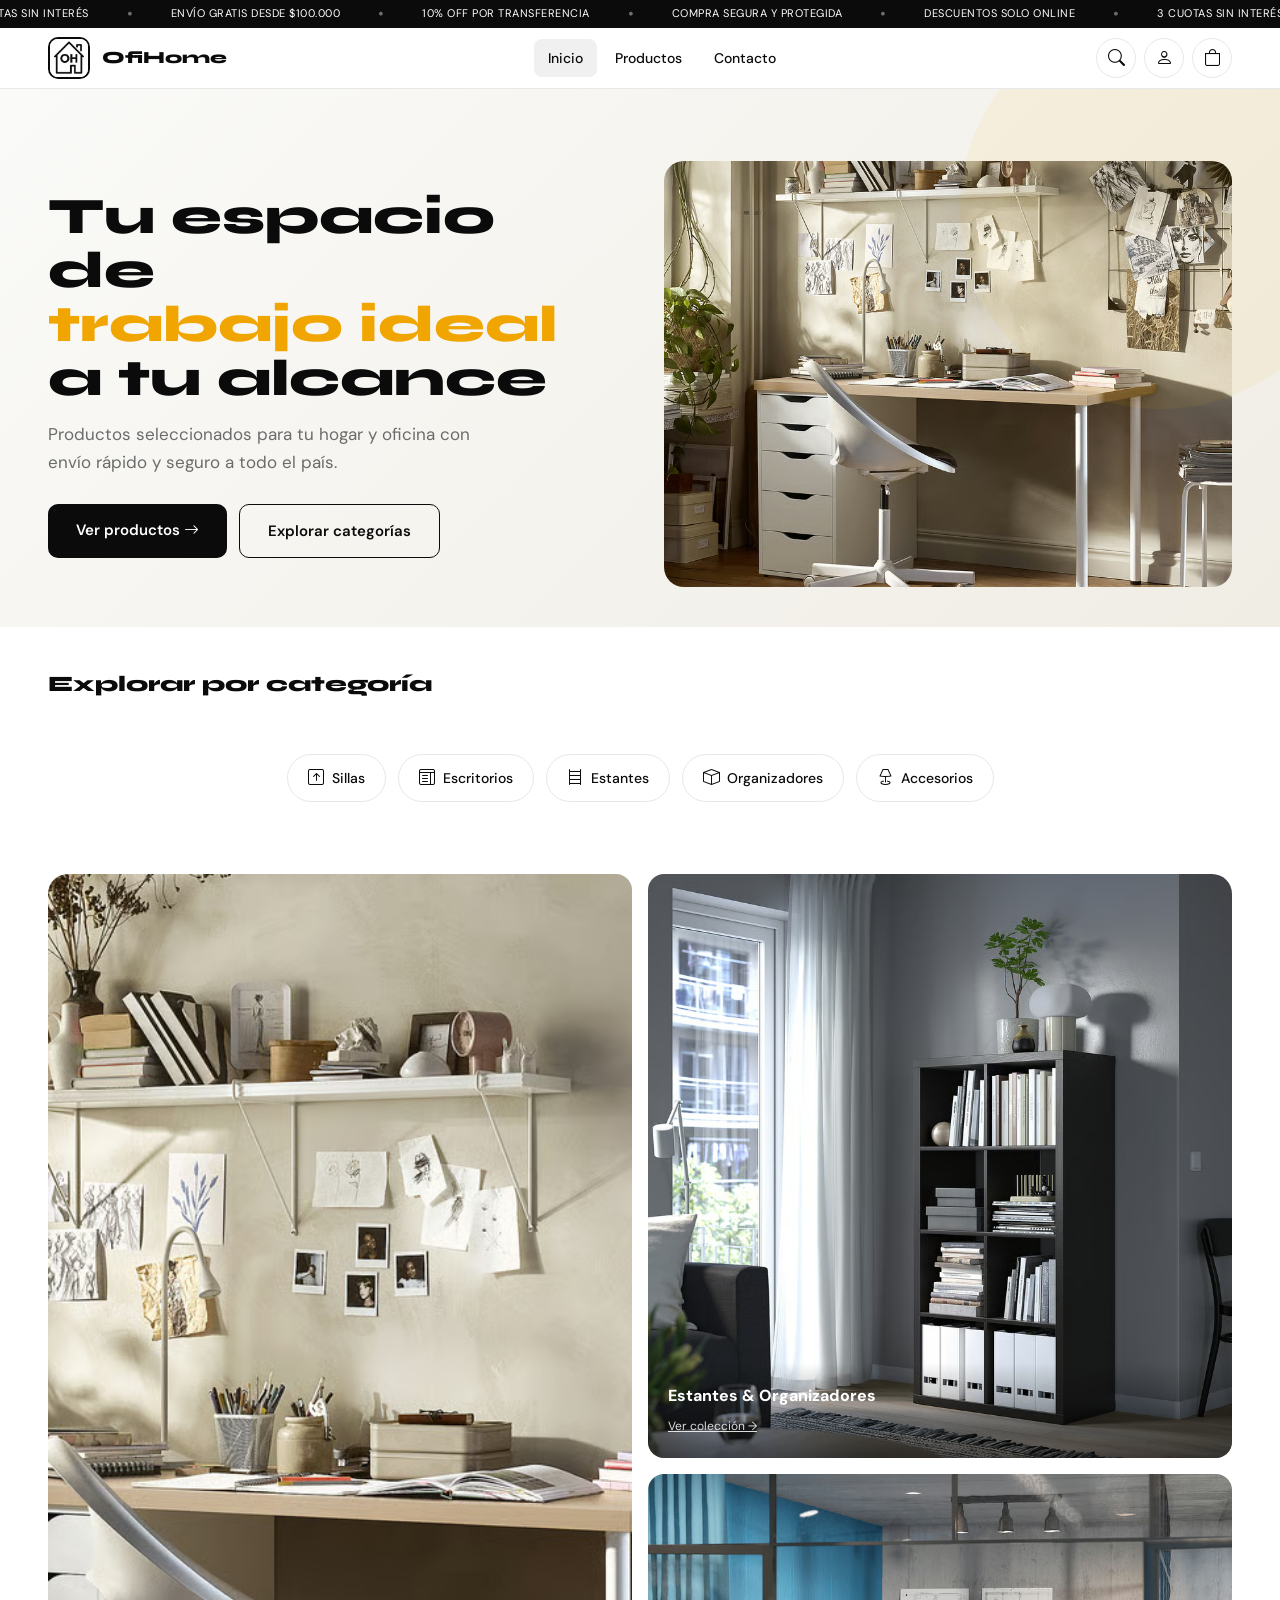
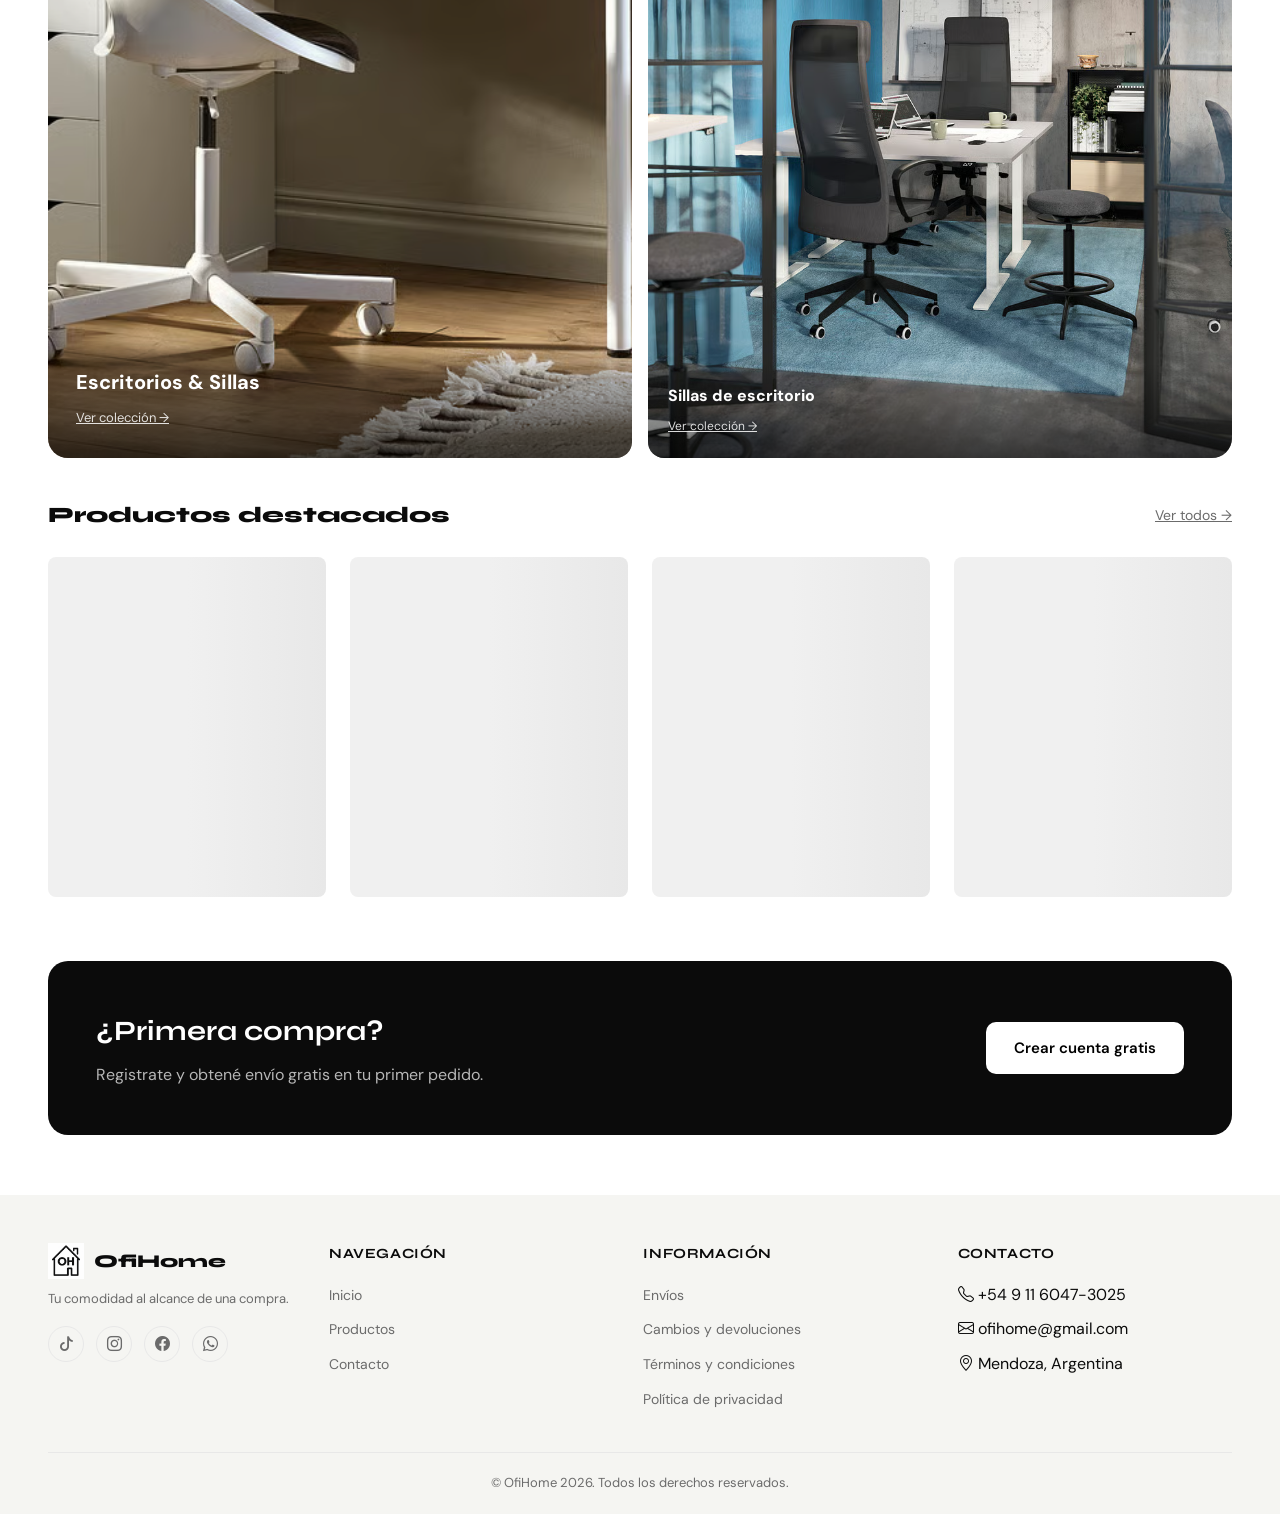
<file: index.html>
<!doctype html>
<html lang="es">
<head>
  <meta charset="utf-8" />
  <meta name="viewport" content="width=device-width, initial-scale=1" />
  <title>OfiHome — Tu comodidad al alcance de una compra</title>
  <link rel="stylesheet" href="./css/styles.css" />
  <link rel="stylesheet" href="https://cdn.jsdelivr.net/npm/bootstrap-icons@1.10.5/font/bootstrap-icons.css">
</head>
<body>

<!-- ═══ HEADER ═══════════════════════════════════════ -->
<header class="site-header">
  <div class="topbar">
    <div class="topbar-track" id="promoTrack">
      <span class="promo-item">3 CUOTAS SIN INTERÉS</span>
      <span class="promo-sep">•</span>
      <span class="promo-item">ENVÍO GRATIS DESDE $100.000</span>
      <span class="promo-sep">•</span>
      <span class="promo-item">10% OFF POR TRANSFERENCIA</span>
      <span class="promo-sep">•</span>
      <span class="promo-item">COMPRA SEGURA Y PROTEGIDA</span>
      <span class="promo-sep">•</span>
      <span class="promo-item">DESCUENTOS SOLO ONLINE</span>
      <span class="promo-sep">•</span>
    </div>
  </div>
  <div class="mainbar">
    <a class="brand" href="./index.html">
      <div class="logo-box"><img src="./imagen/logo OfiHome.png" alt="Logo"></div>
      <div class="brand-name">OfiHome</div>
    </a>
    <nav class="nav">
      <a href="./index.html" class="nav-link active">Inicio</a>
      <a href="./products.html" class="nav-link">Productos</a>
      <a href="#contacto" class="nav-link">Contacto</a>
    </nav>
    <div class="actions">
      <button class="icon-btn" id="searchBtn" title="Buscar"><i class="bi bi-search"></i></button>
      <a class="icon-btn" id="userBtn" href="./login.html" title="Mi cuenta"><i class="bi bi-person"></i></a>
      <div class="cart-wrapper">
        <a class="icon-btn" id="cartBtn" href="./cart.html" title="Carrito">
          <i class="bi bi-bag"></i>
          <span id="cartCount" class="badge" style="display:none">0</span>
        </a>
        <div class="mini-cart-panel" id="miniCartPanel">
          <div class="mini-cart-header"><i class="bi bi-bag"></i> Mi carrito</div>
          <div id="miniCart"></div>
        </div>
      </div>
    </div>
  </div>
</header>

<!-- ═══ SEARCH OVERLAY ═══════════════════════════════ -->
<div class="search-overlay" id="searchOverlay">
  <div class="search-box">
    <input type="text" id="searchInput" placeholder="Buscar productos...">
    <p class="search-hint">Presioná Enter para buscar</p>
    <button id="searchClose" style="position:absolute;top:12px;right:12px;background:none;border:none;font-size:22px;cursor:pointer;"><i class="bi bi-x"></i></button>
  </div>
</div>

<!-- ═══ HERO ══════════════════════════════════════════ -->
<section class="hero">
  <div class="hero-inner">
    <div class="hero-text">
      <h1>Tu espacio de<br><span>trabajo ideal</span><br>a tu alcance</h1>
      <p>Productos seleccionados para tu hogar y oficina con envío rápido y seguro a todo el país.</p>
      <div class="hero-actions">
        <a href="./products.html" class="btn-primary">Ver productos <i class="bi bi-arrow-right"></i></a>
        <a href="#categorias" class="btn-secondary">Explorar categorías</a>
      </div>
    </div>
    <div class="hero-img">
      <img src="./imagen/alex-escritorio-efecto.avif" alt="Escritorio OfiHome">
    </div>
  </div>
</section>

<!-- ═══ CATEGORÍAS ════════════════════════════════════ -->
<section id="categorias" style="padding:0 48px;margin-top:40px;">
  <h2 style="font-size:22px;font-weight:800;margin-bottom:20px;">Explorar por categoría</h2>
  <div class="categories-strip" id="homeCategories"></div>
</section>

<!-- ═══ BANNER ILUSTRATIVO ═══════════════════════════ -->
<section style="padding:0 48px;margin-top:40px;">
  <div style="display:grid;grid-template-columns:1fr 1fr;gap:16px;border-radius:20px;overflow:hidden;">
    <div style="position:relative;overflow:hidden;border-radius:16px;min-height:280px;background:#e8e4dc;">
      <img src="./imagen/alex-escritorio-efecto.avif" alt="Escritorios"
           style="width:100%;height:100%;object-fit:cover;display:block;">
      <div style="position:absolute;bottom:0;left:0;right:0;padding:28px;background:linear-gradient(transparent,rgba(0,0,0,.6));">
        <div style="color:#fff;font-size:20px;font-weight:800;margin-bottom:6px;">Escritorios & Sillas</div>
        <a href="./products.html?cat=2" style="font-size:13px;color:#fff;text-decoration:underline;opacity:.85;">Ver colección →</a>
      </div>
    </div>
    <div style="display:grid;grid-template-rows:1fr 1fr;gap:16px;">
      <div style="position:relative;overflow:hidden;border-radius:16px;background:#d8e8d8;">
        <img src="./imagen/kallax-estante-negro.avif" alt="Estantes"
             style="width:100%;height:100%;object-fit:cover;display:block;">
        <div style="position:absolute;bottom:0;left:0;right:0;padding:20px;background:linear-gradient(transparent,rgba(0,0,0,.6));">
          <div style="color:#fff;font-size:16px;font-weight:800;margin-bottom:4px;">Estantes & Organizadores</div>
          <a href="./products.html?cat=3" style="font-size:12px;color:#fff;text-decoration:underline;opacity:.85;">Ver colección →</a>
        </div>
      </div>
      <div style="position:relative;overflow:hidden;border-radius:16px;background:#e8dcd0;">
        <img src="./imagen/markus-silla-escritorio-vissle-gris-.avif" alt="Sillas"
             style="width:100%;height:100%;object-fit:cover;display:block;">
        <div style="position:absolute;bottom:0;left:0;right:0;padding:20px;background:linear-gradient(transparent,rgba(0,0,0,.6));">
          <div style="color:#fff;font-size:16px;font-weight:800;margin-bottom:4px;">Sillas de escritorio</div>
          <a href="./products.html?cat=1" style="font-size:12px;color:#fff;text-decoration:underline;opacity:.85;">Ver colección →</a>
        </div>
      </div>
    </div>
  </div>
</section>

<!-- ═══ PRODUCTOS DESTACADOS ════════════════════════  -->
<section style="margin-top:40px;">
  <div class="section-header">
    <h2>Productos destacados</h2>
    <a href="./products.html">Ver todos →</a>
  </div>
  <div class="products-grid" id="featuredProducts">
    <!-- Skeletons -->
    <div style="height:340px" class="skeleton"></div>
    <div style="height:340px" class="skeleton"></div>
    <div style="height:340px" class="skeleton"></div>
    <div style="height:340px" class="skeleton"></div>
  </div>
</section>

<!-- ═══ BANNER PRIMERA COMPRA ══════════════════════ -->
<section style="padding:0 48px;margin:16px 0 48px;">
  <div id="firstPurchaseBanner" style="background:#0b0b0b;color:#fff;border-radius:20px;padding:48px;display:flex;justify-content:space-between;align-items:center;gap:32px;flex-wrap:wrap;">
    <div>
      <h2 id="bannerTitle" style="font-size:28px;margin-bottom:8px;">¿Primera compra?</h2>
      <p id="bannerSubtitle" style="opacity:.7;font-size:16px;">Registrate y obtené envío gratis en tu primer pedido.</p>
    </div>
    <a id="bannerBtn" href="./login.html" class="btn-primary" style="background:#fff;color:#000;white-space:nowrap;">
      Crear cuenta gratis
    </a>
  </div>
</section>

<!-- ═══ FOOTER ════════════════════════════════════════ -->
<footer id="contacto" class="site-footer">
  <div class="footer-content">
    <div class="footer-section">
      <div style="display:flex;align-items:center;gap:10px;margin-bottom:10px;">
        <img src="./imagen/logo OfiHome.png" alt="Logo" style="width:36px;height:36px;object-fit:contain;">
        <span class="footer-brand-name">OfiHome</span>
      </div>
      <p class="brand-slogan">Tu comodidad al alcance de una compra.</p>
      <div class="social-icons">
        <a href="#"><i class="bi bi-tiktok"></i></a>
        <a href="#"><i class="bi bi-instagram"></i></a>
        <a href="#"><i class="bi bi-facebook"></i></a>
        <a href="#"><i class="bi bi-whatsapp"></i></a>
      </div>
    </div>
    <div class="footer-section">
      <h3>Navegación</h3>
      <ul>
        <li><a href="./index.html">Inicio</a></li>
        <li><a href="./products.html">Productos</a></li>
        <li><a href="#contacto">Contacto</a></li>
      </ul>
    </div>
    <div class="footer-section">
      <h3>Información</h3>
      <ul>
        <li><a href="#">Envíos</a></li>
        <li><a href="#">Cambios y devoluciones</a></li>
        <li><a href="#">Términos y condiciones</a></li>
        <li><a href="#">Política de privacidad</a></li>
      </ul>
    </div>
    <div class="footer-section">
      <h3>Contacto</h3>
      <ul>
        <li><i class="bi bi-telephone"></i> +54 9 11 6047-3025</li>
        <li><i class="bi bi-envelope"></i> ofihome@gmail.com</li>
        <li><i class="bi bi-geo-alt"></i> Mendoza, Argentina</li>
      </ul>
    </div>
  </div>
  <div class="footer-copyright">© OfiHome 2026. Todos los derechos reservados.</div>
</footer>

<script type="module">
  import { initHeader } from "./js/header.js";
  import { getProducts, getCategories, getOrders } from "./js/api.js";
  import { addToCart } from "./js/cart.js";
  import { CATEGORIES } from "./js/config.js";
  import { formatPrice, starsHtml, toast } from "./js/utils.js";
  import { getSession } from "./js/auth.js";

  initHeader();

  // Banner primera compra
  const session = getSession();
  const bannerTitle = document.getElementById("bannerTitle");
  const bannerSubtitle = document.getElementById("bannerSubtitle");
  const bannerBtn = document.getElementById("bannerBtn");
  if (session && session.role === "client") {
    try {
      const orders = await getOrders({ limit: 1000 });
      const myOrders = orders.filter(o => o.client_id === session.id_key);
      if (myOrders.length === 0) {
        // Primera compra: mostrar envío gratis
        bannerTitle.textContent = `¡Hola ${session.name}! Tu primera compra tiene envío GRATIS 🎉`;
        bannerSubtitle.textContent = "Aprovechá este beneficio exclusivo para nuevos clientes.";
        bannerBtn.textContent = "Comprar ahora";
        bannerBtn.href = "./products.html";
      } else {
        // Ya compró antes
        bannerTitle.textContent = `Bienvenido de vuelta, ${session.name}`;
        bannerSubtitle.textContent = "Seguís teniendo acceso a las mejores ofertas online.";
        bannerBtn.textContent = "Ver productos";
        bannerBtn.href = "./products.html";
      }
    } catch(e) {}
  }

  // Categorías
  const catEl = document.getElementById("homeCategories");
  catEl.innerHTML = CATEGORIES.filter(c => c.id !== null).map(c => `
    <a href="./products.html?cat=${c.id}" class="cat-chip">
      <i class="bi ${c.icon}"></i> ${c.label}
    </a>`).join("");

  // Productos destacados
  const grid = document.getElementById("featuredProducts");
  try {
    const cats = await getCategories();
    const catMap = Object.fromEntries(cats.map(c => [c.id_key, c.name]));
    const prods = await getProducts({ limit: 8 });
    if (!prods.length) {
      grid.innerHTML = `<div class="empty-state" style="grid-column:1/-1"><i class="bi bi-inbox"></i><h3>Sin productos aún</h3><p>El administrador aún no cargó productos.</p></div>`;
    } else {
      grid.innerHTML = prods.map(p => productCardHtml(p, catMap)).join("");
      grid.querySelectorAll(".btn-add-cart").forEach(btn => {
        btn.addEventListener("click", () => {
          const p = prods.find(x => x.id_key == btn.dataset.id);
          if (p) { addToCart(p); toast(`${p.name} agregado al carrito`, "success"); }
        });
      });
    }
  } catch(e) {
    grid.innerHTML = `<div class="empty-state" style="grid-column:1/-1"><i class="bi bi-exclamation-circle"></i><h3>Error al cargar productos</h3><p>Error de conexión. Intentá recargar la página.</p></div>`;
  }

  function productCardHtml(p, catMap) {
    const catName = catMap[p.category_id] || "Producto";
    const stockClass = p.stock === 0 ? "out" : p.stock < 5 ? "low" : "";
    const stockLabel = p.stock === 0 ? "Sin stock" : p.stock < 5 ? `¡Últimas ${p.stock}!` : `Stock: ${p.stock}`;
    const disabled = p.stock === 0 ? "disabled" : "";
    const imgUrl = p.image_url ? p.image_url.split(",")[0].trim() : "";
    return `
      <div class="product-card">
        <div class="product-card-img">
          <img src="${imgUrl}" alt="${p.name}" loading="lazy"
              onerror="this.src=''">
          <span class="stock-badge ${stockClass}">${stockLabel}</span>
        </div>
        <div class="product-card-body">
          <div class="product-cat">${catName}</div>
          <a href="./product-detail.html?id=${p.id_key}"><div class="product-name">${p.name}</div></a>
          <div class="product-rating">
            <span class="stars">★★★★☆</span>
            <span class="rating-count">(12)</span>
          </div>
          <div class="product-price">${formatPrice(p.price)}</div>
          <button class="btn-add-cart" data-id="${p.id_key}" ${disabled}>
            <i class="bi bi-bag-plus"></i>
            ${p.stock === 0 ? "Sin stock" : "Agregar al carrito"}
          </button>
        </div>
      </div>`;
  }
</script>
</body>
</html>
</file>
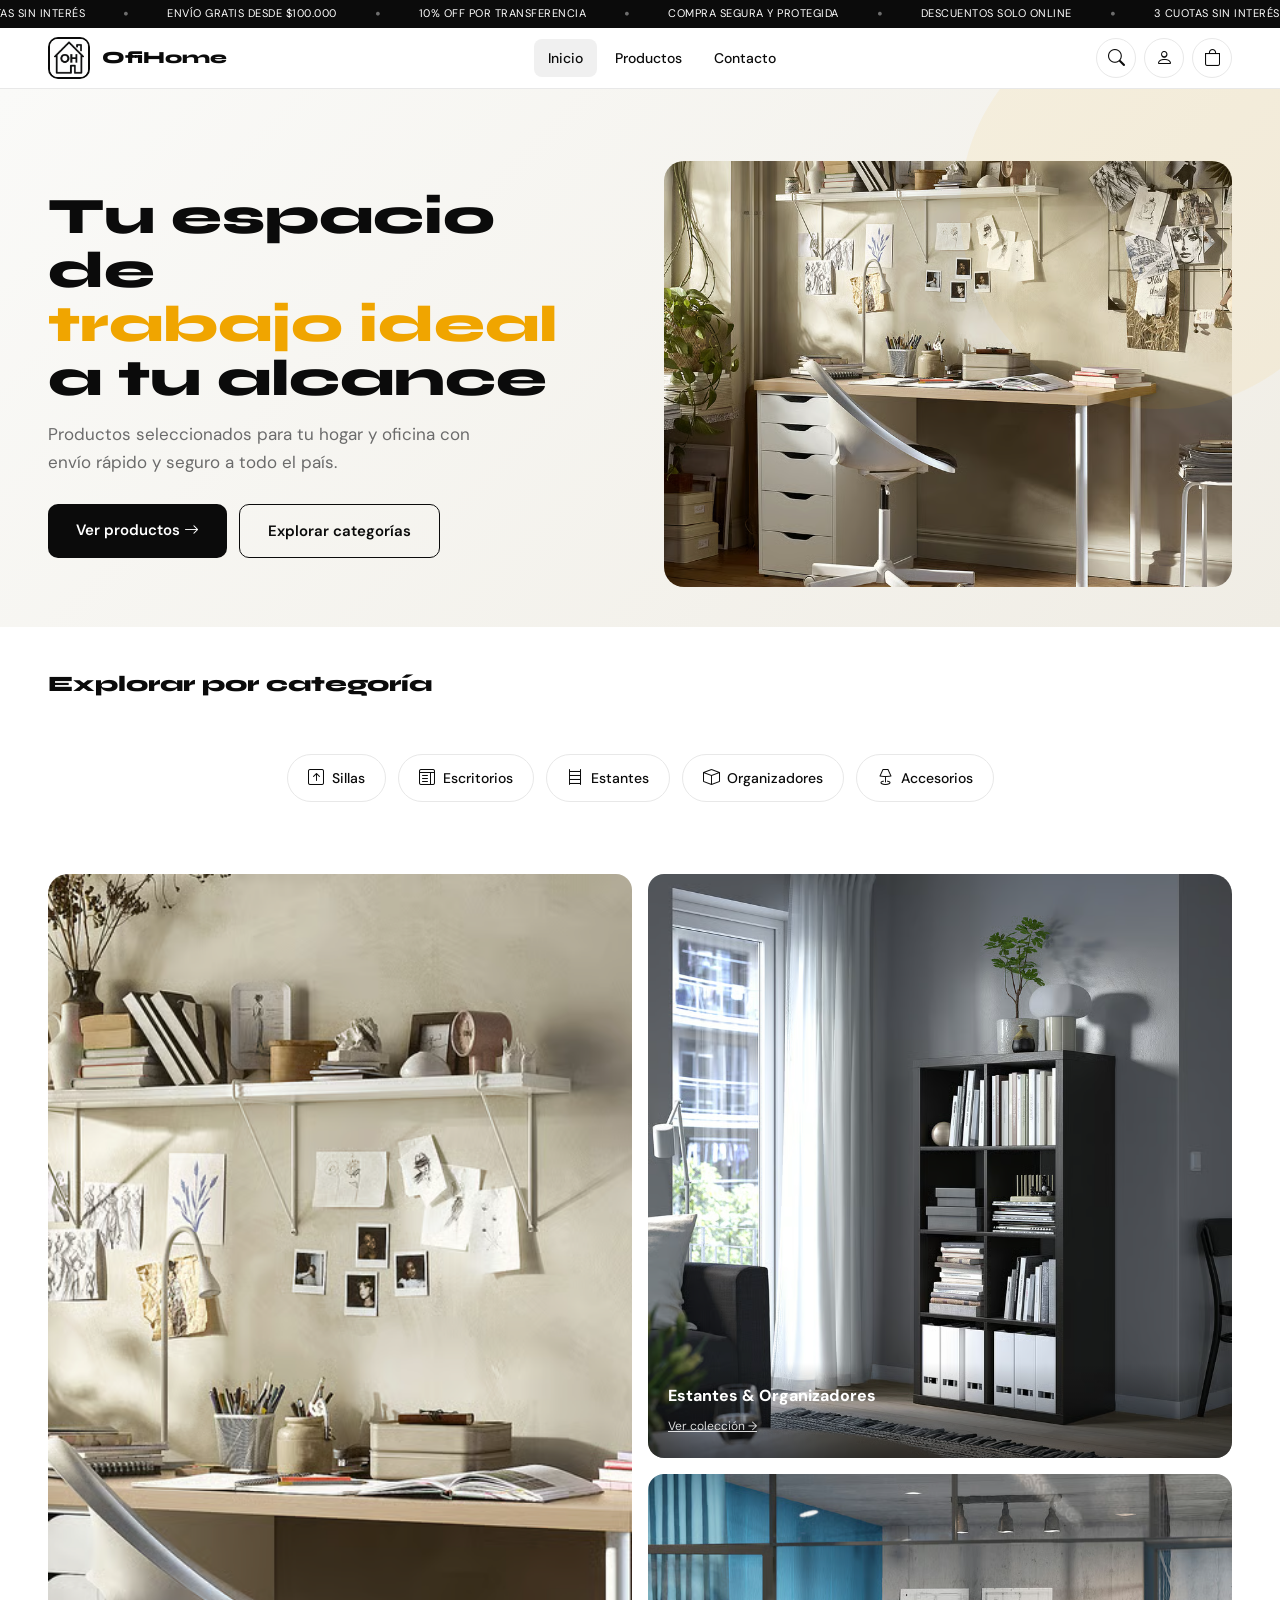
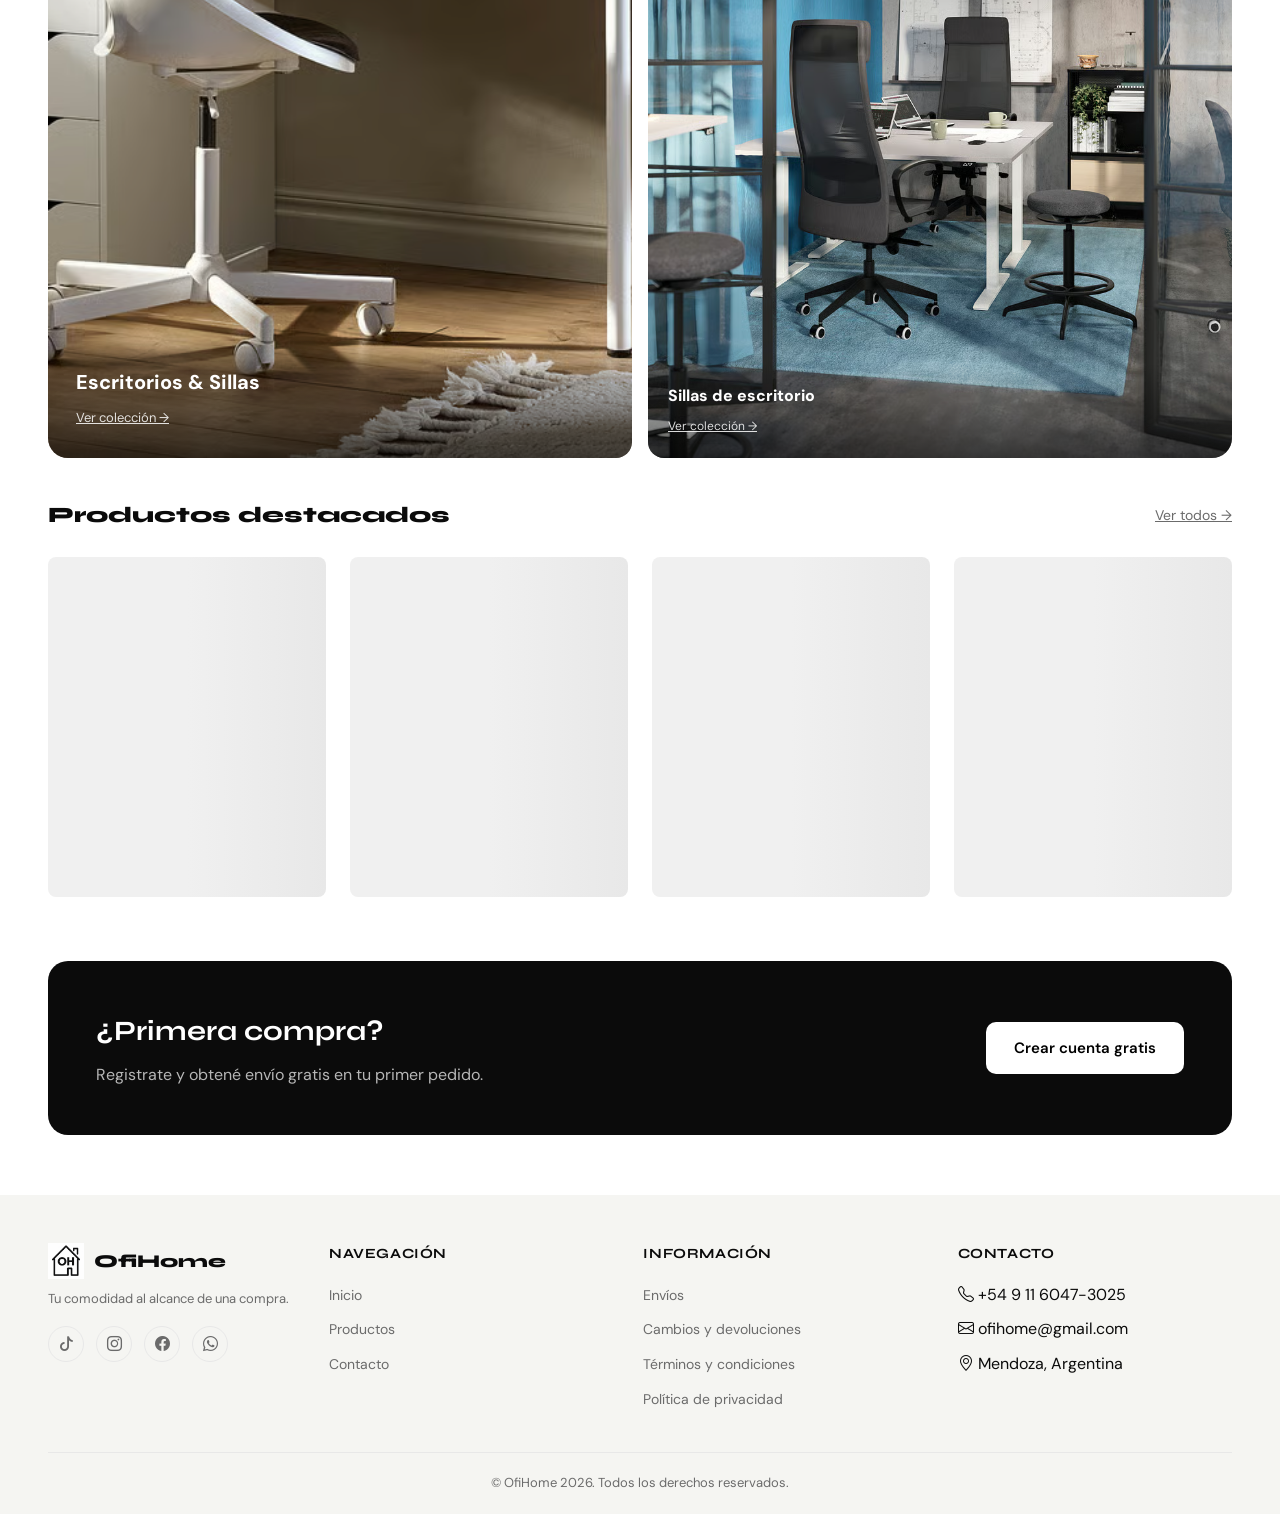
<file: admin/index.html>
<!doctype html>
<html lang="es">
<head>
  <meta charset="utf-8"/><meta name="viewport" content="width=device-width,initial-scale=1"/>
  <title>OfiHome Admin — Dashboard</title>
  <link rel="stylesheet" href="../css/styles.css"/>
  <link rel="stylesheet" href="https://cdn.jsdelivr.net/npm/bootstrap-icons@1.10.5/font/bootstrap-icons.css">
</head>
<body>
<div class="admin-layout">

  <!-- SIDEBAR -->
  <aside class="admin-sidebar">
    <div class="admin-sidebar-brand">
      <div class="logo-box" style="width:36px;height:36px;border:2px solid #fff;border-radius:8px;overflow:hidden;">
        <img src="../imagen/logo OfiHome.png" alt="Logo">
      </div>
      <span>OfiHome Admin</span>
    </div>
    <nav class="admin-nav">
      <a href="./index.html" class="active"><i class="bi bi-speedometer2"></i> Dashboard</a>
      <a href="./products.html"><i class="bi bi-box-seam"></i> Productos</a>
      <a href="./orders.html"><i class="bi bi-bag-check"></i> Pedidos</a>
      <a href="./clients.html"><i class="bi bi-people"></i> Clientes</a>
      <a href="./categories.html"><i class="bi bi-tags"></i> Categorías</a>
      <a href="../index.html" style="margin-top:auto;border-top:1px solid rgba(255,255,255,.1);padding-top:16px;">
        <i class="bi bi-arrow-left"></i> Ver tienda
      </a>
      <a href="#" id="logoutBtn"><i class="bi bi-box-arrow-right"></i> Cerrar sesión</a>
    </nav>
  </aside>

  <!-- MAIN -->
  <main class="admin-main">
    <h1>Dashboard</h1>

    <div class="stats-grid" id="statsGrid">
      <div class="stat-card"><div class="stat-card-icon blue"><i class="bi bi-box-seam"></i></div><div class="stat-label">Productos</div><div class="stat-value" id="statProducts">—</div></div>
      <div class="stat-card"><div class="stat-card-icon green"><i class="bi bi-bag-check"></i></div><div class="stat-label">Pedidos</div><div class="stat-value" id="statOrders">—</div></div>
      <div class="stat-card"><div class="stat-card-icon orange"><i class="bi bi-people"></i></div><div class="stat-label">Clientes</div><div class="stat-value" id="statClients">—</div></div>
      <div class="stat-card"><div class="stat-card-icon purple"><i class="bi bi-currency-dollar"></i></div><div class="stat-label">Ingresos totales</div><div class="stat-value" id="statRevenue">—</div></div>
    </div>

    <div style="display:grid;grid-template-columns:1fr 1fr;gap:20px;margin-bottom:24px;">
      <!-- Pedidos recientes -->
      <div class="admin-table-container">
        <div class="admin-table-header">
          <h3>Pedidos recientes</h3>
          <a href="./orders.html" style="font-size:13px;color:#666;">Ver todos →</a>
        </div>
        <table>
          <thead><tr><th>#</th><th>Cliente</th><th>Total</th><th>Estado</th></tr></thead>
          <tbody id="recentOrders"><tr><td colspan="4" style="text-align:center;padding:20px;color:#999;">Cargando...</td></tr></tbody>
        </table>
        <div style="text-align:center;padding:10px;"><button id="verMasOrders" style="display:none;background:none;border:1.5px solid #e8e8e8;border-radius:8px;padding:8px 20px;cursor:pointer;font-size:13px;color:#666;">Ver más pedidos ↓</button></div>
      </div>

      <!-- Stock bajo -->
      <div class="admin-table-container">
        <div class="admin-table-header">
          <h3>Stock bajo</h3>
          <a href="./products.html" style="font-size:13px;color:#666;">Gestionar →</a>
        </div>
        <table>
          <thead><tr><th>Producto</th><th>Stock</th><th>Precio</th></tr></thead>
          <tbody id="lowStock"><tr><td colspan="3" style="text-align:center;padding:20px;color:#999;">Cargando...</td></tr></tbody>
        </table>
        <div style="text-align:center;padding:10px;"><button id="verMasStock" style="display:none;background:none;border:1.5px solid #e8e8e8;border-radius:8px;padding:8px 20px;cursor:pointer;font-size:13px;color:#666;">Ver más productos ↓</button></div>
      </div>
    </div>

    <!-- Distribución por estado -->
    <div class="admin-table-container">
      <div class="admin-table-header"><h3>Estado de pedidos</h3></div>
      <div style="padding:20px;display:flex;gap:16px;flex-wrap:wrap;" id="orderStats"></div>
    </div>
  </main>
</div>

<script type="module">
  import { requireAdmin, clearSession } from "../js/auth.js";
  import { getProducts, getOrders, getClients } from "../js/api.js";
  import { formatPrice, formatDate } from "../js/utils.js";
  import { ORDER_STATUS } from "../js/config.js";

  requireAdmin();

  document.getElementById("logoutBtn").addEventListener("click", (e) => {
    e.preventDefault(); clearSession(); window.location.href = "../index.html";
  });

  try {
    const [products, orders, clients] = await Promise.all([
      getProducts({ limit: 1000 }), getOrders({ limit: 1000 }), getClients({ limit: 1000 })
    ]);

    const revenue = orders.reduce((s, o) => s + o.total, 0);
    document.getElementById("statProducts").textContent = products.length;
    document.getElementById("statOrders").textContent = orders.length;
    document.getElementById("statClients").textContent = clients.length;
    document.getElementById("statRevenue").textContent = formatPrice(revenue);

    // Pedidos recientes
    const tbody = document.getElementById("recentOrders");
    const allRecent = [...orders].reverse();
    let showOrders = 10;
    function renderRecentOrders() {
      const visible = allRecent.slice(0, showOrders);
      tbody.innerHTML = visible.length ? visible.map(o => {
        const client = clients.find(c => c.id_key === o.client_id);
        return `<tr>
          <td><strong>#${o.id_key}</strong></td>
          <td>${client ? `${client.name} ${client.lastname}` : `Cliente #${o.client_id}`}</td>
          <td>${formatPrice(o.total)}</td>
          <td><span class="order-status-badge status-${o.status}">${ORDER_STATUS[o.status]}</span></td>
        </tr>`;
      }).join("") : `<tr><td colspan="4" style="text-align:center;color:#999;padding:20px;">Sin pedidos</td></tr>`;
      const verMasOrders = document.getElementById("verMasOrders");
      if (verMasOrders) verMasOrders.style.display = showOrders >= allRecent.length ? "none" : "";
    }
    renderRecentOrders();
    document.getElementById("verMasOrders")?.addEventListener("click", () => { showOrders += 10; renderRecentOrders(); });

    // Stock bajo
    const low = products.filter(p => p.stock <= 5).sort((a,b) => a.stock - b.stock);
    let showStock = 10;
    function renderLowStock() {
      const visible = low.slice(0, showStock);
      document.getElementById("lowStock").innerHTML = visible.length ? visible.map(p => `
        <tr>
          <td>${p.name}</td>
          <td><span class="order-status-badge ${p.stock===0?"status-4":"status-1"}">${p.stock}</span></td>
          <td>${formatPrice(p.price)}</td>
        </tr>`).join("") : `<tr><td colspan="3" style="text-align:center;color:#2d7a3a;padding:20px;">✓ Todo bien</td></tr>`;
      const verMasStock = document.getElementById("verMasStock");
      if (verMasStock) verMasStock.style.display = showStock >= low.length ? "none" : "";
    }
    renderLowStock();
    document.getElementById("verMasStock")?.addEventListener("click", () => { showStock += 10; renderLowStock(); });

    // Stats de estado
    const statusCount = {};
    orders.forEach(o => { statusCount[o.status] = (statusCount[o.status] || 0) + 1; });
    const colors = { 1: "#fff8e1", 2: "#e3f2fd", 3: "#e8f5e9", 4: "#fce4ec" };
    const textColors = { 1: "#c57a00", 2: "#1565c0", 3: "#2d7a3a", 4: "#e53e3e" };
    document.getElementById("orderStats").innerHTML = Object.entries(ORDER_STATUS).map(([k,v]) => `
      <div style="background:${colors[k]};border-radius:12px;padding:20px 28px;text-align:center;">
        <div style="font-size:32px;font-weight:800;color:${textColors[k]};">${statusCount[k]||0}</div>
        <div style="font-size:13px;color:${textColors[k]};margin-top:4px;">${v}</div>
      </div>`).join("");
  } catch(e) {
    console.error(e);
  }
</script>
</body>
</html>
</file>
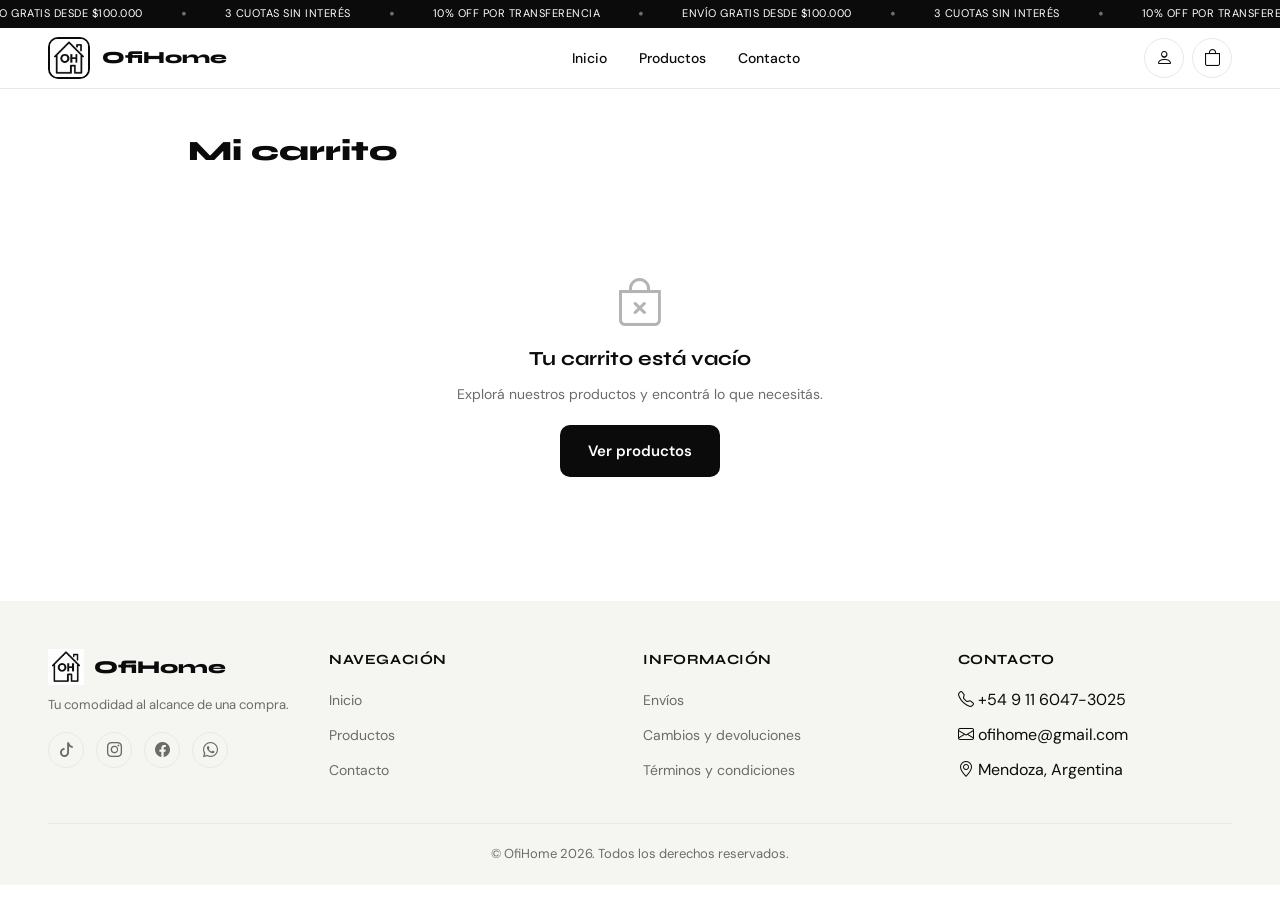
<file: cart.html>
<!doctype html>
<html lang="es">
<head>
  <meta charset="utf-8"/><meta name="viewport" content="width=device-width, initial-scale=1"/>
  <title>OfiHome — Carrito</title>
  <link rel="stylesheet" href="./css/styles.css"/>
  <link rel="stylesheet" href="https://cdn.jsdelivr.net/npm/bootstrap-icons@1.10.5/font/bootstrap-icons.css">
</head>
<body>
<header class="site-header">
  <div class="topbar"><div class="topbar-track" id="promoTrack">
    <span class="promo-item">ENVÍO GRATIS DESDE $100.000</span><span class="promo-sep">•</span>
    <span class="promo-item">3 CUOTAS SIN INTERÉS</span><span class="promo-sep">•</span>
    <span class="promo-item">10% OFF POR TRANSFERENCIA</span><span class="promo-sep">•</span>
  </div></div>
  <div class="mainbar">
    <a class="brand" href="./index.html"><div class="logo-box"><img src="./imagen/logo OfiHome.png" alt="Logo"></div><div class="brand-name">OfiHome</div></a>
    <nav class="nav">
      <a href="./index.html" class="nav-link">Inicio</a>
      <a href="./products.html" class="nav-link">Productos</a>
      <a href="./index.html#contacto" class="nav-link">Contacto</a>
    </nav>
    <div class="actions">
      <a class="icon-btn" id="userBtn" href="./login.html"><i class="bi bi-person"></i></a>
      <div class="cart-wrapper">
        <a class="icon-btn" id="cartBtn" href="./cart.html"><i class="bi bi-bag"></i><span id="cartCount" class="badge" style="display:none">0</span></a>
        <div class="mini-cart-panel" id="miniCartPanel"><div class="mini-cart-header"><i class="bi bi-bag"></i> Mi carrito</div><div id="miniCart"></div></div>
      </div>
    </div>
  </div>
</header>

<div class="cart-page">
  <h1>Mi carrito</h1>
  <div id="cartContent"></div>
</div>

<footer class="site-footer">
  <div class="footer-content">
    <div class="footer-section">
      <div style="display:flex;align-items:center;gap:10px;margin-bottom:10px;">
        <img src="./imagen/logo OfiHome.png" alt="Logo" style="width:36px;height:36px;object-fit:contain;">
        <span class="footer-brand-name">OfiHome</span>
      </div>
      <p class="brand-slogan">Tu comodidad al alcance de una compra.</p>
      <div class="social-icons">
        <a href="#"><i class="bi bi-tiktok"></i></a>
        <a href="#"><i class="bi bi-instagram"></i></a>
        <a href="#"><i class="bi bi-facebook"></i></a>
        <a href="#"><i class="bi bi-whatsapp"></i></a>
      </div>
    </div>
    <div class="footer-section">
      <h3>Navegación</h3>
      <ul>
        <li><a href="./index.html">Inicio</a></li>
        <li><a href="./products.html">Productos</a></li>
        <li><a href="./index.html#contacto">Contacto</a></li>
      </ul>
    </div>
    <div class="footer-section">
      <h3>Información</h3>
      <ul>
        <li><a href="#">Envíos</a></li>
        <li><a href="#">Cambios y devoluciones</a></li>
        <li><a href="#">Términos y condiciones</a></li>
      </ul>
    </div>
    <div class="footer-section">
      <h3>Contacto</h3>
      <ul>
        <li><i class="bi bi-telephone"></i> +54 9 11 6047-3025</li>
        <li><i class="bi bi-envelope"></i> ofihome@gmail.com</li>
        <li><i class="bi bi-geo-alt"></i> Mendoza, Argentina</li>
      </ul>
    </div>
  </div>
  <div class="footer-copyright">© OfiHome 2026. Todos los derechos reservados.</div>
</footer>

<script type="module">
  import { initHeader } from "./js/header.js";
  import { getCart, removeFromCart, updateQty, getCartTotal } from "./js/cart.js";
  import { formatPrice } from "./js/utils.js";

  initHeader();
  renderCart();

  function renderCart() {
    const cart = getCart();
    const el = document.getElementById("cartContent");

    if (!cart.length) {
      el.innerHTML = `
        <div class="empty-state">
          <i class="bi bi-bag-x"></i>
          <h3>Tu carrito está vacío</h3>
          <p>Explorá nuestros productos y encontrá lo que necesitás.</p>
          <a href="./products.html" class="btn-primary" style="display:inline-block;margin-top:20px;">Ver productos</a>
        </div>`;
      return;
    }

    const subtotal = getCartTotal();
    const shipping = subtotal >= 100000 ? 0 : 5000;
    const total = subtotal + shipping;

    el.innerHTML = `
      <div class="cart-layout">
        <div class="cart-items-list" id="cartItems">
          ${cart.map(item => {
            const img = item.image_url ? item.image_url.split(",")[0].trim() : "";
            const colorHtml = item.color ? `<div style="font-size:12px;color:#888;margin-top:2px;">Color: ${item.color}</div>` : "";
            return `
            <div class="cart-item" data-id="${item.id_key}">
              <div class="cart-item-img">
                ${img ? `<img src="${img}" alt="${item.name}" onerror="this.style.display='none'">` : `<div style="width:80px;height:80px;background:#f5f5f5;border-radius:10px;"></div>`}
              </div>
              <div style="flex:1;">
                <div class="cart-item-name">${item.name}</div>
                ${colorHtml}
                <div class="cart-item-price">${formatPrice(item.price)} c/u</div>
              </div>
              <div class="qty-control">
                <button class="qty-btn" data-action="minus" data-id="${item.id_key}">−</button>
                <input type="number" class="qty-input" value="${item.qty}" min="1" max="${item.stock}" data-id="${item.id_key}"
                  style="width:48px;text-align:center;border:none;outline:none;font-size:15px;font-weight:600;">
                <button class="qty-btn" data-action="plus" data-id="${item.id_key}" ${item.qty >= item.stock ? "disabled" : ""}>+</button>
              </div>
              <div style="display:flex;align-items:center;gap:16px;">
                <div class="cart-item-subtotal">${formatPrice(item.price * item.qty)}</div>
                <button class="cart-item-remove" data-id="${item.id_key}" title="Eliminar">
                  <i class="bi bi-trash3"></i>
                </button>
              </div>
            </div>`;
          }).join("")}
        </div>

        <div class="order-summary">
          <h3>Resumen del pedido</h3>
          <div class="summary-row"><span>Subtotal</span><span>${formatPrice(subtotal)}</span></div>

          <!-- Código postal para calcular envío -->
          <div style="margin:12px 0;">
            <label style="font-size:13px;font-weight:600;color:#6b6b6b;display:block;margin-bottom:6px;">
              Calcular envío
            </label>
            <div style="display:flex;gap:8px;">
              <input type="text" id="postalCode" placeholder="Código postal" maxlength="8"
                style="flex:1;padding:9px 12px;border:1.5px solid #e8e8e8;border-radius:8px;font-size:13px;outline:none;">
              <button id="calcShipping"
                style="padding:9px 14px;background:#000;color:#fff;border:none;border-radius:8px;font-size:13px;cursor:pointer;font-weight:600;">
                Calcular
              </button>
            </div>
            <div id="shippingResult" style="font-size:12px;color:#666;margin-top:6px;"></div>
          </div>

          <div class="summary-row">
            <span>Envío</span>
            <span id="shippingDisplay">${shipping === 0 ? '<strong style="color:green">GRATIS</strong>' : formatPrice(shipping)}</span>
          </div>
          ${subtotal < 100000 ? `<div style="font-size:12px;color:#999;margin-bottom:8px;">Agregá ${formatPrice(100000 - subtotal)} más para envío gratis</div>` : ""}
          <div class="summary-row total"><span>Total</span><span>${formatPrice(total)}</span></div>

          <div style="display:flex;flex-direction:column;gap:12px;margin-top:20px;">
            <a href="./checkout.html" class="btn-checkout" style="text-align:center;">Continuar con la compra</a>
            <a href="./products.html" class="btn-secondary" style="display:block;text-align:center;padding:12px;border-radius:10px;font-size:14px;">Seguir comprando</a>
          </div>
        </div>
      </div>`;

    // Calcular envío por código postal
    document.getElementById("calcShipping").addEventListener("click", () => {
      const cp = document.getElementById("postalCode").value.trim();
      const result = document.getElementById("shippingResult");
      if (!cp || cp.length < 4) {
        result.textContent = "Ingresá un código postal válido.";
        result.style.color = "#e53e3e";
        return;
      }
      // Simulación: CP que empiece con 5 = Mendoza = gratis si subtotal >= 50000
      const cpNum = parseInt(cp);
      let shippingMsg = "";
      if (subtotal >= 100000) {
        shippingMsg = "✓ Envío GRATIS para tu zona";
        result.style.color = "green";
      } else if (cpNum >= 5000 && cpNum <= 5999) {
        shippingMsg = "✓ Envío a Mendoza: $3.000";
        result.style.color = "green";
      } else if (cpNum >= 1000 && cpNum <= 1999) {
        shippingMsg = "Envío a CABA: $5.000";
        result.style.color = "#666";
      } else {
        shippingMsg = "Envío al interior: $7.000";
        result.style.color = "#666";
      }
      result.textContent = shippingMsg;
    });

    // Eventos qty y remove
    el.querySelectorAll(".cart-item-remove").forEach(btn => {
      btn.addEventListener("click", () => { removeFromCart(parseInt(btn.dataset.id)); renderCart(); });
    });
    el.querySelectorAll(".qty-btn").forEach(btn => {
      btn.addEventListener("click", () => {
        const id = parseInt(btn.dataset.id);
        const item = cart.find(i => i.id_key === id);
        if (!item) return;
        const newQty = btn.dataset.action === "plus" ? item.qty + 1 : item.qty - 1;
        updateQty(id, newQty);
        renderCart();
      });
    });
    el.querySelectorAll(".qty-input").forEach(inp => {
      inp.addEventListener("change", () => {
        updateQty(parseInt(inp.dataset.id), parseInt(inp.value) || 1);
        renderCart();
      });
    });
  }
</script>
</body>
</html>
</file>
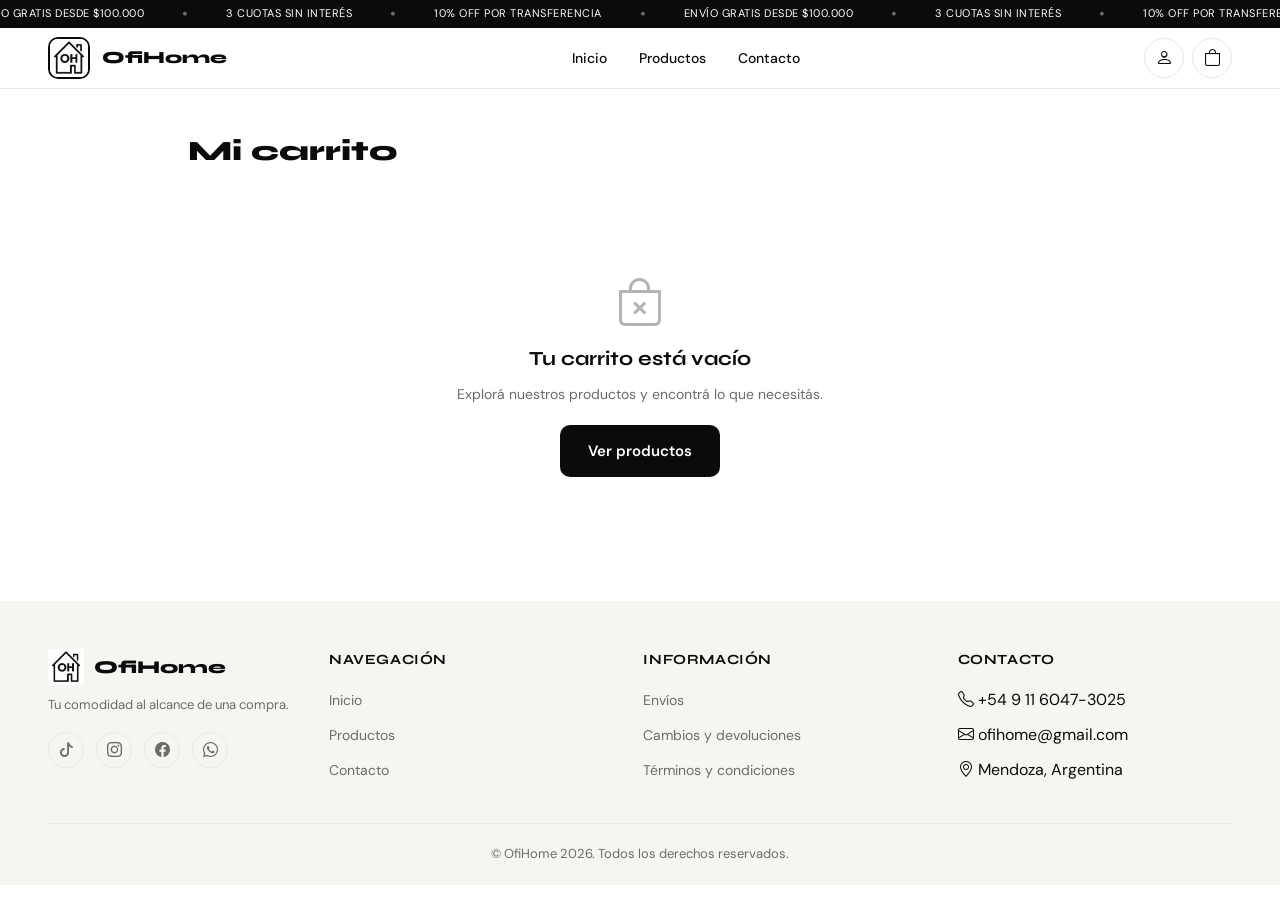
<file: checkout.html>
<!doctype html>
<html lang="es">
<head>
  <meta charset="utf-8"/><meta name="viewport" content="width=device-width,initial-scale=1"/>
  <title>OfiHome — Checkout</title>
  <link rel="stylesheet" href="./css/styles.css"/>
  <link rel="stylesheet" href="https://cdn.jsdelivr.net/npm/bootstrap-icons@1.10.5/font/bootstrap-icons.css">
</head>
<body>
<header class="site-header">
  <div class="mainbar" style="grid-template-columns:auto 1fr auto;">
    <a class="brand" href="./index.html"><div class="logo-box"><img src="./imagen/logo OfiHome.png" alt="Logo"></div><div class="brand-name">OfiHome</div></a>
    <div style="text-align:center;font-size:13px;color:#999;">Compra segura <i class="bi bi-shield-lock-fill" style="color:#2d7a3a;"></i></div>
    <a href="./cart.html" style="font-size:13px;color:#666;text-decoration:none;"><i class="bi bi-arrow-left"></i> Volver al carrito</a>
  </div>
</header>

<div class="checkout-page">
  <h1>Finalizar compra</h1>
  <div id="checkoutContent"></div>
</div>

<footer class="site-footer" style="margin-top:60px;">
  <div class="footer-content">
    <div class="footer-section">
      <div style="display:flex;align-items:center;gap:10px;margin-bottom:10px;">
        <img src="./imagen/logo OfiHome.png" alt="Logo" style="width:36px;height:36px;object-fit:contain;">
        <span class="footer-brand-name">OfiHome</span>
      </div>
      <p class="brand-slogan">Tu comodidad al alcance de una compra.</p>
    </div>
    <div class="footer-section">
      <h3>Navegación</h3>
      <ul>
        <li><a href="./index.html">Inicio</a></li>
        <li><a href="./products.html">Productos</a></li>
      </ul>
    </div>
    <div class="footer-section">
      <h3>Contacto</h3>
      <ul>
        <li><i class="bi bi-envelope"></i> ofihome@gmail.com</li>
        <li><i class="bi bi-geo-alt"></i> Mendoza, Argentina</li>
      </ul>
    </div>
  </div>
  <div class="footer-copyright">© OfiHome 2026. Todos los derechos reservados.</div>
</footer>

<script type="module">
  import { getCart, getCartTotal, clearCart } from "./js/cart.js";
  import { getSession, requireLogin } from "./js/auth.js";
  import { createBill, createOrder, createOrderDetail, createAddress } from "./js/api.js";
  import { formatPrice, toast } from "./js/utils.js";
  import { initHeader } from "./js/header.js";

  requireLogin("./login.html");
  initHeader();

  const cart = getCart();
  if (!cart.length) { window.location.href = "./cart.html"; }

  const session = getSession();
  const subtotal = getCartTotal();
  const shipping = subtotal >= 100000 ? 0 : 5000;
  const total = subtotal + shipping;

  document.getElementById("checkoutContent").innerHTML = `
    <div class="checkout-layout">
      <div>
        <div class="checkout-step">
          <div class="step-title">1. Datos personales</div>
          <div class="form-grid">
            <div class="form-group"><label>Nombre</label><input type="text" id="chkName" value="${session.name}" required></div>
            <div class="form-group"><label>Apellido</label><input type="text" id="chkLastname" value="${session.lastname || ""}" required></div>
            <div class="form-group span2"><label>Email</label><input type="email" id="chkEmail" value="${session.email}" required></div>
          </div>
        </div>

        <div class="checkout-step">
          <div class="step-title">2. Dirección de entrega</div>
          <div class="form-grid">
            <div class="form-group"><label>Calle</label><input type="text" id="chkStreet" placeholder="Av. Rivadavia" required></div>
            <div class="form-group"><label>Número</label><input type="text" id="chkNumber" placeholder="1234" required></div>
            <div class="form-group span2"><label>Ciudad</label><input type="text" id="chkCity" placeholder="Mendoza" required></div>
          </div>
        </div>

        <div class="checkout-step">
          <div class="step-title">3. Método de entrega</div>
          <div style="display:flex;flex-direction:column;gap:12px;">
            <label style="display:flex;align-items:center;gap:12px;padding:14px;border:2px solid #e8e8e8;border-radius:10px;cursor:pointer;">
              <input type="radio" name="delivery" value="1"> <i class="bi bi-car-front" style="font-size:20px;"></i>
              <div><strong>Drive-thru</strong><br><span style="font-size:13px;color:#999;">Retirás con tu auto</span></div>
            </label>
            <label style="display:flex;align-items:center;gap:12px;padding:14px;border:2px solid #e8e8e8;border-radius:10px;cursor:pointer;">
              <input type="radio" name="delivery" value="2"> <i class="bi bi-shop" style="font-size:20px;"></i>
              <div><strong>Retiro en tienda</strong><br><span style="font-size:13px;color:#999;">Retirás vos mismo</span></div>
            </label>
            <label style="display:flex;align-items:center;gap:12px;padding:14px;border:2px solid #e8e8e8;border-radius:10px;cursor:pointer;">
              <input type="radio" name="delivery" value="3" checked> <i class="bi bi-truck" style="font-size:20px;"></i>
              <div><strong>Envío a domicilio</strong><br><span style="font-size:13px;color:#999;">${shipping===0?"<span style='color:green;font-weight:600;'>GRATIS</span>":formatPrice(shipping)}</span></div>
            </label>
          </div>
        </div>

        <div class="checkout-step">
          <div class="step-title">4. Método de pago</div>
          <div class="payment-options">
            <div class="pay-option selected" id="payCard" data-pay="card">
              <i class="bi bi-credit-card"></i> Tarjeta
            </div>
            <div class="pay-option" id="payCash" data-pay="cash">
              <i class="bi bi-cash-coin"></i> Efectivo
            </div>
          </div>

          <!-- Formulario tarjeta -->
          <div id="cardForm" style="margin-top:20px;display:flex;flex-direction:column;gap:14px;">
            <div class="form-group">
              <label style="font-size:13px;font-weight:600;color:#6b6b6b;">Número de tarjeta</label>
              <input type="text" id="cardNumber" placeholder="1234 5678 9012 3456" maxlength="19"
                style="letter-spacing:2px;">
            </div>
            <div class="form-group">
              <label style="font-size:13px;font-weight:600;color:#6b6b6b;">Nombre en la tarjeta</label>
              <input type="text" id="cardName" placeholder="Como figura en la tarjeta">
            </div>
            <div class="form-grid" style="gap:14px;">
              <div class="form-group">
                <label style="font-size:13px;font-weight:600;color:#6b6b6b;">Vencimiento</label>
                <input type="text" id="cardExp" placeholder="MM/AA" maxlength="5">
              </div>
              <div class="form-group">
                <label style="font-size:13px;font-weight:600;color:#6b6b6b;">CVV</label>
                <input type="text" id="cardCvv" placeholder="123" maxlength="4">
              </div>
            </div>
            <div style="display:flex;align-items:center;gap:8px;font-size:12px;color:#999;margin-top:-4px;">
              <i class="bi bi-shield-lock-fill" style="color:#2d7a3a;"></i>
              Tus datos están protegidos con encriptación SSL
            </div>
          </div>
        </div>
      </div>

      <div>
        <div class="order-summary" style="background:#f7f7f5;">
          <h3>Tu pedido</h3>
          ${cart.map(i => `
            <div class="summary-row">
              <span style="max-width:180px;overflow:hidden;text-overflow:ellipsis;white-space:nowrap;">${i.name} x${i.qty}</span>
              <span>${formatPrice(i.price * i.qty)}</span>
            </div>`).join("")}
          <div class="summary-row" style="border-top:1px solid #e8e8e8;padding-top:12px;margin-top:8px;">
            <span>Subtotal</span><span>${formatPrice(subtotal)}</span>
          </div>
          <div class="summary-row">
            <span>Envío</span><span>${shipping===0?"<strong style='color:green'>GRATIS</strong>":formatPrice(shipping)}</span>
          </div>
          <div class="summary-row total"><span>TOTAL</span><span>${formatPrice(total)}</span></div>
          <button class="btn-place-order" id="placeOrderBtn">
            <i class="bi bi-bag-check"></i> Confirmar pedido
          </button>
          <div style="text-align:center;margin-top:12px;font-size:12px;color:#999;">
            <i class="bi bi-shield-lock-fill" style="color:#2d7a3a;"></i> Compra segura y protegida
          </div>
        </div>
      </div>
    </div>`;

  // Formatear número de tarjeta
  document.getElementById("cardNumber").addEventListener("input", (e) => {
    let v = e.target.value.replace(/\D/g, "").substring(0, 16);
    e.target.value = v.replace(/(.{4})/g, "$1 ").trim();
  });
  document.getElementById("cardExp").addEventListener("input", (e) => {
    let v = e.target.value.replace(/\D/g, "").substring(0, 4);
    if (v.length >= 2) v = v.substring(0,2) + "/" + v.substring(2);
    e.target.value = v;
  });

  // Toggle pago
  let selectedPayment = "card";
  const cardForm = document.getElementById("cardForm");

  document.getElementById("payCard").addEventListener("click", () => {
    selectedPayment = "card";
    document.getElementById("payCard").classList.add("selected");
    document.getElementById("payCash").classList.remove("selected");
    cardForm.style.display = "flex";
  });
  document.getElementById("payCash").addEventListener("click", () => {
    selectedPayment = "cash";
    document.getElementById("payCash").classList.add("selected");
    document.getElementById("payCard").classList.remove("selected");
    cardForm.style.display = "none";
  });

  // Confirmar pedido
  document.getElementById("placeOrderBtn").addEventListener("click", async () => {
    const btn = document.getElementById("placeOrderBtn");
    btn.disabled = true; btn.innerHTML = '<i class="bi bi-hourglass-split"></i> Procesando... (puede tardar hasta 60 seg)';

    const deliveryMethod = parseInt(document.querySelector("input[name=delivery]:checked")?.value || "3");
    const street = document.getElementById("chkStreet").value.trim();
    const city = document.getElementById("chkCity").value.trim();
    const number = document.getElementById("chkNumber").value.trim();

    if (!street || !city) {
      toast("Completá la dirección de entrega", "error");
      btn.disabled = false; btn.innerHTML = '<i class="bi bi-bag-check"></i> Confirmar pedido';
      return;
    }

    // Validar tarjeta si eligió tarjeta
    if (selectedPayment === "card") {
      const cardNum = document.getElementById("cardNumber").value.replace(/\s/g, "");
      const cardName = document.getElementById("cardName").value.trim();
      const cardExp = document.getElementById("cardExp").value.trim();
      const cardCvv = document.getElementById("cardCvv").value.trim();
      if (cardNum.length < 16 || !cardName || cardExp.length < 5 || cardCvv.length < 3) {
        toast("Completá los datos de la tarjeta correctamente", "error");
        btn.disabled = false; btn.innerHTML = '<i class="bi bi-bag-check"></i> Confirmar pedido';
        return;
      }
    }

    try {
      const today = new Date().toISOString().split("T")[0];
      const billNum = `BILL-${Date.now()}`;

      // 1. Crear factura
      // 1. Verificar stock ANTES de crear nada
      const { getProduct } = await import("./js/api.js");
      for (const item of cart) {
        const currentProduct = await getProduct(item.id_key);
        if (currentProduct.stock < item.qty) {
          toast(`Sin stock suficiente para "${item.name}". Disponible: ${currentProduct.stock}`, "error");
          btn.disabled = false;
          btn.innerHTML = '<i class="bi bi-bag-check"></i> Confirmar pedido';
          return;
        }
      }

      // 2. Crear factura
      const bill = await createBill({
        bill_number: billNum,
        discount: null,
        date: today,
        total: total,
        payment_type: selectedPayment === "card" ? 2 : 1,
        client_id: session.id_key,
      });

      // 3. Crear pedido
      const order = await createOrder({
        total,
        delivery_method: deliveryMethod,
        status: 1,
        client_id: session.id_key,
        bill_id: bill.id_key
      });

      // 4. Crear dirección
      if (deliveryMethod === 3) {
        await createAddress({ street, number, city, client_id: session.id_key }).catch(() => {});
      }

      // 5. Crear detalles
      for (const item of cart) {
        await createOrderDetail({
          quantity: item.qty,
          price: item.price,
          order_id: order.id_key,
          product_id: item.id_key
        });
      }

      clearCart();

      document.querySelector(".checkout-page").innerHTML = `
        <div style="text-align:center;padding:64px 20px;">
          <div style="width:80px;height:80px;background:#e8f5e9;border-radius:50%;display:grid;place-items:center;margin:0 auto 24px;">
            <i class="bi bi-check-lg" style="font-size:36px;color:#2d7a3a;"></i>
          </div>
          <h1 style="font-size:28px;font-weight:800;margin-bottom:12px;">¡Pedido confirmado!</h1>
          <p style="color:#666;margin-bottom:8px;">Número de pedido: <strong>#${order.id_key}</strong></p>
          <p style="color:#666;margin-bottom:8px;">Factura: <strong>${billNum}</strong></p>
          <p style="color:#666;font-size:14px;margin-bottom:32px;">Te contactaremos para coordinar la entrega.</p>
          <div style="display:flex;gap:12px;justify-content:center;">
            <a href="./profile.html" class="btn-primary">Ver mis pedidos</a>
            <a href="./products.html" class="btn-secondary">Seguir comprando</a>
          </div>
        </div>`;
    } catch(e) {
      console.error("Error al procesar pedido:", e);
      const msg = e.message || "Error desconocido";
      toast("Error al procesar el pedido: " + msg, "error");
      btn.disabled = false;
      btn.innerHTML = '<i class="bi bi-bag-check"></i> Confirmar pedido';
    }
  });
</script>
</body>
</html>
</file>
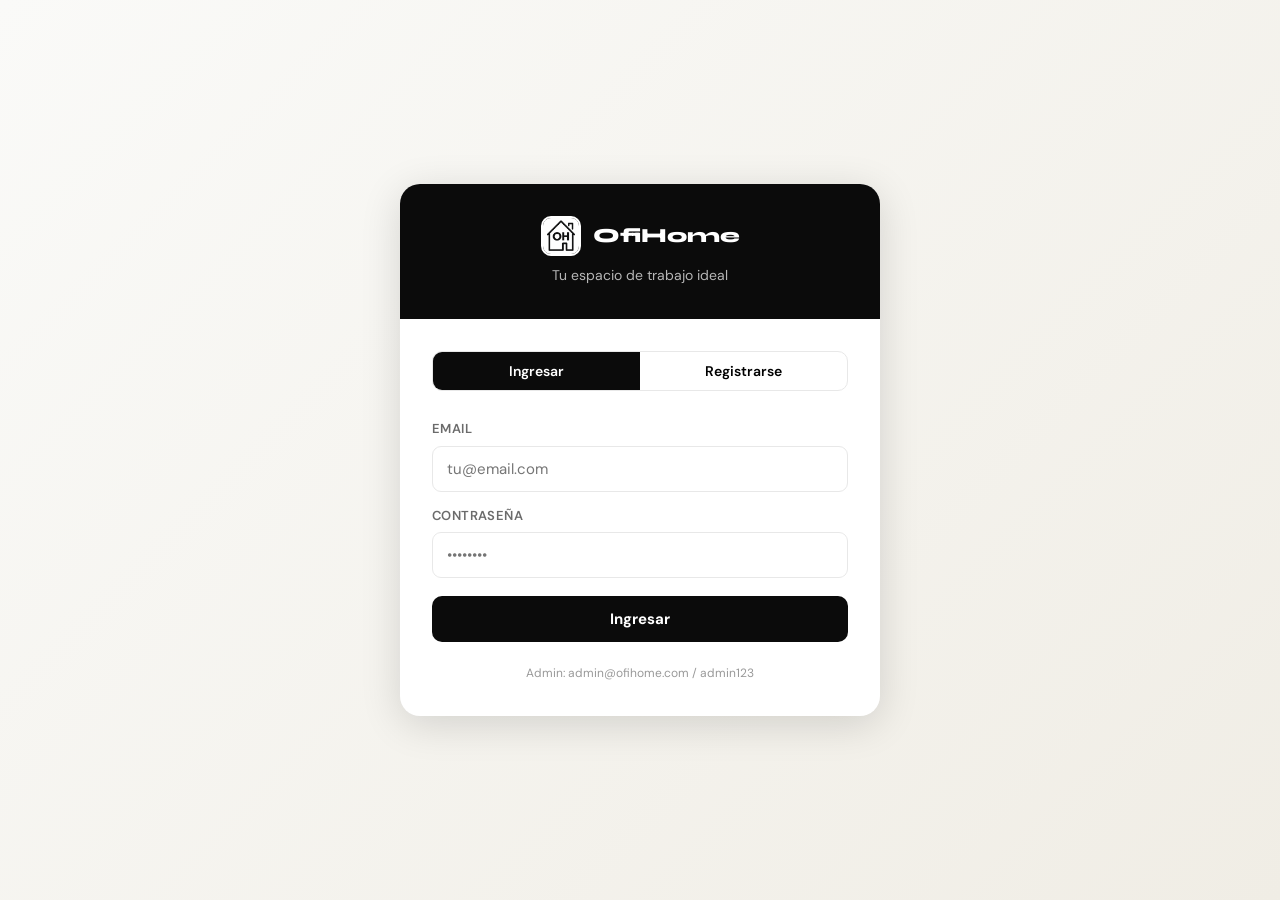
<file: login.html>
<!doctype html>
<html lang="es">
<head>
  <meta charset="utf-8" />
  <meta name="viewport" content="width=device-width, initial-scale=1" />
  <title>OfiHome — Ingresar</title>
  <link rel="stylesheet" href="./css/styles.css" />
  <link rel="stylesheet" href="https://cdn.jsdelivr.net/npm/bootstrap-icons@1.10.5/font/bootstrap-icons.css">
</head>
<body>

<div class="auth-page">
  <div class="auth-card">
    <div class="auth-header">
      <div class="auth-logo">
        <div class="logo-box" style="width:40px;height:40px;border:2px solid #fff;border-radius:10px;overflow:hidden;">
          <img src="./imagen/logo OfiHome.png" alt="Logo">
        </div>
        <span>OfiHome</span>
      </div>
      <p>Tu espacio de trabajo ideal</p>
    </div>

    <div class="auth-body">
      <div class="auth-tabs">
        <button class="auth-tab active" id="tabLogin">Ingresar</button>
        <button class="auth-tab" id="tabRegister">Registrarse</button>
      </div>

      <!-- LOGIN -->
      <form class="auth-form" id="formLogin">
        <div class="auth-error" id="loginError"></div>
        <div class="form-group">
          <label>Email</label>
          <input type="email" id="loginEmail" placeholder="tu@email.com" required>
        </div>
        <div class="form-group">
          <label>Contraseña</label>
          <input type="password" id="loginPassword" placeholder="••••••••" required>
        </div>
        <button type="submit" class="auth-submit">Ingresar</button>
        <p style="font-size:12px;color:#999;text-align:center;margin-top:8px;">
          Admin: admin@ofihome.com / admin123
        </p>
      </form>

      <!-- REGISTRO -->
      <form class="auth-form" id="formRegister" style="display:none;">
        <div class="auth-error" id="registerError"></div>
        <div class="form-group">
          <label>Nombre</label>
          <input type="text" id="regName" placeholder="Juan" required minlength="1" maxlength="100">
        </div>
        <div class="form-group">
          <label>Apellido</label>
          <input type="text" id="regLastname" placeholder="Pérez" required minlength="1" maxlength="100">
        </div>
        <div class="form-group">
          <label>Email</label>
          <input type="email" id="regEmail" placeholder="juan@email.com" required>
        </div>
        <div class="form-group">
          <label>Teléfono (formato internacional)</label>
          <input type="tel" id="regTel" placeholder="+5492614123456" required pattern="^\+?[1-9]\d{6,19}$">
          <small style="color:#999;font-size:11px;">Ej: +5492614123456</small>
        </div>
        <div class="form-group">
          <label>Contraseña</label>
          <input type="password" id="regPassword" placeholder="Mínimo 6 caracteres" required minlength="6">
        </div>
        <div class="form-group">
          <label>Confirmar contraseña</label>
          <input type="password" id="regPassword2" placeholder="Repetí tu contraseña" required>
        </div>
        <button type="submit" class="auth-submit">Crear cuenta</button>
      </form>
    </div>
  </div>
</div>

<script type="module">
  import { login, register, isLoggedIn } from "./js/auth.js";

  // Si ya está logueado, redirigir
  if (isLoggedIn()) window.location.href = "./index.html";

  // Tabs
  const tabLogin = document.getElementById("tabLogin");
  const tabRegister = document.getElementById("tabRegister");
  const formLogin = document.getElementById("formLogin");
  const formRegister = document.getElementById("formRegister");

  tabLogin.addEventListener("click", () => {
    tabLogin.classList.add("active"); tabRegister.classList.remove("active");
    formLogin.style.display = "flex"; formRegister.style.display = "none";
  });
  tabRegister.addEventListener("click", () => {
    tabRegister.classList.add("active"); tabLogin.classList.remove("active");
    formRegister.style.display = "flex"; formLogin.style.display = "none";
  });

  // LOGIN
  formLogin.addEventListener("submit", async (e) => {
    e.preventDefault();
    const errEl = document.getElementById("loginError");
    errEl.classList.remove("show");
    const btn = formLogin.querySelector("button[type=submit]");
    btn.textContent = "Ingresando..."; btn.disabled = true;
    try {
      const user = await login(
        document.getElementById("loginEmail").value.trim(),
        document.getElementById("loginPassword").value
      );
      window.location.href = user.role === "admin" ? "./admin/index.html" : "./index.html";
    } catch(err) {
      errEl.textContent = err.message; errEl.classList.add("show");
      btn.textContent = "Ingresar"; btn.disabled = false;
    }
  });

  // REGISTRO
  formRegister.addEventListener("submit", async (e) => {
    e.preventDefault();
    const errEl = document.getElementById("registerError");
    errEl.classList.remove("show");

    const pass1 = document.getElementById("regPassword").value;
    const pass2 = document.getElementById("regPassword2").value;
    if (pass1 !== pass2) {
      errEl.textContent = "Las contraseñas no coinciden."; errEl.classList.add("show"); return;
    }

    const btn = formRegister.querySelector("button[type=submit]");
    btn.textContent = "Creando cuenta..."; btn.disabled = true;
    try {
      await register({
        name: document.getElementById("regName").value.trim(),
        lastname: document.getElementById("regLastname").value.trim(),
        email: document.getElementById("regEmail").value.trim(),
        telephone: document.getElementById("regTel").value.trim(),
        password: pass1,
      });
      window.location.href = "./index.html";
    } catch(err) {
      errEl.textContent = err.message; errEl.classList.add("show");
      btn.textContent = "Crear cuenta"; btn.disabled = false;
    }
  });
</script>
</body>
</html>
</file>
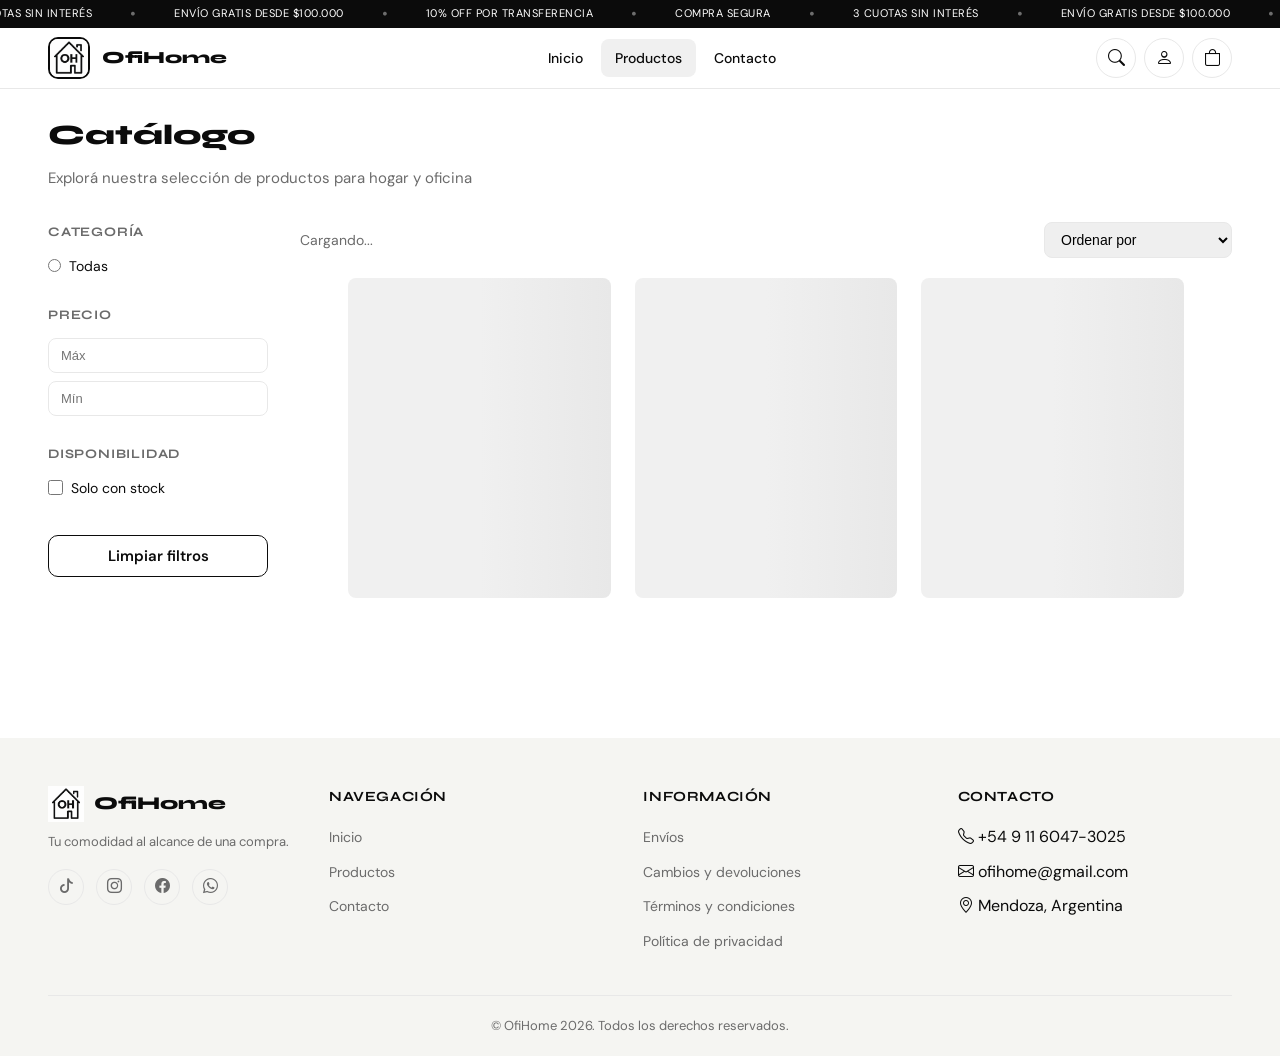
<file: product-detail.html>
<!doctype html>
<html lang="es">
<head>
  <meta charset="utf-8" /><meta name="viewport" content="width=device-width, initial-scale=1" />
  <title>OfiHome — Producto</title>
  <link rel="stylesheet" href="./css/styles.css" />
  <link rel="stylesheet" href="https://cdn.jsdelivr.net/npm/bootstrap-icons@1.10.5/font/bootstrap-icons.css">
</head>
<body>
<header class="site-header">
  <div class="topbar"><div class="topbar-track" id="promoTrack"><span class="promo-item">ENVÍO GRATIS DESDE $100.000</span><span class="promo-sep">•</span><span class="promo-item">3 CUOTAS SIN INTERÉS</span><span class="promo-sep">•</span></div></div>
  <div class="mainbar">
    <a class="brand" href="./index.html"><div class="logo-box"><img src="./imagen/logo OfiHome.png" alt="Logo"></div><div class="brand-name">OfiHome</div></a>
    <nav class="nav"><a href="./index.html" class="nav-link">Inicio</a><a href="./products.html" class="nav-link active">Productos</a></nav>
    <div class="actions">
      <button class="icon-btn" id="searchBtn"><i class="bi bi-search"></i></button>
      <a class="icon-btn" id="userBtn" href="./login.html"><i class="bi bi-person"></i></a>
      <div class="cart-wrapper">
        <a class="icon-btn" id="cartBtn" href="./cart.html"><i class="bi bi-bag"></i><span id="cartCount" class="badge" style="display:none">0</span></a>
        <div class="mini-cart-panel" id="miniCartPanel"><div class="mini-cart-header"><i class="bi bi-bag"></i> Mi carrito</div><div id="miniCart"></div></div>
      </div>
    </div>
  </div>
</header>
<div class="search-overlay" id="searchOverlay"><div class="search-box"><input type="text" id="searchInput" placeholder="Buscar..."><p class="search-hint">Presioná Enter para buscar</p><button id="searchClose" style="position:absolute;top:12px;right:12px;background:none;border:none;font-size:22px;cursor:pointer;"><i class="bi bi-x"></i></button></div></div>

<div style="padding:20px 48px;font-size:13px;color:#999;">
  <a href="./index.html" style="color:#999;">Inicio</a> / 
  <a href="./products.html" style="color:#999;">Productos</a> / 
  <span id="breadcrumbName">...</span>
</div>

<div id="productContent" class="product-detail-page">
  <div class="skeleton" style="aspect-ratio:1;border-radius:16px;"></div>
  <div>
    <div class="skeleton" style="height:32px;width:60%;margin-bottom:16px;"></div>
    <div class="skeleton" style="height:48px;width:40%;margin-bottom:16px;"></div>
    <div class="skeleton" style="height:80px;margin-bottom:16px;"></div>
  </div>
</div>

<div style="max-width:1100px;margin:0 auto;padding:0 48px 60px;" id="reviewsSection" style="display:none;"></div>

<footer class="site-footer">
  <div class="footer-content">
    <div class="footer-section">
      <div style="display:flex;align-items:center;gap:10px;margin-bottom:10px;">
        <img src="./imagen/logo OfiHome.png" alt="Logo" style="width:36px;height:36px;object-fit:contain;">
        <span class="footer-brand-name">OfiHome</span>
      </div>
      <p class="brand-slogan">Tu comodidad al alcance de una compra.</p>
      <div class="social-icons">
        <a href="#"><i class="bi bi-tiktok"></i></a>
        <a href="#"><i class="bi bi-instagram"></i></a>
        <a href="#"><i class="bi bi-facebook"></i></a>
        <a href="#"><i class="bi bi-whatsapp"></i></a>
      </div>
    </div>
    <div class="footer-section">
      <h3>Navegación</h3>
      <ul>
        <li><a href="./index.html">Inicio</a></li>
        <li><a href="./products.html">Productos</a></li>
        <li><a href="./index.html#contacto">Contacto</a></li>
      </ul>
    </div>
    <div class="footer-section">
      <h3>Información</h3>
      <ul>
        <li><a href="#">Envíos</a></li>
        <li><a href="#">Cambios y devoluciones</a></li>
        <li><a href="#">Términos y condiciones</a></li>
      </ul>
    </div>
    <div class="footer-section">
      <h3>Contacto</h3>
      <ul>
        <li><i class="bi bi-telephone"></i> +54 9 11 6047-3025</li>
        <li><i class="bi bi-envelope"></i> ofihome@gmail.com</li>
        <li><i class="bi bi-geo-alt"></i> Mendoza, Argentina</li>
      </ul>
    </div>
  </div>
  <div class="footer-copyright">© OfiHome 2026. Todos los derechos reservados.</div>
</footer>

<script type="module">
  import { initHeader } from "./js/header.js";
  import { getProduct, getCategories, getReviews, createReview } from "./js/api.js";
  import { addToCart } from "./js/cart.js";
  import { formatPrice, starsHtml, toast, getQueryParam, formatDate } from "./js/utils.js";
  import { isLoggedIn } from "./js/auth.js";

  initHeader();

  const id = getQueryParam("id");
  if (!id) { window.location.href = "./products.html"; }

  const productImages = ["./imagen/alex-escritorio-efecto.avif","./imagen/kallax-estante-negro.avif","./imagen/raskog-carro-blanco.avif","./imagen/ampara-de-escritorio-menta.avif"];

  try {
    const [product, cats, allReviews] = await Promise.all([
      getProduct(id), getCategories(), getReviews()
    ]);
    const catMap = Object.fromEntries(cats.map(c => [c.id_key, c.name]));
    const catName = catMap[product.category_id] || "Producto";
    const reviews = allReviews.filter(r => r.product_id == id);
    const avgRating = reviews.length ? reviews.reduce((s,r)=>s+r.rating,0)/reviews.length : 0;
    const img = product.image_url ? product.image_url.split(",")[0].trim() : " ";

    document.title = `OfiHome — ${product.name}`;
    document.getElementById("breadcrumbName").textContent = product.name;

    const stockClass = product.stock === 0 ? "out" : product.stock < 5 ? "low" : "";
    const stockLabel = product.stock === 0 ? "Sin stock" : product.stock < 5 ? `Solo quedan ${product.stock} unidades` : `${product.stock} en stock`;

    document.getElementById("productContent").innerHTML = `
      <div class="product-detail-gallery">
        <div class="detail-img-main"><img src="${img}" alt="${product.name}" onerror="this.src='./imagen/kallax-estante-negro.avif'"></div>
      </div>
      <div>
        <div class="detail-cat">${catName}</div>
        <h1 class="detail-name">${product.name}</h1>
        <div style="display:flex;align-items:center;gap:8px;margin-bottom:12px;">
          <span style="color:#f0a500;font-size:18px;">${starsHtml(avgRating)}</span>
          <span style="font-size:13px;color:#999;">${reviews.length} reseñas</span>
        </div>
        <div class="detail-price">${formatPrice(product.price)}</div>
        <p class="detail-stock ${stockClass}">
          <i class="bi bi-${product.stock===0?'x-circle':'check-circle'}"></i>
          <span>${stockLabel}</span>
        </p>
        <div class="qty-selector">
          <label>Cantidad:</label>
          <div class="qty-control">
            <button id="qtyMinus">−</button>
            <input type="number" id="qtyInput" value="1" min="1" max="${product.stock}">
            <button id="qtyPlus">+</button>
          </div>
        </div>
        <button class="btn-detail-cart" id="addToCartBtn" ${product.stock===0?"disabled":""}>
          <i class="bi bi-bag-plus"></i>
          ${product.stock===0?"Sin stock disponible":"Agregar al carrito"}
        </button>
        <a href="./checkout.html" class="btn-secondary" style="display:block;text-align:center;padding:14px;border-radius:10px;margin-top:0;font-weight:600;" ${product.stock===0?"style='pointer-events:none;opacity:.5'":""}>
          Comprar ahora
        </a>
        <div class="detail-desc" style="margin-top:28px;padding-top:20px;border-top:1px solid #e8e8e8;">
          <h3>Descripción</h3>
          <p style="white-space:pre-line;">${product.description || "Sin descripción disponible."}</p>
        </div>
        <div style="margin-top:20px;display:flex;gap:20px;flex-wrap:wrap;">
          <div style="display:flex;align-items:center;gap:8px;font-size:13px;color:#666;">
            <i class="bi bi-truck" style="font-size:18px;color:#000;"></i>
            <span>Envío a todo el país</span>
          </div>
          <div style="display:flex;align-items:center;gap:8px;font-size:13px;color:#666;">
            <i class="bi bi-shield-check" style="font-size:18px;color:#000;"></i>
            <span>Garantía 12 meses</span>
          </div>
          <div style="display:flex;align-items:center;gap:8px;font-size:13px;color:#666;">
            <i class="bi bi-arrow-return-left" style="font-size:18px;color:#000;"></i>
            <span>30 días para devolver</span>
          </div>
        </div>
      </div>`;

    // Qty controls
    const qtyInput = document.getElementById("qtyInput");
    document.getElementById("qtyMinus").addEventListener("click", () => {
      qtyInput.value = Math.max(1, parseInt(qtyInput.value) - 1);
    });
    document.getElementById("qtyPlus").addEventListener("click", () => {
      qtyInput.value = Math.min(product.stock, parseInt(qtyInput.value) + 1);
    });
    document.getElementById("addToCartBtn")?.addEventListener("click", () => {
      const qty = parseInt(qtyInput.value) || 1;
      addToCart(product, qty);
      toast(`${product.name} (x${qty}) agregado al carrito`, "success");
    });

    // Reviews
    const revEl = document.getElementById("reviewsSection");
    revEl.style.display = "";
    revEl.innerHTML = `
      <div class="reviews-section">
        <h3>Reseñas (${reviews.length})</h3>
        ${reviews.length ? reviews.map(r => `
          <div class="review-card">
            <div class="review-header">
              <span class="review-stars">${starsHtml(r.rating)}</span>
              <span class="review-date">${formatDate(new Date())}</span>
            </div>
            <p class="review-text">${r.comment || "Sin comentario."}</p>
          </div>`).join("") : `<p style="color:#999;font-size:14px;">Todavía no hay reseñas. ¡Sé el primero!</p>`}
        
        ${isLoggedIn() ? `
        <div class="review-form" style="margin-top:28px;">
          <h4>Escribir una reseña</h4>
          <div class="star-picker" id="starPicker">
            ${[1,2,3,4,5].map(s=>`<button type="button" data-star="${s}">★</button>`).join("")}
          </div>
          <textarea id="reviewComment" rows="3" style="width:100%;padding:10px;border:1.5px solid #e8e8e8;border-radius:9px;font-family:inherit;font-size:14px;resize:vertical;outline:none;" placeholder="Contá tu experiencia con este producto..."></textarea>
          <button id="submitReview" class="btn-primary" style="margin-top:12px;">Publicar reseña</button>
        </div>` : `<p style="margin-top:20px;font-size:14px;color:#999;"><a href="./login.html" style="color:#000;font-weight:600;">Iniciá sesión</a> para dejar una reseña.</p>`}
      </div>`;

    // Star picker
    let selectedRating = 5;
    document.querySelectorAll("#starPicker button").forEach(btn => {
      btn.addEventListener("click", () => {
        selectedRating = parseInt(btn.dataset.star);
        document.querySelectorAll("#starPicker button").forEach((b,i) => {
          b.classList.toggle("active", i < selectedRating);
        });
      });
      if (parseInt(btn.dataset.star) <= 5) btn.classList.add("active");
    });

    document.getElementById("submitReview")?.addEventListener("click", async () => {
      const comment = document.getElementById("reviewComment").value.trim();
      try {
        const session = (await import("./js/auth.js")).getSession();
        await createReview({ rating: selectedRating, comment, product_id: product.id_key });
        toast("¡Reseña publicada!", "success");
        setTimeout(() => location.reload(), 1000);
      } catch(e) {
        toast("Error al publicar: " + e.message, "error");
      }
    });

  } catch(e) {
    document.getElementById("productContent").innerHTML = `
      <div class="empty-state" style="grid-column:1/-1">
        <i class="bi bi-exclamation-circle"></i><h3>Producto no encontrado</h3>
        <a href="./products.html" class="btn-primary" style="margin-top:16px;display:inline-block;">Volver al catálogo</a>
      </div>`;
  }
</script>
</body>
</html>
</file>
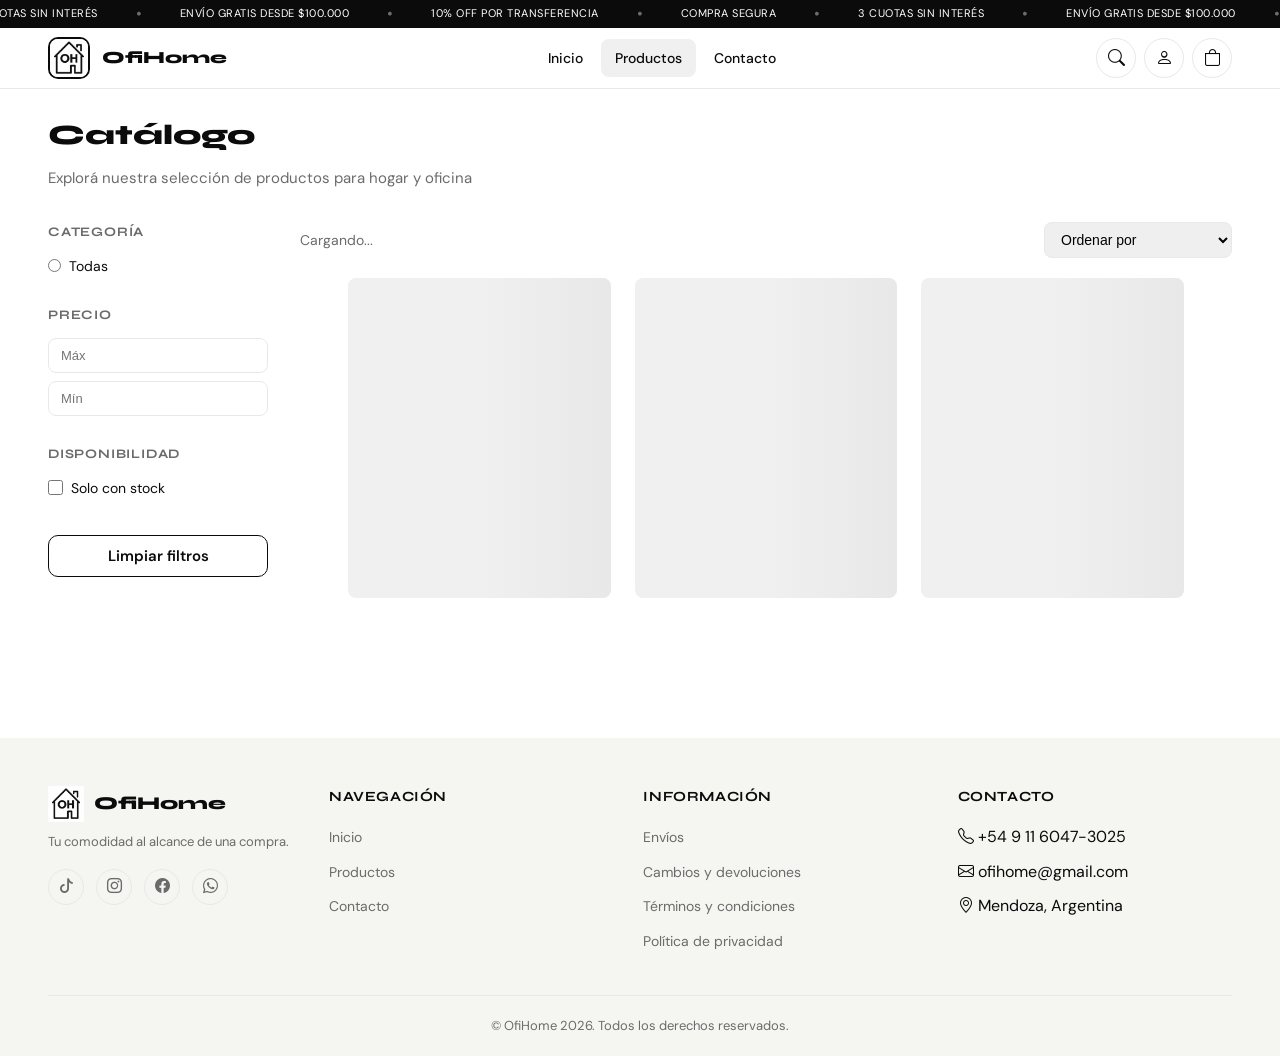
<file: products.html>
<!doctype html>
<html lang="es">
<head>
  <meta charset="utf-8"/>
  <meta name="viewport" content="width=device-width, initial-scale=1"/>
  <title>OfiHome — Productos</title>
  <link rel="stylesheet" href="./css/styles.css"/>
  <link rel="stylesheet" href="https://cdn.jsdelivr.net/npm/bootstrap-icons@1.10.5/font/bootstrap-icons.css">
  <style>
    .product-card-img { position:relative; aspect-ratio:1; overflow:hidden; background:#f9f9f9; }
    .product-card-img img { width:100%; height:100%; object-fit:cover; transition:transform .3s; }
    .product-card:hover .product-card-img img { transform:scale(1.04); }
    .stock-badge { position:absolute; top:10px; right:10px; }
    .product-card-body { padding:14px 16px 16px; display:flex; flex-direction:column; }
    .product-price { font-size:18px; font-weight:800; margin:6px 0 10px; color:#0b0b0b; }
    #loadMoreBtn:hover { background:#000; color:#fff; }
  </style>
</head>
<body>

<header class="site-header">
  <div class="topbar">
    <div class="topbar-track" id="promoTrack">
      <span class="promo-item">3 CUOTAS SIN INTERÉS</span><span class="promo-sep">•</span>
      <span class="promo-item">ENVÍO GRATIS DESDE $100.000</span><span class="promo-sep">•</span>
      <span class="promo-item">10% OFF POR TRANSFERENCIA</span><span class="promo-sep">•</span>
      <span class="promo-item">COMPRA SEGURA</span><span class="promo-sep">•</span>
    </div>
  </div>
  <div class="mainbar">
    <a class="brand" href="./index.html">
      <div class="logo-box"><img src="./imagen/logo OfiHome.png" alt="Logo"></div>
      <div class="brand-name">OfiHome</div>
    </a>
    <nav class="nav">
      <a href="./index.html" class="nav-link">Inicio</a>
      <a href="./products.html" class="nav-link active">Productos</a>
      <a href="./index.html#contacto" class="nav-link">Contacto</a>
    </nav>
    <div class="actions">
      <button class="icon-btn" id="searchBtn"><i class="bi bi-search"></i></button>
      <a class="icon-btn" id="userBtn" href="./login.html"><i class="bi bi-person"></i></a>
      <div class="cart-wrapper">
        <a class="icon-btn" id="cartBtn" href="./cart.html">
          <i class="bi bi-bag"></i>
          <span id="cartCount" class="badge" style="display:none">0</span>
        </a>
        <div class="mini-cart-panel" id="miniCartPanel">
          <div class="mini-cart-header"><i class="bi bi-bag"></i> Mi carrito</div>
          <div id="miniCart"></div>
        </div>
      </div>
    </div>
  </div>
</header>

<div class="search-overlay" id="searchOverlay">
  <div class="search-box">
    <input type="text" id="searchInput" placeholder="Buscar productos...">
    <p class="search-hint">Presioná Enter para buscar</p>
    <button id="searchClose" style="position:absolute;top:12px;right:12px;background:none;border:none;font-size:22px;cursor:pointer;"><i class="bi bi-x"></i></button>
  </div>
</div>

<div style="padding:24px 48px 0;max-width:1400px;margin:0 auto;">
  <h1 style="font-size:28px;font-weight:800;margin-bottom:8px;">Catálogo</h1>
  <p style="color:#6b6b6b;font-size:15px;">Explorá nuestra selección de productos para hogar y oficina</p>
</div>

<div class="products-page">
  <aside class="filters-sidebar">
    <div class="filter-group">
      <h4>Categoría</h4>
      <div id="catFilters"><label><input type="radio" name="cat" value=""> Todas</label></div>
    </div>
    <div class="filter-group">
      <h4>Precio</h4>
      <div style="display:flex;flex-direction:column;gap:8px;">
        <input type="number" id="priceMax" placeholder="Máx" min="0"
          style="padding:9px 12px;border:1.5px solid #e8e8e8;border-radius:8px;font-size:13px;outline:none;width:100%;box-sizing:border-box;">
        <input type="number" id="priceMin" placeholder="Mín" min="0"
          style="padding:9px 12px;border:1.5px solid #e8e8e8;border-radius:8px;font-size:13px;outline:none;width:100%;box-sizing:border-box;">
      </div>
    </div>
    <div class="filter-group">
      <h4>Disponibilidad</h4>
      <label><input type="checkbox" id="inStock"> Solo con stock</label>
    </div>
    <button id="clearFilters" class="btn-secondary" style="width:100%;margin-top:8px;padding:10px;">Limpiar filtros</button>
  </aside>

  <div>
    <div class="products-main-header">
      <span class="products-count" id="productsCount">Cargando...</span>
      <select class="sort-select" id="sortSelect">
        <option value="">Ordenar por</option>
        <option value="price-asc">Precio: menor a mayor</option>
        <option value="price-desc">Precio: mayor a menor</option>
        <option value="name">Nombre A-Z</option>
        <option value="stock">Mayor stock</option>
      </select>
    </div>
    <div class="products-grid" id="productsGrid">
      <div style="height:320px" class="skeleton"></div>
      <div style="height:320px" class="skeleton"></div>
      <div style="height:320px" class="skeleton"></div>
    </div>
    <div id="loadMoreContainer" style="text-align:center;margin-top:32px;padding-bottom:16px;display:none;">
      <button id="loadMoreBtn" style="padding:14px 40px;border:2px solid #000;border-radius:12px;background:#fff;font-size:15px;font-weight:700;cursor:pointer;transition:all .2s;">
        Ver más productos
      </button>
    </div>
  </div>
</div>

<footer class="site-footer" style="margin-top:60px;">
  <div class="footer-content">
    <div class="footer-section">
      <div style="display:flex;align-items:center;gap:10px;margin-bottom:10px;">
        <img src="./imagen/logo OfiHome.png" alt="Logo" style="width:36px;height:36px;object-fit:contain;">
        <span class="footer-brand-name">OfiHome</span>
      </div>
      <p class="brand-slogan">Tu comodidad al alcance de una compra.</p>
      <div class="social-icons">
        <a href="#"><i class="bi bi-tiktok"></i></a>
        <a href="#"><i class="bi bi-instagram"></i></a>
        <a href="#"><i class="bi bi-facebook"></i></a>
        <a href="#"><i class="bi bi-whatsapp"></i></a>
      </div>
    </div>
    <div class="footer-section">
      <h3>Navegación</h3>
      <ul>
        <li><a href="./index.html">Inicio</a></li>
        <li><a href="./products.html">Productos</a></li>
        <li><a href="./index.html#contacto">Contacto</a></li>
      </ul>
    </div>
    <div class="footer-section">
      <h3>Información</h3>
      <ul>
        <li><a href="#">Envíos</a></li>
        <li><a href="#">Cambios y devoluciones</a></li>
        <li><a href="#">Términos y condiciones</a></li>
        <li><a href="#">Política de privacidad</a></li>
      </ul>
    </div>
    <div class="footer-section">
      <h3>Contacto</h3>
      <ul>
        <li><i class="bi bi-telephone"></i> +54 9 11 6047-3025</li>
        <li><i class="bi bi-envelope"></i> ofihome@gmail.com</li>
        <li><i class="bi bi-geo-alt"></i> Mendoza, Argentina</li>
      </ul>
    </div>
  </div>
  <div class="footer-copyright">© OfiHome 2026. Todos los derechos reservados.</div>
</footer>

<script type="module">
  import { initHeader } from "./js/header.js";
  import { getProducts, getCategories } from "./js/api.js";
  import { addToCart } from "./js/cart.js";
  import { formatPrice, toast, getQueryParam } from "./js/utils.js";

  initHeader();

  const PAGE_SIZE = 9;
  let allProducts = [], filteredList = [], visibleCount = PAGE_SIZE, categories = [];
  let selectedCat = getQueryParam("cat") ? parseInt(getQueryParam("cat")) : null;
  const searchQ = getQueryParam("search") || "";

  try {
    categories = await getCategories();
    const catEl = document.getElementById("catFilters");
    catEl.innerHTML = `<label><input type="radio" name="cat" value="" ${selectedCat === null ? "checked" : ""}> Todas</label>` +
      categories.map(c => `<label><input type="radio" name="cat" value="${c.id_key}" ${selectedCat === c.id_key ? "checked" : ""}> ${c.name}</label>`).join("");
    catEl.querySelectorAll("input[name=cat]").forEach(r => {
      r.addEventListener("change", () => { selectedCat = r.value ? parseInt(r.value) : null; visibleCount = PAGE_SIZE; renderFiltered(); });
    });
  } catch(e) {}

  try {
    allProducts = await getProducts({ limit: 10000 });
  } catch(e) {
    document.getElementById("productsGrid").innerHTML = `<div class="empty-state" style="grid-column:1/-1"><i class="bi bi-exclamation-circle"></i><h3>Error de conexión</h3><p>Error de conexión. Intentá recargar la página.</p></div>`;
  }

  if (searchQ) document.getElementById("searchInput").value = searchQ;
  renderFiltered();

  document.getElementById("sortSelect").addEventListener("change", () => { visibleCount = PAGE_SIZE; renderFiltered(); });
  document.getElementById("inStock").addEventListener("change", () => { visibleCount = PAGE_SIZE; renderFiltered(); });
  document.getElementById("priceMin").addEventListener("input", () => { visibleCount = PAGE_SIZE; renderFiltered(); });
  document.getElementById("priceMax").addEventListener("input", () => { visibleCount = PAGE_SIZE; renderFiltered(); });
  document.getElementById("clearFilters").addEventListener("click", () => {
    selectedCat = null; visibleCount = PAGE_SIZE;
    document.querySelectorAll("input[name=cat]")[0].checked = true;
    document.getElementById("inStock").checked = false;
    document.getElementById("priceMin").value = "";
    document.getElementById("priceMax").value = "";
    document.getElementById("sortSelect").value = "";
    renderFiltered();
  });
  document.getElementById("loadMoreBtn").addEventListener("click", () => {
    visibleCount += PAGE_SIZE;
    renderFiltered();
  });

  function renderFiltered() {
    let list = [...allProducts];
    if (searchQ) list = list.filter(p => p.name.toLowerCase().includes(searchQ.toLowerCase()));
    if (selectedCat) list = list.filter(p => p.category_id === selectedCat);
    if (document.getElementById("inStock").checked) list = list.filter(p => p.stock > 0);
    const min = parseFloat(document.getElementById("priceMin").value);
    const max = parseFloat(document.getElementById("priceMax").value);
    if (!isNaN(min)) list = list.filter(p => p.price >= min);
    if (!isNaN(max)) list = list.filter(p => p.price <= max);
    const sort = document.getElementById("sortSelect").value;
    if (sort === "price-asc") list.sort((a,b) => a.price - b.price);
    else if (sort === "price-desc") list.sort((a,b) => b.price - a.price);
    else if (sort === "name") list.sort((a,b) => a.name.localeCompare(b.name));
    else if (sort === "stock") list.sort((a,b) => b.stock - a.stock);

    filteredList = list;
    document.getElementById("productsCount").textContent = `${list.length} producto${list.length !== 1 ? "s" : ""}`;

    const grid = document.getElementById("productsGrid");
    const catMap = Object.fromEntries(categories.map(c => [c.id_key, c.name]));

    if (!list.length) {
      grid.innerHTML = `<div class="empty-state" style="grid-column:1/-1"><i class="bi bi-search"></i><h3>Sin resultados</h3><p>Probá con otros filtros.</p></div>`;
      document.getElementById("loadMoreContainer").style.display = "none";
      return;
    }

    const toShow = list.slice(0, visibleCount);
    grid.innerHTML = toShow.map(p => {
      const catName = catMap[p.category_id] || "Producto";
      const stockClass = p.stock === 0 ? "out" : p.stock < 5 ? "low" : "";
      const stockLabel = p.stock === 0 ? "Sin stock" : p.stock < 5 ? `¡Últimas ${p.stock}!` : `Stock: ${p.stock}`;
      const img = p.image_url ? p.image_url.split(",")[0].trim() : "";
      const descHtml = p.description ? `<div style="font-size:12px;color:#888;margin:2px 0 6px;overflow:hidden;display:-webkit-box;-webkit-line-clamp:2;-webkit-box-orient:vertical;">${p.description}</div>` : "";
      return `
        <div class="product-card">
          <div class="product-card-img">
            ${img ? `<img src="${img}" alt="${p.name}" loading="lazy" onerror="this.style.display='none'">` : `<div style="width:100%;height:100%;background:#f5f5f5;"></div>`}
            <span class="stock-badge ${stockClass}">${stockLabel}</span>
          </div>
          <div class="product-card-body">
            <div class="product-cat">${catName}</div>
            <a href="./product-detail.html?id=${p.id_key}" style="text-decoration:none;color:inherit;">
              <div class="product-name">${p.name}</div>
            </a>
            ${descHtml}
            <div class="product-price">${formatPrice(p.price)}</div>
            <button class="btn-add-cart" data-id="${p.id_key}" ${p.stock===0 ? "disabled" : ""}>
              <i class="bi bi-bag-plus"></i> ${p.stock===0 ? "Sin stock" : "Agregar al carrito"}
            </button>
          </div>
        </div>`;
    }).join("");

    const loadMoreContainer = document.getElementById("loadMoreContainer");
    if (list.length > visibleCount) {
      loadMoreContainer.style.display = "block";
      document.getElementById("loadMoreBtn").textContent = `Ver más productos (${list.length - visibleCount} restantes)`;
    } else {
      loadMoreContainer.style.display = "none";
    }

    grid.querySelectorAll(".btn-add-cart:not([disabled])").forEach(btn => {
      btn.addEventListener("click", () => {
        const p = filteredList.find(x => x.id_key == btn.dataset.id);
        if (p) { addToCart(p); toast(`${p.name} agregado al carrito`, "success"); }
      });
    });
  }
</script>
</body>
</html>
</file>
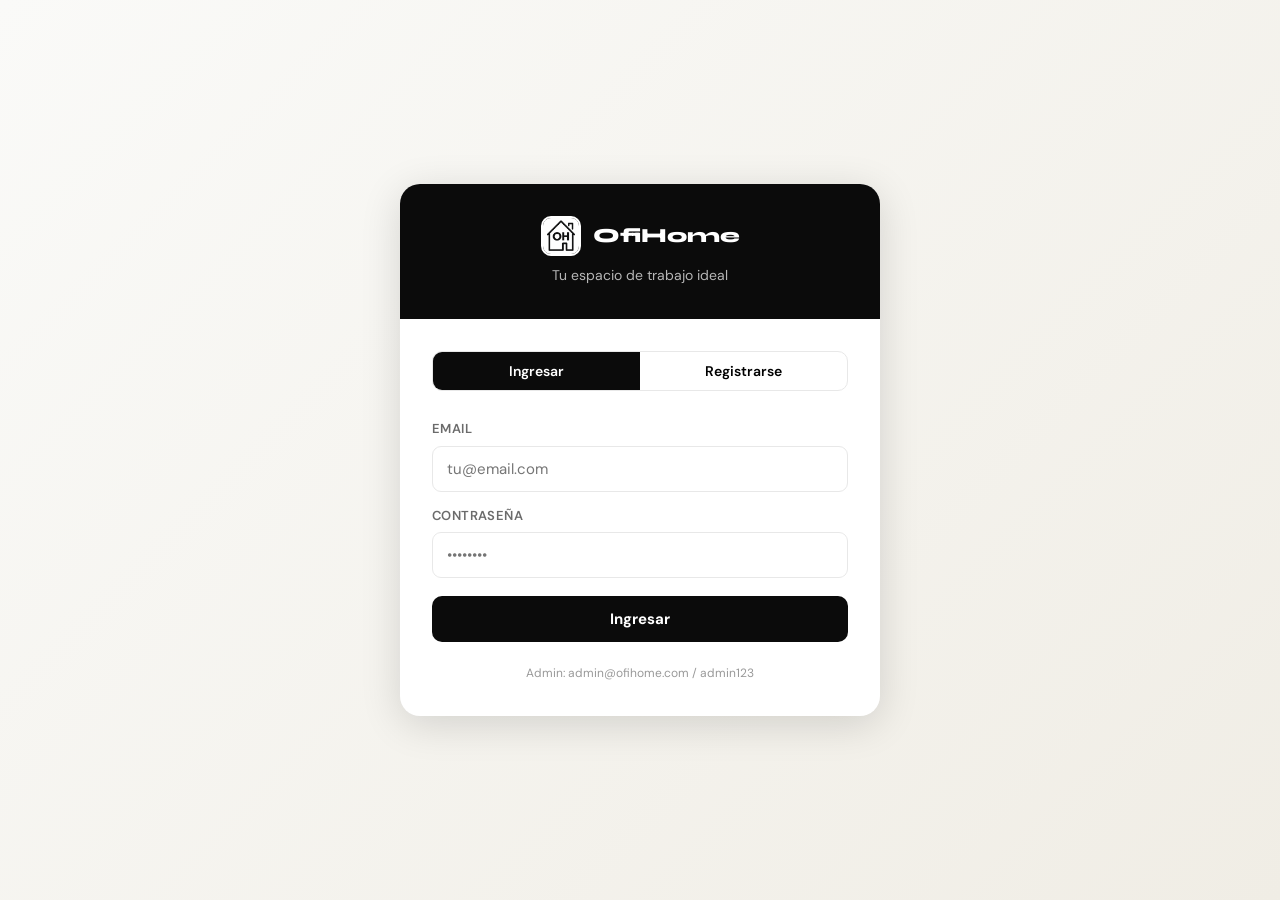
<file: profile.html>
<!doctype html>
<html lang="es">
<head>
  <meta charset="utf-8"/><meta name="viewport" content="width=device-width,initial-scale=1"/>
  <title>OfiHome — Mi perfil</title>
  <link rel="stylesheet" href="./css/styles.css"/>
  <link rel="stylesheet" href="https://cdn.jsdelivr.net/npm/bootstrap-icons@1.10.5/font/bootstrap-icons.css">
</head>
<body>
<header class="site-header">
  <div class="topbar"><div class="topbar-track" id="promoTrack"><span class="promo-item">ENVÍO GRATIS DESDE $100.000</span><span class="promo-sep">•</span><span class="promo-item">3 CUOTAS SIN INTERÉS</span><span class="promo-sep">•</span></div></div>
  <div class="mainbar">
    <a class="brand" href="./index.html"><div class="logo-box"><img src="./imagen/logo OfiHome.png" alt="Logo"></div><div class="brand-name">OfiHome</div></a>
    <nav class="nav"><a href="./index.html" class="nav-link">Inicio</a><a href="./products.html" class="nav-link">Productos</a></nav>
    <div class="actions">
      <a class="icon-btn" id="userBtn" href="./profile.html"><i class="bi bi-person"></i></a>
      <div class="cart-wrapper">
        <a class="icon-btn" id="cartBtn" href="./cart.html"><i class="bi bi-bag"></i><span id="cartCount" class="badge" style="display:none">0</span></a>
        <div class="mini-cart-panel" id="miniCartPanel"><div class="mini-cart-header"><i class="bi bi-bag"></i> Mi carrito</div><div id="miniCart"></div></div>
      </div>
    </div>
  </div>
</header>

<div class="profile-page">
  <div class="profile-header">
    <div class="profile-avatar" id="profileAvatar">?</div>
    <div class="profile-info">
      <h2 id="profileName">Cargando...</h2>
      <p id="profileEmail"></p>
    </div>
    <a href="#" id="logoutBtn" class="btn-secondary" style="margin-left:auto;padding:10px 20px;font-size:14px;">
      <i class="bi bi-box-arrow-right"></i> Cerrar sesión
    </a>
  </div>

  <div class="profile-tabs">
    <button class="profile-tab active" data-tab="orders">Mis pedidos</button>
    <button class="profile-tab" data-tab="data">Mis datos</button>
  </div>

  <div class="tab-panel active" id="tab-orders">
    <div id="ordersList"><div class="loading-spinner"></div></div>
  </div>

  <div class="tab-panel" id="tab-data">
    <div style="max-width:480px;">
      <div class="form-grid" style="gap:16px;">
        <div class="form-group"><label>Nombre</label><input type="text" id="editName"></div>
        <div class="form-group"><label>Apellido</label><input type="text" id="editLastname"></div>
        <div class="form-group span2"><label>Email</label><input type="email" id="editEmail" disabled style="background:#f5f5f5;"></div>
        <div class="form-group span2"><label>Teléfono</label><input type="tel" id="editTel"></div>
      </div>
      <button class="btn-primary" id="saveProfileBtn" style="margin-top:16px;">Guardar cambios</button>
    </div>
  </div>
</div>

<footer class="site-footer"><div class="footer-copyright">© OfiHome 2026. Todos los derechos reservados.</div></footer>

<script type="module">
  import { initHeader } from "./js/header.js";
  import { getSession, requireLogin, clearSession, saveSession } from "./js/auth.js";
  import { getOrders, getClient, updateClient } from "./js/api.js";
  import { formatPrice, formatDate, toast } from "./js/utils.js";
  import { ORDER_STATUS, DELIVERY_METHODS } from "./js/config.js";

  requireLogin();
  initHeader();

  const session = getSession();

  document.getElementById("profileName").textContent = `${session.name} ${session.lastname || ""}`;
  document.getElementById("profileEmail").textContent = session.email;
  document.getElementById("profileAvatar").textContent = session.name[0].toUpperCase();
  document.getElementById("editName").value = session.name;
  document.getElementById("editLastname").value = session.lastname || "";
  document.getElementById("editEmail").value = session.email;
  document.getElementById("editTel").value = session.telephone || "";

  // Tabs
  document.querySelectorAll(".profile-tab").forEach(tab => {
    tab.addEventListener("click", () => {
      document.querySelectorAll(".profile-tab").forEach(t => t.classList.remove("active"));
      document.querySelectorAll(".tab-panel").forEach(p => p.classList.remove("active"));
      tab.classList.add("active");
      document.getElementById(`tab-${tab.dataset.tab}`).classList.add("active");
    });
  });

  // Cargar pedidos
  try {
    const orders = await getOrders({ limit: 1000 });
    const myOrders = orders.filter(o => o.client_id === session.id_key);
    const el = document.getElementById("ordersList");
    if (!myOrders.length) {
      el.innerHTML = `
        <div class="empty-state">
          <i class="bi bi-bag-x"></i><h3>Sin pedidos aún</h3>
          <p>Cuando hagas tu primera compra aparecerá acá.</p>
          <a href="./products.html" class="btn-primary" style="display:inline-block;margin-top:16px;">Explorar productos</a>
        </div>`;
    } else {
      el.innerHTML = `<div class="orders-list">` + myOrders.reverse().map(o => `
        <div class="order-card">
          <div class="order-meta">
            <h4>Pedido #${o.id_key}</h4>
            <p>${DELIVERY_METHODS[o.delivery_method] || "Entrega"} · ${formatDate(o.date)}</p>
            <p style="font-weight:700;margin-top:4px;">${formatPrice(o.total)}</p>
          </div>
          <span class="order-status-badge status-${o.status}">${ORDER_STATUS[o.status]}</span>
        </div>`).join("") + `</div>`;
    }
  } catch(e) {
    document.getElementById("ordersList").innerHTML = `<p style="color:#999;font-size:14px;">No se pudieron cargar los pedidos.</p>`;
  }

  // Guardar perfil
  document.getElementById("saveProfileBtn").addEventListener("click", async () => {
    const btn = document.getElementById("saveProfileBtn");
    btn.textContent = "Guardando..."; btn.disabled = true;
    try {
      const updated = await updateClient(session.id_key, {
        name: document.getElementById("editName").value.trim(),
        lastname: document.getElementById("editLastname").value.trim(),
        telephone: document.getElementById("editTel").value.trim(),
      });
      saveSession({ ...session, ...updated });
      document.getElementById("profileName").textContent = `${updated.name} ${updated.lastname || ""}`;
      document.getElementById("profileAvatar").textContent = updated.name[0].toUpperCase();
      toast("Datos actualizados correctamente", "success");
    } catch(e) {
      toast("Error: " + e.message, "error");
    }
    btn.textContent = "Guardar cambios"; btn.disabled = false;
  });
</script>
</body>
</html>
</file>
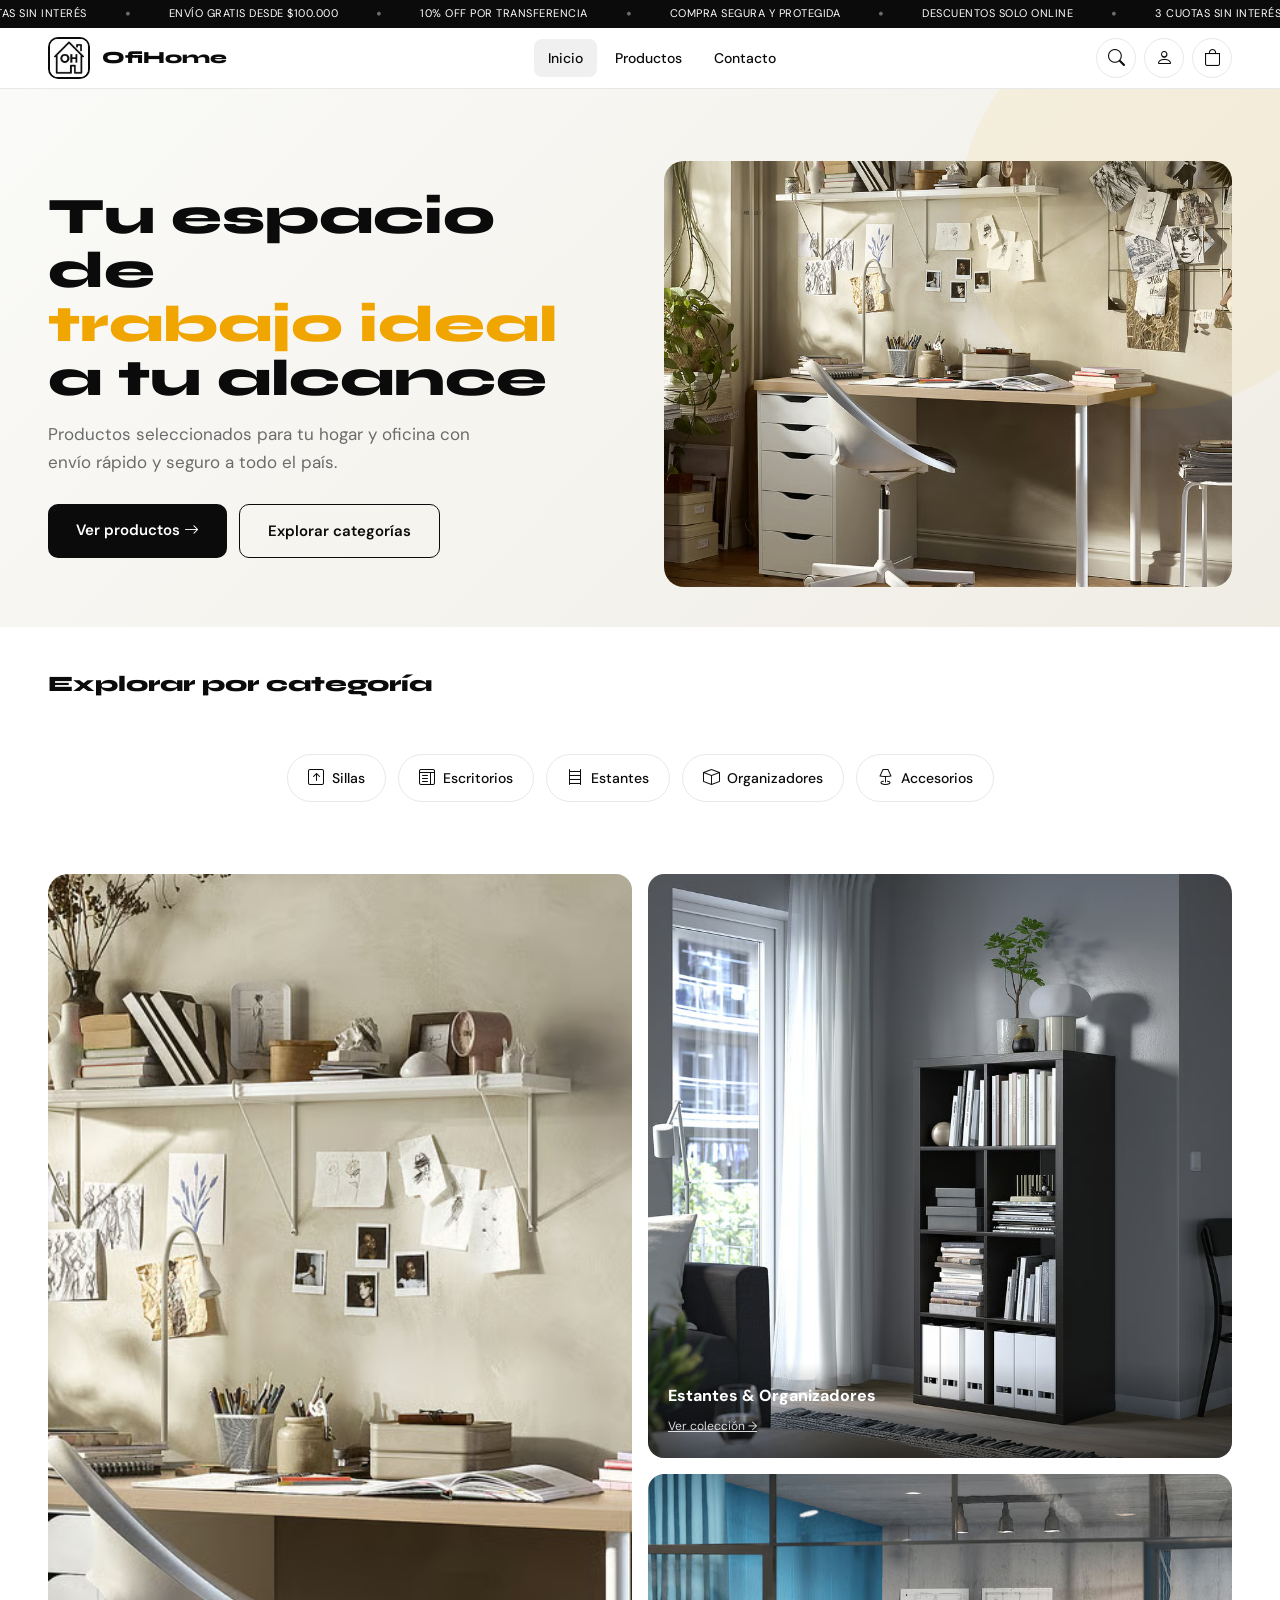
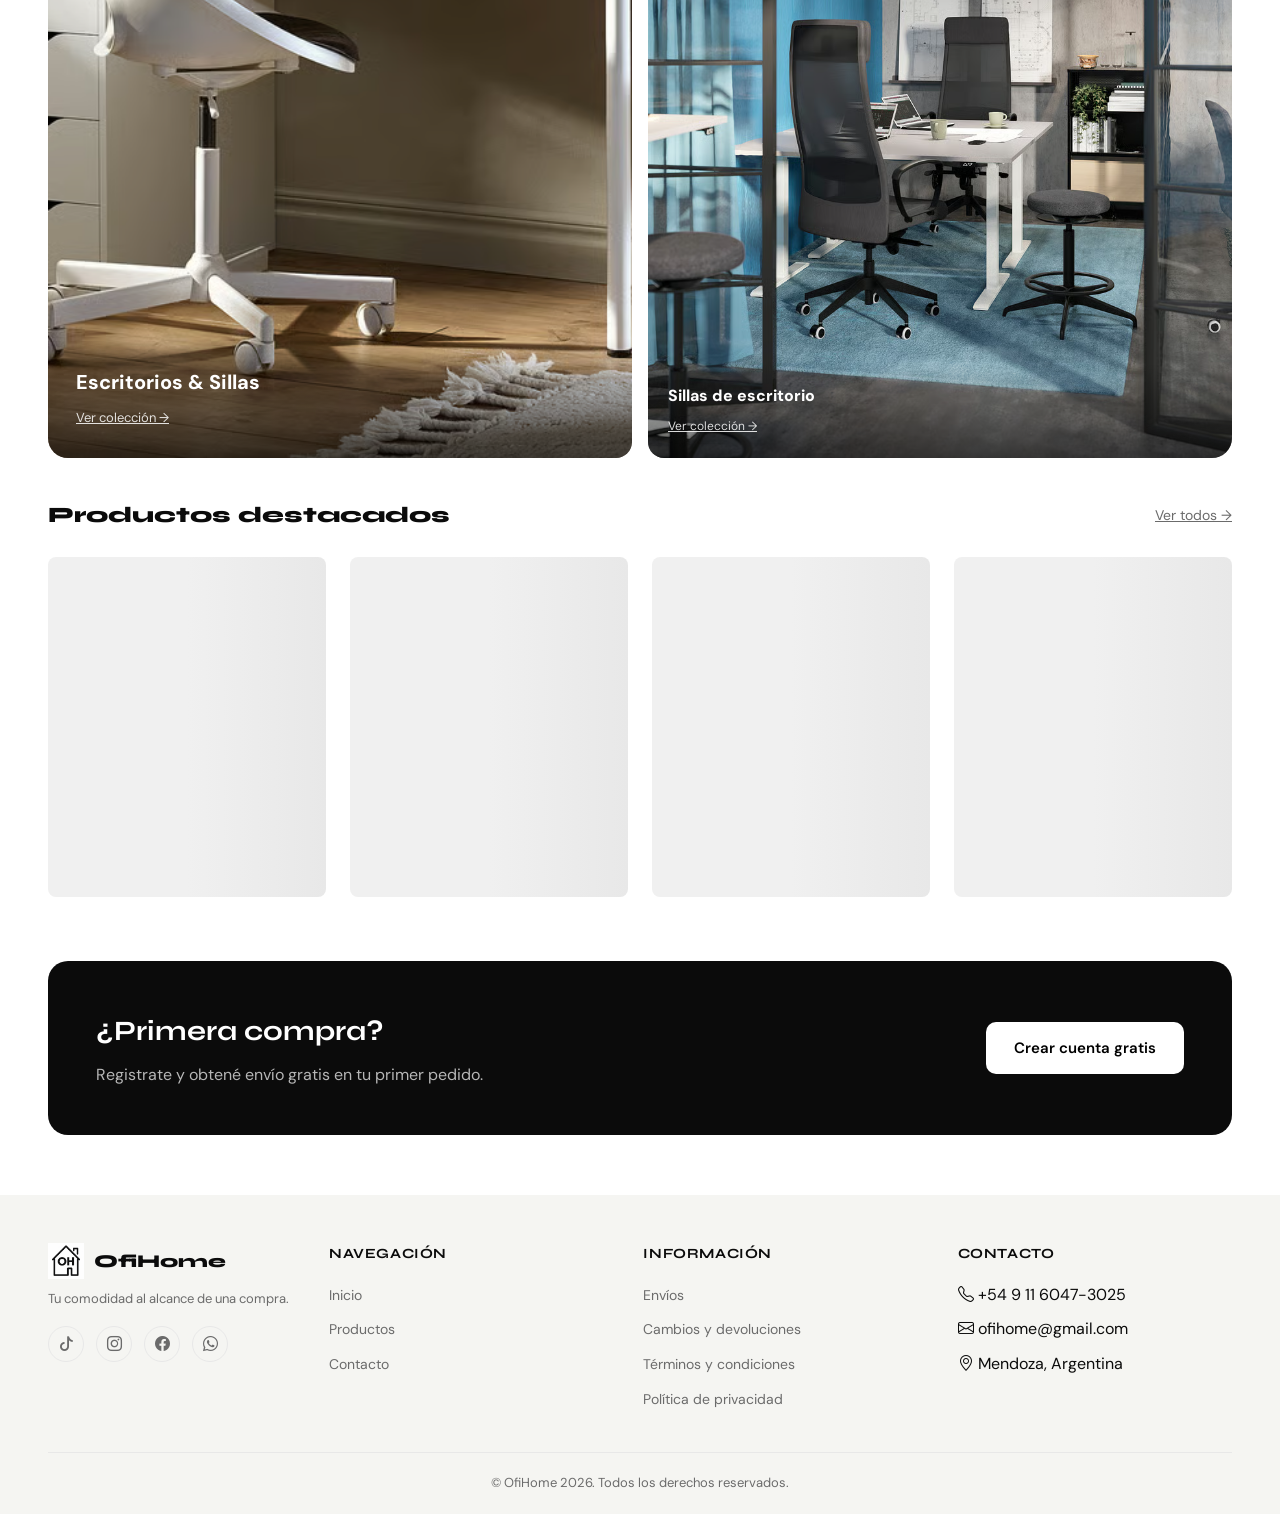
<file: admin/categories.html>
<!doctype html>
<html lang="es">
<head>
  <meta charset="utf-8"/><meta name="viewport" content="width=device-width,initial-scale=1"/>
  <title>OfiHome Admin — Categorías</title>
  <link rel="stylesheet" href="../css/styles.css"/>
  <link rel="stylesheet" href="https://cdn.jsdelivr.net/npm/bootstrap-icons@1.10.5/font/bootstrap-icons.css">
</head>
<body>
<div class="admin-layout">
  <aside class="admin-sidebar">
    <div class="admin-sidebar-brand">
      <div class="logo-box" style="width:36px;height:36px;border:2px solid #fff;border-radius:8px;overflow:hidden;"><img src="../imagen/logo OfiHome.png" alt="Logo"></div>
      <span>OfiHome Admin</span>
    </div>
    <nav class="admin-nav">
      <a href="./index.html"><i class="bi bi-speedometer2"></i> Dashboard</a>
      <a href="./products.html"><i class="bi bi-box-seam"></i> Productos</a>
      <a href="./orders.html"><i class="bi bi-bag-check"></i> Pedidos</a>
      <a href="./clients.html"><i class="bi bi-people"></i> Clientes</a>
      <a href="./categories.html" class="active"><i class="bi bi-tags"></i> Categorías</a>
      <a href="../index.html"><i class="bi bi-arrow-left"></i> Ver tienda</a>
      <a href="#" id="logoutBtn"><i class="bi bi-box-arrow-right"></i> Cerrar sesión</a>
    </nav>
  </aside>

  <main class="admin-main">
    <h1>Categorías</h1>
    <div class="admin-table-container" style="max-width:600px;">
      <div class="admin-table-header">
        <h3>Categorías</h3>
        <button class="btn-admin-add" id="addCatBtn"><i class="bi bi-plus"></i> Nueva categoría</button>
      </div>
      <!-- Formulario rápido -->
      <div id="addCatForm" style="display:none;padding:16px 20px;background:#f9f9f7;border-bottom:1px solid #e8e8e8;">
        <div style="display:flex;gap:10px;align-items:center;">
          <input type="text" id="newCatName" placeholder="Nombre de la categoría" style="flex:1;padding:10px 14px;border:1.5px solid #e8e8e8;border-radius:8px;font-size:14px;outline:none;">
          <button class="btn-admin-add" id="saveCatBtn">Guardar</button>
          <button style="padding:10px;border:1.5px solid #e8e8e8;border-radius:8px;background:#fff;" id="cancelCatBtn">Cancelar</button>
        </div>
        <div id="catError" class="auth-error" style="margin-top:8px;"></div>
      </div>
      <table>
        <thead><tr><th>ID</th><th>Nombre</th><th>Acciones</th></tr></thead>
        <tbody id="catsTable"><tr><td colspan="3" style="text-align:center;padding:24px;color:#999;">Cargando...</td></tr></tbody>
      </table>
    </div>
  </main>
</div>

<script type="module">
  import { requireAdmin, clearSession } from "../js/auth.js";
  import { getCategories, createCategory, deleteCategory } from "../js/api.js";
  import { toast } from "../js/utils.js";

  requireAdmin();
  document.getElementById("logoutBtn").addEventListener("click", (e) => { e.preventDefault(); clearSession(); window.location.href = "../index.html"; });

  let cats = await getCategories();
  renderTable();

  function renderTable() {
    const tbody = document.getElementById("catsTable");
    if (!cats.length) { tbody.innerHTML = `<tr><td colspan="3" style="text-align:center;color:#999;padding:20px;">Sin categorías</td></tr>`; return; }
    tbody.innerHTML = cats.map(c => `
      <tr>
        <td><strong>#${c.id_key}</strong></td>
        <td>${c.name}</td>
        <td><button class="btn-table-del" data-id="${c.id_key}"><i class="bi bi-trash3"></i> Eliminar</button></td>
      </tr>`).join("");
    tbody.querySelectorAll(".btn-table-del").forEach(btn => {
      btn.addEventListener("click", async () => {
        if (!confirm("¿Eliminar esta categoría? Solo se puede si no tiene productos asociados.")) return;
        try { await deleteCategory(btn.dataset.id); toast("Categoría eliminada","success"); cats = await getCategories(); renderTable(); }
        catch(e) { toast("No se puede eliminar: "+e.message,"error"); }
      });
    });
  }

  document.getElementById("addCatBtn").addEventListener("click", () => {
    document.getElementById("addCatForm").style.display = "";
    document.getElementById("newCatName").focus();
  });
  document.getElementById("cancelCatBtn").addEventListener("click", () => {
    document.getElementById("addCatForm").style.display = "none";
    document.getElementById("newCatName").value = "";
  });
  document.getElementById("saveCatBtn").addEventListener("click", async () => {
    const name = document.getElementById("newCatName").value.trim();
    const errEl = document.getElementById("catError");
    if (!name) { errEl.textContent = "Ingresá un nombre"; errEl.classList.add("show"); return; }
    try {
      await createCategory({ name });
      toast("Categoría creada","success");
      document.getElementById("addCatForm").style.display = "none";
      document.getElementById("newCatName").value = "";
      errEl.classList.remove("show");
      cats = await getCategories(); renderTable();
    } catch(e) { errEl.textContent = e.message; errEl.classList.add("show"); }
  });
</script>
</body>
</html>
</file>
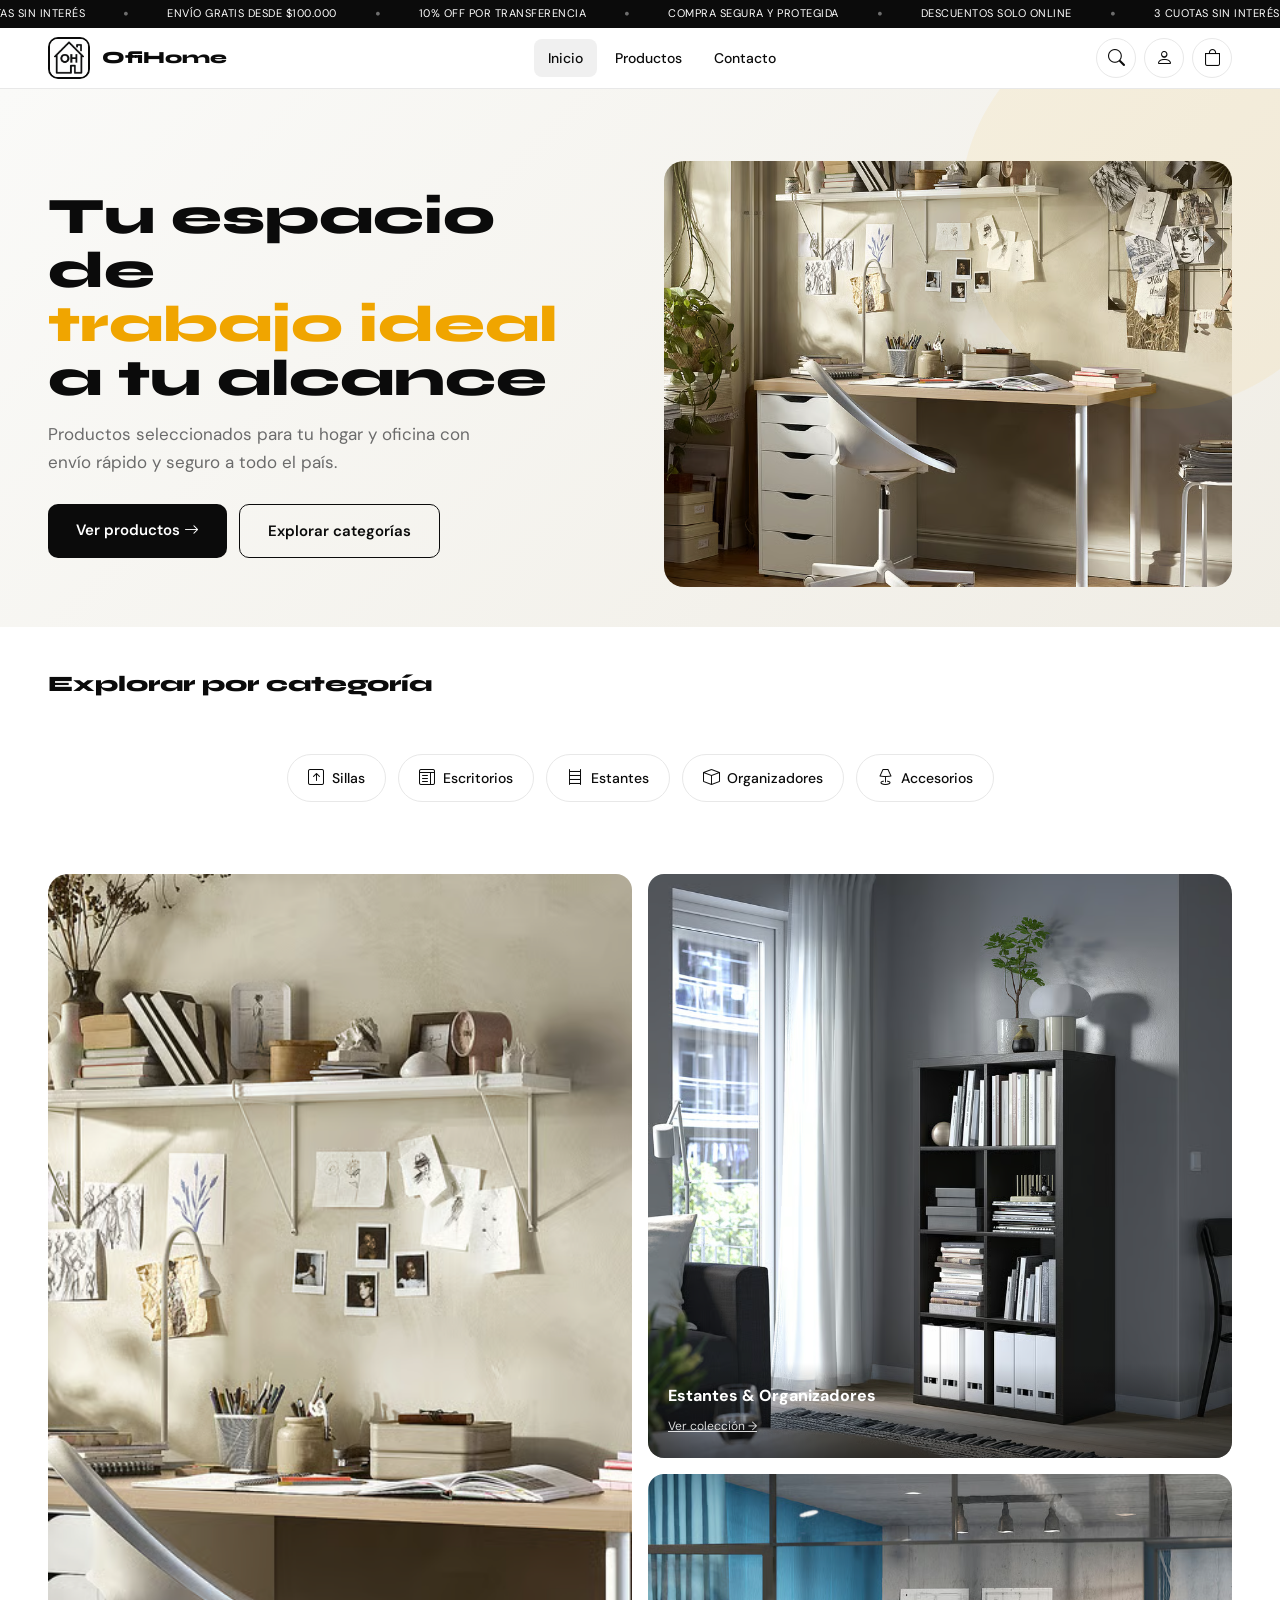
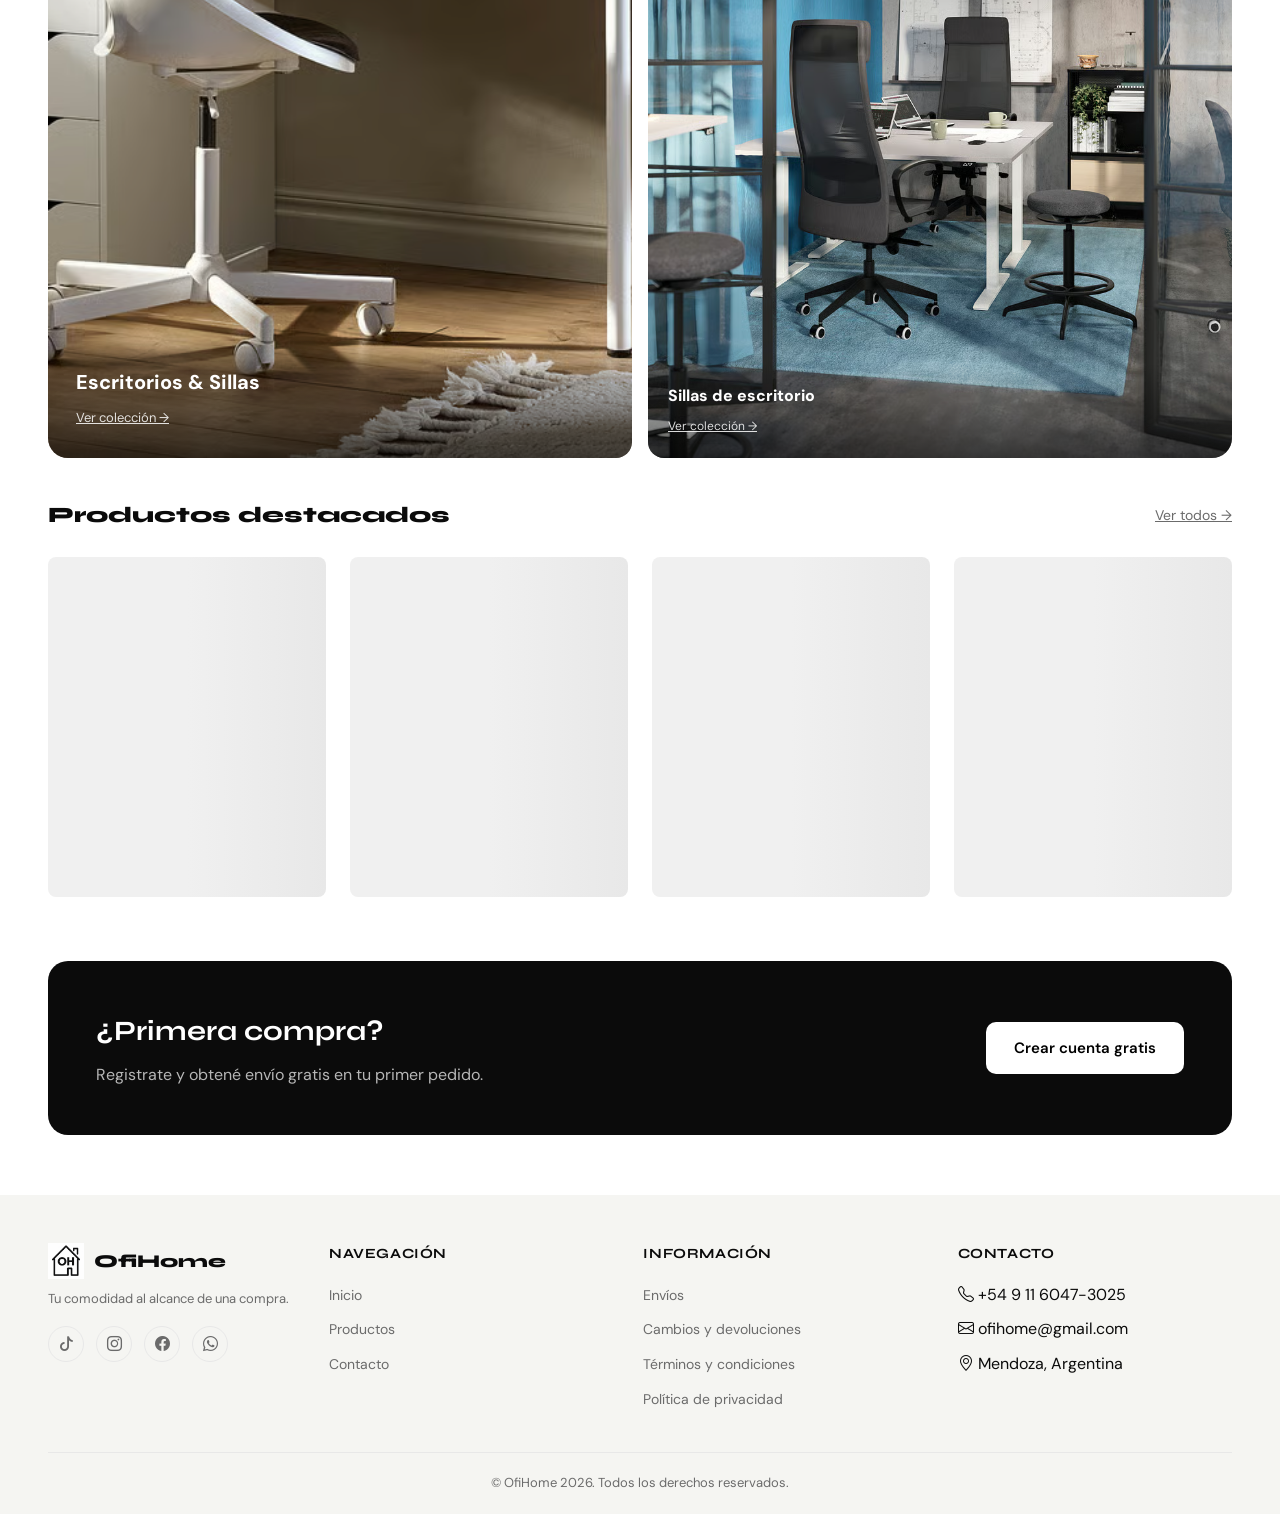
<file: admin/clients.html>
<!doctype html>
<html lang="es">
<head>
  <meta charset="utf-8"/><meta name="viewport" content="width=device-width,initial-scale=1"/>
  <title>OfiHome Admin — Clientes</title>
  <link rel="stylesheet" href="../css/styles.css"/>
  <link rel="stylesheet" href="https://cdn.jsdelivr.net/npm/bootstrap-icons@1.10.5/font/bootstrap-icons.css">
</head>
<body>
<div class="admin-layout">
  <aside class="admin-sidebar">
    <div class="admin-sidebar-brand">
      <div class="logo-box" style="width:36px;height:36px;border:2px solid #fff;border-radius:8px;overflow:hidden;"><img src="../imagen/logo OfiHome.png" alt="Logo"></div>
      <span>OfiHome Admin</span>
    </div>
    <nav class="admin-nav">
      <a href="./index.html"><i class="bi bi-speedometer2"></i> Dashboard</a>
      <a href="./products.html"><i class="bi bi-box-seam"></i> Productos</a>
      <a href="./orders.html"><i class="bi bi-bag-check"></i> Pedidos</a>
      <a href="./clients.html" class="active"><i class="bi bi-people"></i> Clientes</a>
      <a href="./categories.html"><i class="bi bi-tags"></i> Categorías</a>
      <a href="../index.html"><i class="bi bi-arrow-left"></i> Ver tienda</a>
      <a href="#" id="logoutBtn"><i class="bi bi-box-arrow-right"></i> Cerrar sesión</a>
    </nav>
  </aside>

  <main class="admin-main">
    <h1>Clientes</h1>
    <div class="admin-table-container">
      <div class="admin-table-header">
        <h3 id="clientsCount">Clientes</h3>
        <input type="text" id="searchClient" placeholder="Buscar cliente..." style="padding:8px 12px;border:1.5px solid #e8e8e8;border-radius:8px;font-size:14px;outline:none;width:220px;">
      </div>
      <table>
        <thead><tr><th>ID</th><th>Nombre</th><th>Email</th><th>Teléfono</th><th>Acciones</th></tr></thead>
        <tbody id="clientsTable"><tr><td colspan="5" style="text-align:center;padding:24px;color:#999;">Cargando...</td></tr></tbody>
      </table>
    </div>
  </main>
</div>

<script type="module">
  import { requireAdmin, clearSession } from "../js/auth.js";
  import { getClients, deleteClient } from "../js/api.js";
  import { toast } from "../js/utils.js";

  requireAdmin();
  document.getElementById("logoutBtn").addEventListener("click", (e) => { e.preventDefault(); clearSession(); window.location.href = "../index.html"; });

  let clients = await getClients({ limit: 1000 });
  document.getElementById("clientsCount").textContent = `Clientes (${clients.length})`;

  function renderTable(list) {
    const tbody = document.getElementById("clientsTable");
    if (!list.length) { tbody.innerHTML = `<tr><td colspan="5" style="text-align:center;padding:24px;color:#999;">Sin clientes</td></tr>`; return; }
    tbody.innerHTML = list.map(c => `
      <tr>
        <td><strong>#${c.id_key}</strong></td>
        <td>${c.name} ${c.lastname}</td>
        <td>${c.email}</td>
        <td>${c.telephone}</td>
        <td><button class="btn-table-del" data-id="${c.id_key}"><i class="bi bi-trash3"></i> Eliminar</button></td>
      </tr>`).join("");
    tbody.querySelectorAll(".btn-table-del").forEach(btn => {
      btn.addEventListener("click", async () => {
        if (!confirm("¿Eliminar este cliente?")) return;
        try { await deleteClient(btn.dataset.id); toast("Cliente eliminado","success"); clients = await getClients({limit:1000}); renderTable(clients); }
        catch(e) { toast("Error: "+e.message,"error"); }
      });
    });
  }

  renderTable(clients);
  document.getElementById("searchClient").addEventListener("input", (e) => {
    const q = e.target.value.toLowerCase();
    renderTable(clients.filter(c => `${c.name} ${c.lastname} ${c.email}`.toLowerCase().includes(q)));
  });
</script>
</body>
</html>
</file>
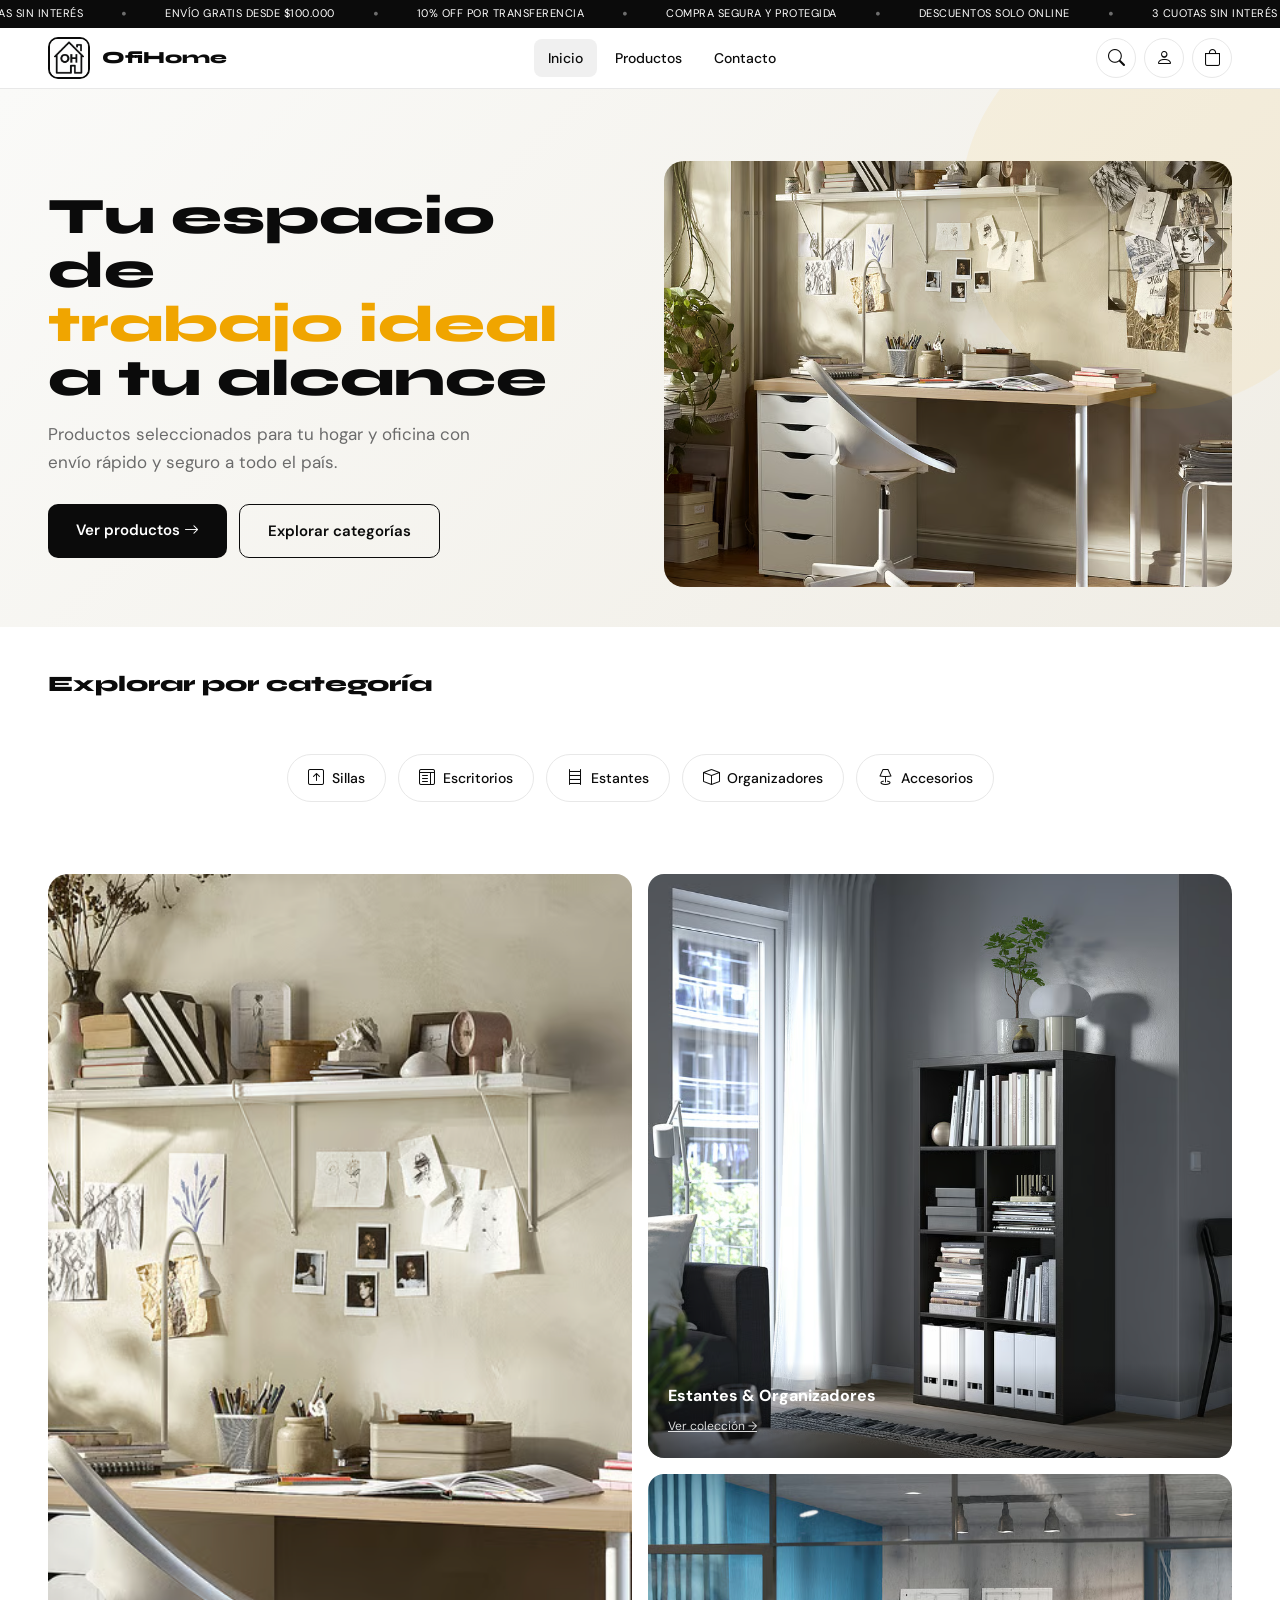
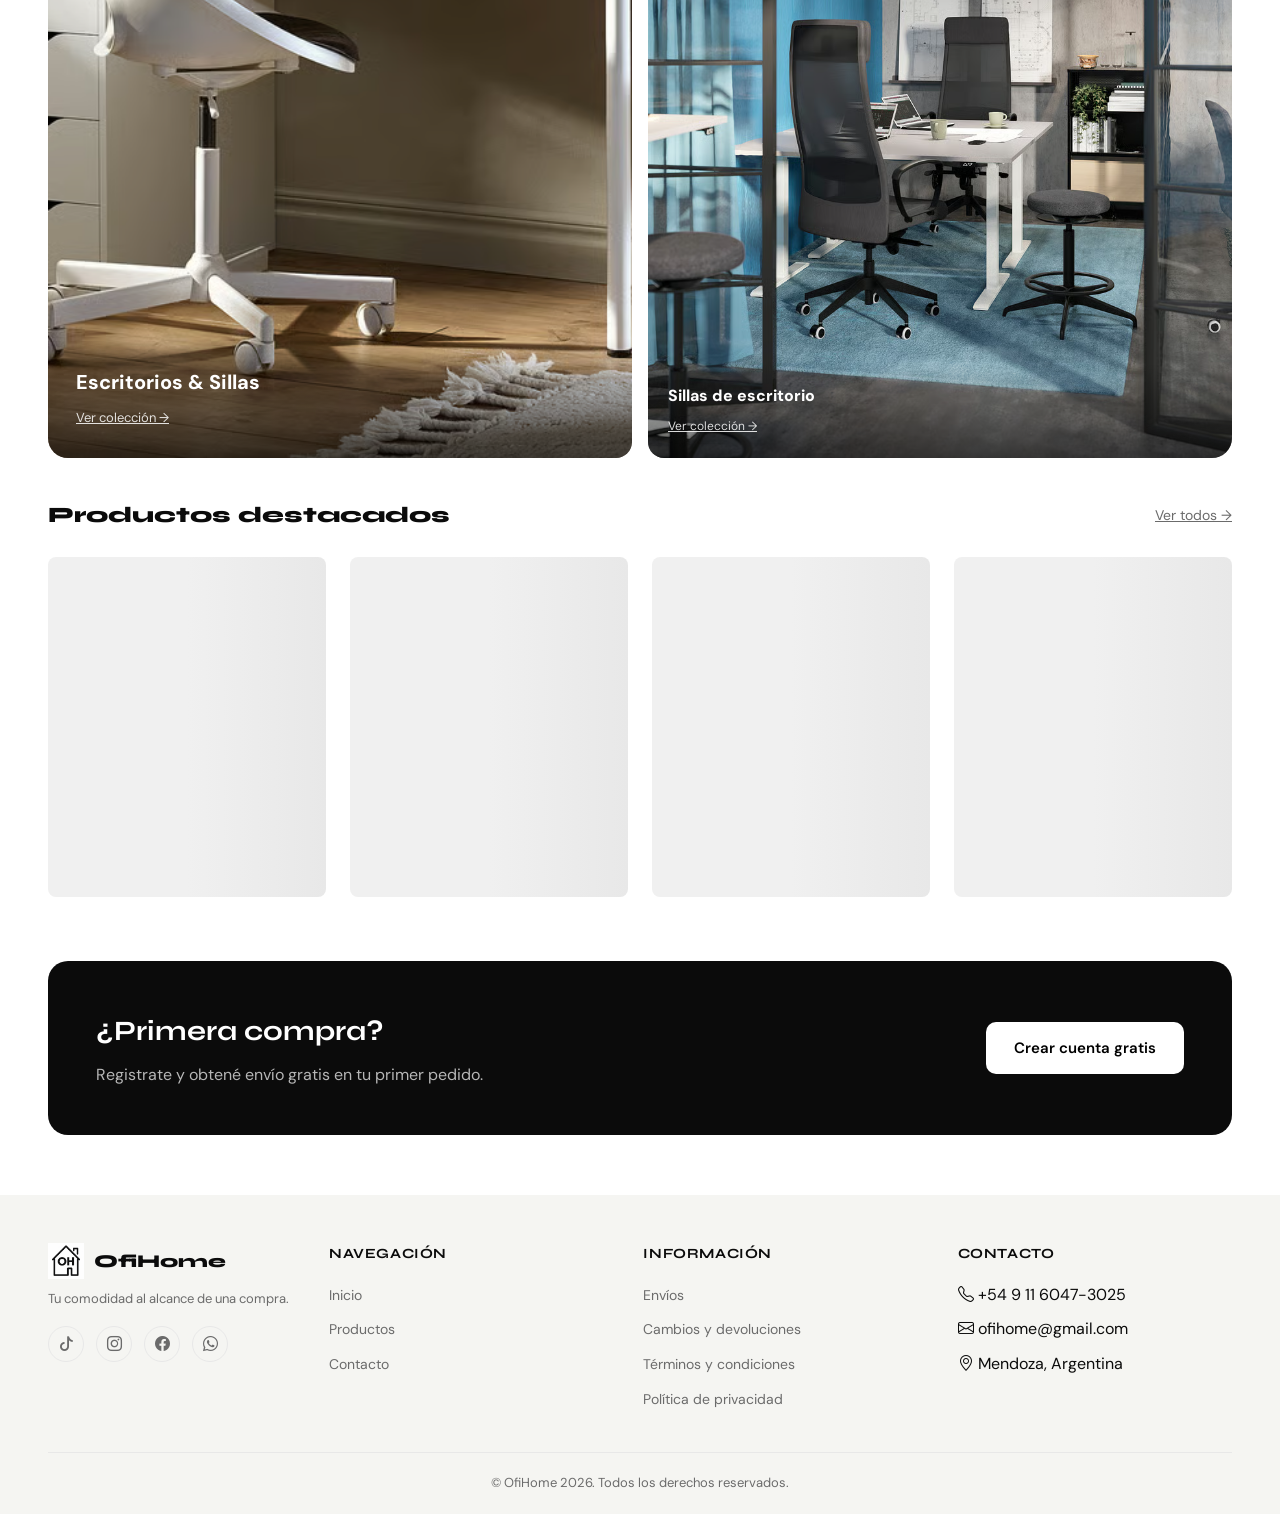
<file: admin/orders.html>
<!doctype html>
<html lang="es">
<head>
  <meta charset="utf-8"/><meta name="viewport" content="width=device-width,initial-scale=1"/>
  <title>OfiHome Admin — Pedidos</title>
  <link rel="stylesheet" href="../css/styles.css"/>
  <link rel="stylesheet" href="https://cdn.jsdelivr.net/npm/bootstrap-icons@1.10.5/font/bootstrap-icons.css">
</head>
<body>
<div class="admin-layout">
  <aside class="admin-sidebar">
    <div class="admin-sidebar-brand">
      <div class="logo-box" style="width:36px;height:36px;border:2px solid #fff;border-radius:8px;overflow:hidden;"><img src="../imagen/logo OfiHome.png" alt="Logo"></div>
      <span>OfiHome Admin</span>
    </div>
    <nav class="admin-nav">
      <a href="./index.html"><i class="bi bi-speedometer2"></i> Dashboard</a>
      <a href="./products.html"><i class="bi bi-box-seam"></i> Productos</a>
      <a href="./orders.html" class="active"><i class="bi bi-bag-check"></i> Pedidos</a>
      <a href="./clients.html"><i class="bi bi-people"></i> Clientes</a>
      <a href="./categories.html"><i class="bi bi-tags"></i> Categorías</a>
      <a href="../index.html"><i class="bi bi-arrow-left"></i> Ver tienda</a>
      <a href="#" id="logoutBtn"><i class="bi bi-box-arrow-right"></i> Cerrar sesión</a>
    </nav>
  </aside>

  <main class="admin-main">
    <h1>Pedidos</h1>

    <!-- Stats rápidas -->
    <div style="display:flex;gap:12px;margin-bottom:24px;flex-wrap:wrap;" id="orderQuickStats"></div>

    <div class="admin-table-container">
      <div class="admin-table-header">
        <h3>Todos los pedidos</h3>
        <select id="filterStatus" style="padding:8px 12px;border:1.5px solid #e8e8e8;border-radius:8px;font-size:14px;outline:none;">
          <option value="">Todos los estados</option>
          <option value="1">Pendiente</option>
          <option value="2">En progreso</option>
          <option value="3">Entregado</option>
          <option value="4">Cancelado</option>
        </select>
      </div>
      <table>
        <thead>
          <tr><th>#</th><th>Fecha</th><th>Cliente</th><th>Total</th><th>Entrega</th><th>Estado</th><th>Acciones</th></tr>
        </thead>
        <tbody id="ordersTable"><tr><td colspan="7" style="text-align:center;padding:24px;color:#999;">Cargando...</td></tr></tbody>
      </table>
    </div>
  </main>
</div>

<script type="module">
  import { requireAdmin, clearSession } from "../js/auth.js";
  import { getOrders, getClients, updateOrder } from "../js/api.js";
  import { formatPrice, formatDate, toast } from "../js/utils.js";
  import { ORDER_STATUS, DELIVERY_METHODS } from "../js/config.js";

  requireAdmin();
  document.getElementById("logoutBtn").addEventListener("click", (e) => { e.preventDefault(); clearSession(); window.location.href = "../index.html"; });

  let orders = [], clients = [];
  [orders, clients] = await Promise.all([getOrders({ limit: 1000 }), getClients({ limit: 1000 })]);

  const clientMap = Object.fromEntries(clients.map(c => [c.id_key, c]));

  // Quick stats
  const statusCount = {};
  orders.forEach(o => { statusCount[o.status] = (statusCount[o.status] || 0) + 1; });
  const colors = { 1:"#fff8e1",2:"#e3f2fd",3:"#e8f5e9",4:"#fce4ec" };
  const textColors = { 1:"#c57a00",2:"#1565c0",3:"#2d7a3a",4:"#e53e3e" };
  document.getElementById("orderQuickStats").innerHTML = Object.entries(ORDER_STATUS).map(([k,v]) => `
    <div style="background:${colors[k]};border-radius:10px;padding:12px 20px;cursor:pointer;" onclick="document.getElementById('filterStatus').value='${k}';renderTable()">
      <div style="font-size:22px;font-weight:800;color:${textColors[k]};">${statusCount[k]||0}</div>
      <div style="font-size:12px;color:${textColors[k]};">${v}</div>
    </div>`).join("");

  function renderTable() {
    const filterStatus = document.getElementById("filterStatus").value;
    let list = [...orders].reverse();
    if (filterStatus) list = list.filter(o => o.status == filterStatus);

    const tbody = document.getElementById("ordersTable");
    if (!list.length) { tbody.innerHTML = `<tr><td colspan="7" style="text-align:center;padding:24px;color:#999;">Sin pedidos</td></tr>`; return; }

    tbody.innerHTML = list.map(o => {
      const c = clientMap[o.client_id];
      return `
        <tr>
          <td><strong>#${o.id_key}</strong></td>
          <td>${formatDate(o.date)}</td>
          <td>${c ? `${c.name} ${c.lastname}` : `#${o.client_id}`}</td>
          <td>${formatPrice(o.total)}</td>
          <td style="font-size:12px;">${DELIVERY_METHODS[o.delivery_method]||"—"}</td>
          <td><span class="order-status-badge status-${o.status}">${ORDER_STATUS[o.status]}</span></td>
          <td>
            <select class="status-change" data-id="${o.id_key}" style="padding:6px;border:1.5px solid #e8e8e8;border-radius:6px;font-size:12px;outline:none;">
              ${Object.entries(ORDER_STATUS).map(([k,v]) => `<option value="${k}" ${o.status==k?"selected":""}>${v}</option>`).join("")}
            </select>
          </td>
        </tr>`;
    }).join("");

    tbody.querySelectorAll(".status-change").forEach(sel => {
      sel.addEventListener("change", async () => {
        const id = parseInt(sel.dataset.id);
        const newStatus = parseInt(sel.value);
        try {
          const order = orders.find(o => o.id_key === id);
          await updateOrder(id, {
            total: order.total,
            delivery_method: order.delivery_method,
            status: newStatus,
            client_id: order.client_id,
            bill_id: order.bill_id
          });
          if (order) order.status = newStatus;
          toast(`Pedido #${id} → ${ORDER_STATUS[newStatus]}`, "success");
          renderTable();
        } catch(e) { toast("Error: " + e.message, "error"); }
      });
    });
  }

  renderTable();
  document.getElementById("filterStatus").addEventListener("change", renderTable);
  window.renderTable = renderTable;
</script>
</body>
</html>
</file>
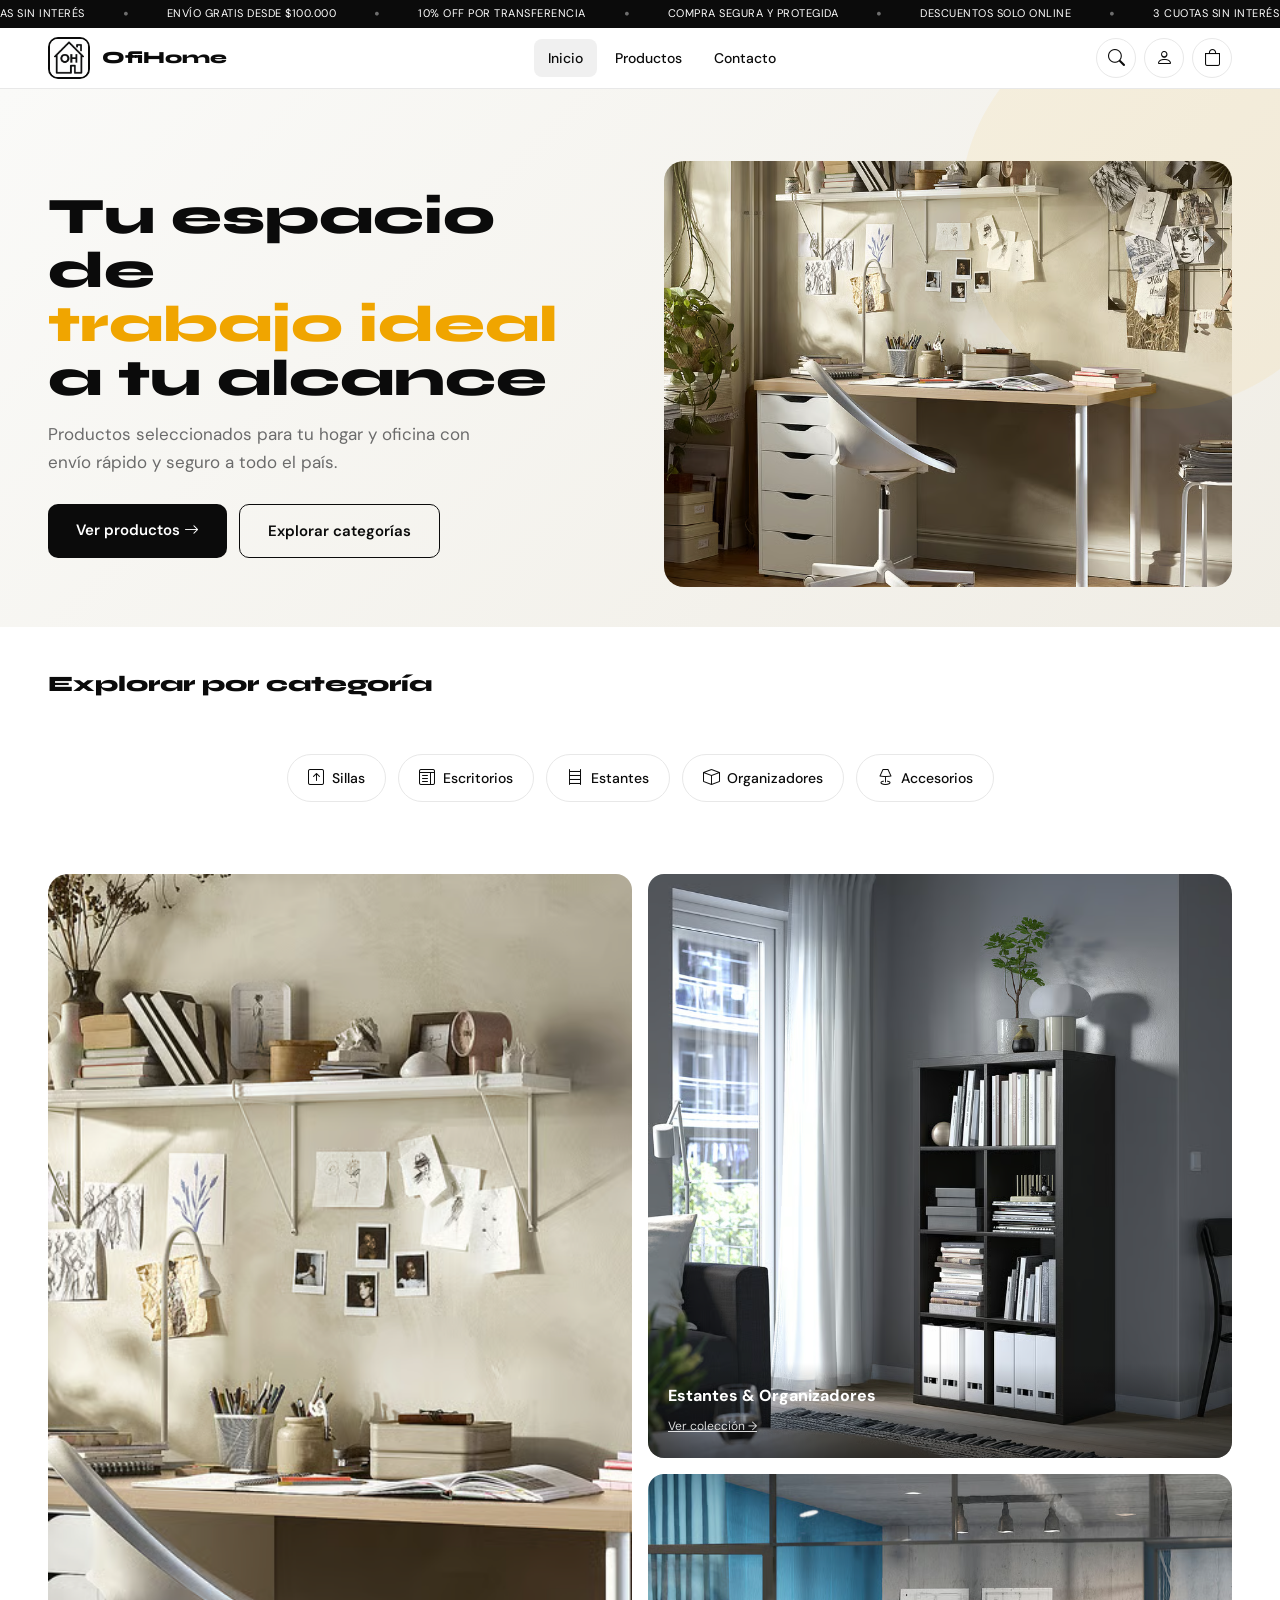
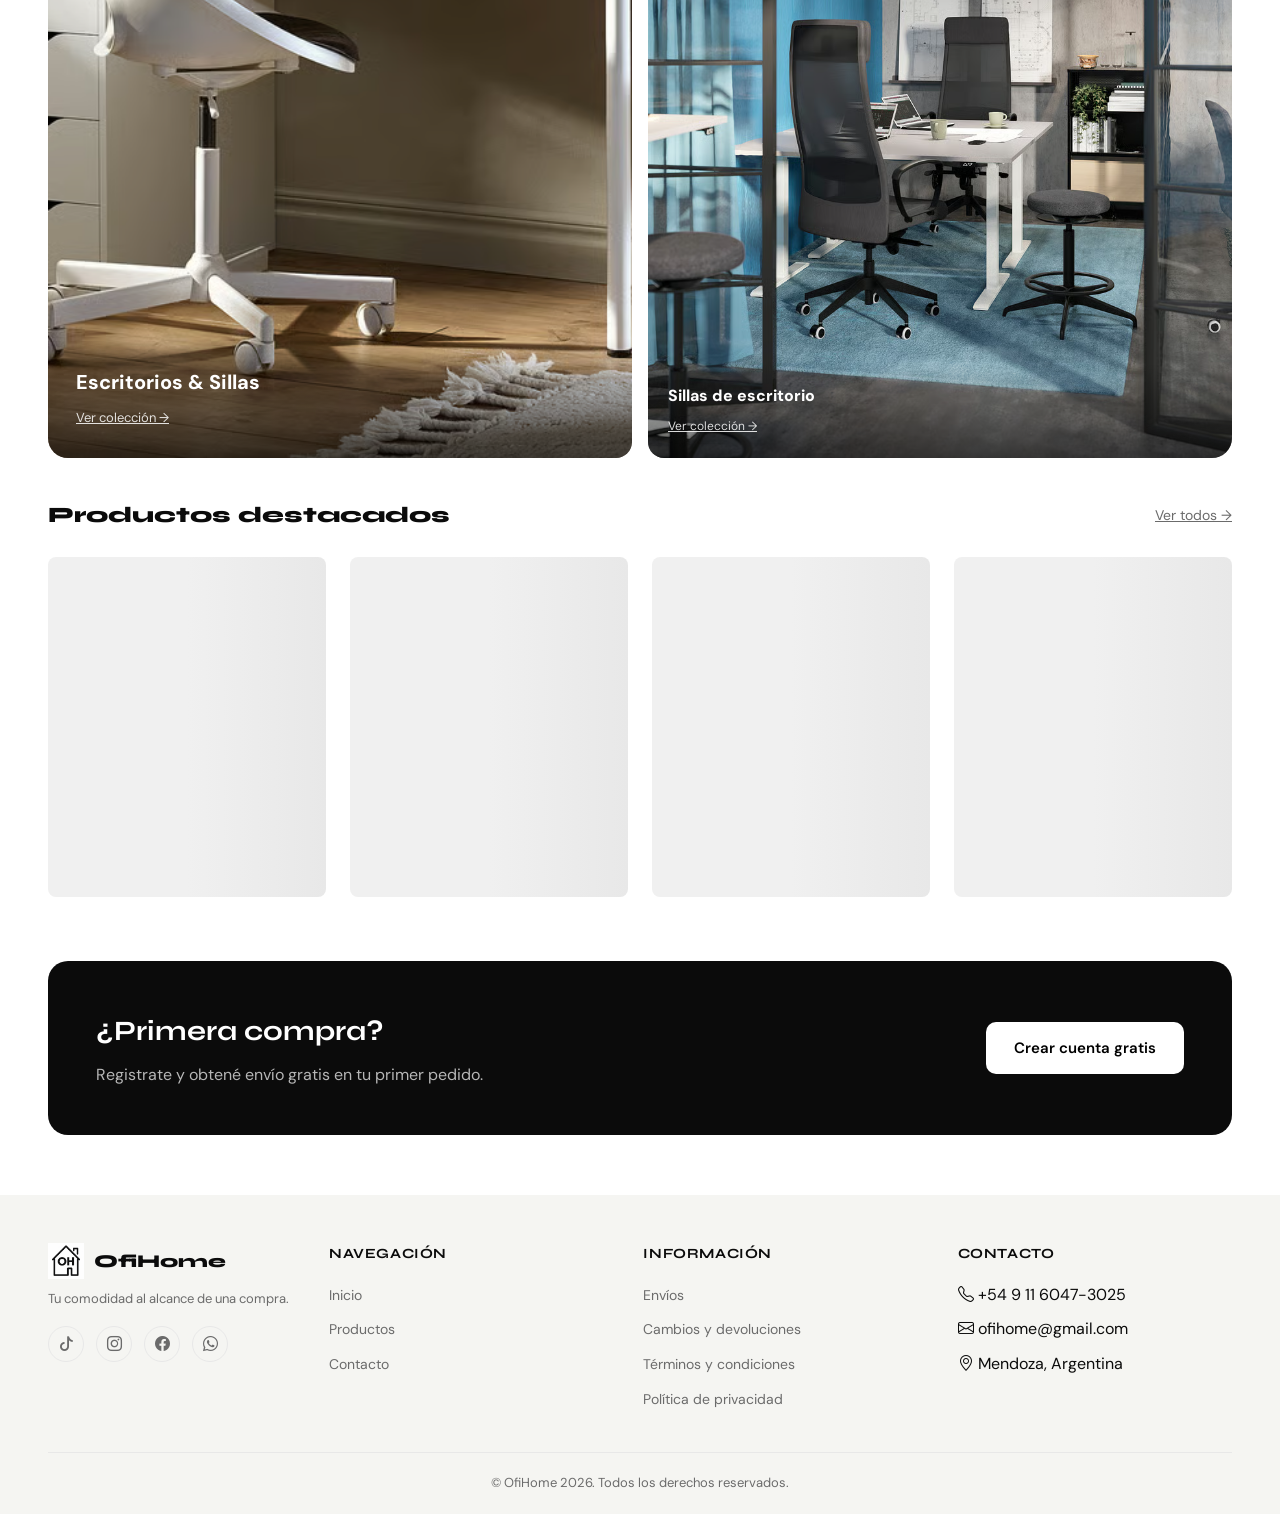
<file: admin/products.html>
<!doctype html>
<html lang="es">
<head>
  <meta charset="utf-8"/><meta name="viewport" content="width=device-width,initial-scale=1"/>
  <title>OfiHome Admin — Productos</title>
  <link rel="stylesheet" href="../css/styles.css"/>
  <link rel="stylesheet" href="https://cdn.jsdelivr.net/npm/bootstrap-icons@1.10.5/font/bootstrap-icons.css">
</head>
<body>
<div class="admin-layout">
  <aside class="admin-sidebar">
    <div class="admin-sidebar-brand">
      <div class="logo-box" style="width:36px;height:36px;border:2px solid #fff;border-radius:8px;overflow:hidden;"><img src="../imagen/logo OfiHome.png" alt="Logo"></div>
      <span>OfiHome Admin</span>
    </div>
    <nav class="admin-nav">
      <a href="./index.html"><i class="bi bi-speedometer2"></i> Dashboard</a>
      <a href="./products.html" class="active"><i class="bi bi-box-seam"></i> Productos</a>
      <a href="./orders.html"><i class="bi bi-bag-check"></i> Pedidos</a>
      <a href="./clients.html"><i class="bi bi-people"></i> Clientes</a>
      <a href="./categories.html"><i class="bi bi-tags"></i> Categorías</a>
      <a href="../index.html"><i class="bi bi-arrow-left"></i> Ver tienda</a>
      <a href="#" id="logoutBtn"><i class="bi bi-box-arrow-right"></i> Cerrar sesión</a>
    </nav>
  </aside>

  <main class="admin-main">
    <h1>Productos</h1>
    <div class="admin-table-container">
      <div class="admin-table-header">
        <h3 id="tableTitle">Todos los productos</h3>
        <button class="btn-admin-add" id="addProductBtn"><i class="bi bi-plus"></i> Nuevo producto</button>
      </div>
      <div style="padding:12px 16px;border-bottom:1px solid #e8e8e8;display:flex;gap:12px;align-items:center;">
        <input type="text" id="searchProduct" placeholder="Buscar producto..." style="padding:8px 12px;border:1.5px solid #e8e8e8;border-radius:8px;font-size:14px;outline:none;flex:1;">
        <select id="filterCat" style="padding:8px 12px;border:1.5px solid #e8e8e8;border-radius:8px;font-size:14px;outline:none;">
          <option value="">Todas las categorías</option>
        </select>
      </div>
      <table>
        <thead>
          <tr><th>ID</th><th>Producto</th><th>Categoría</th><th>Precio</th><th>Stock</th><th>Acciones</th></tr>
        </thead>
        <tbody id="productsTable"><tr><td colspan="6" style="text-align:center;padding:24px;color:#999;">Cargando...</td></tr></tbody>
      </table>
      <div id="adminLoadMoreContainer" style="text-align:center;margin-top:20px;padding-bottom:16px;"></div>
    </div>
  </main>
</div>

<!-- MODAL PRODUCTO -->
<div class="modal-overlay" id="productModal">
  <div class="modal-box">
    <div class="modal-title" id="modalTitle">Nuevo producto</div>
    <div class="auth-form" style="display:flex;flex-direction:column;gap:14px;">
      <input type="hidden" id="modalProductId">
      <div class="form-group"><label style="font-size:13px;font-weight:600;color:#6b6b6b;">Nombre</label><input type="text" id="modalName" required></div>
      <div class="form-grid" style="gap:14px;">
        <div class="form-group"><label style="font-size:13px;font-weight:600;color:#6b6b6b;">Precio</label><input type="number" id="modalPrice" min="0.01" step="0.01" required></div>
        <div class="form-group"><label style="font-size:13px;font-weight:600;color:#6b6b6b;">Stock</label><input type="number" id="modalStock" min="0" value="0" required></div>
      </div>
      <div class="form-group"><label style="font-size:13px;font-weight:600;color:#6b6b6b;">Categoría</label>
        <select id="modalCat" style="padding:12px 14px;border:1.5px solid #e8e8e8;border-radius:9px;font-size:15px;outline:none;font-family:inherit;"></select>
      </div>
      <div class="form-group">
        <label style="font-size:13px;font-weight:600;color:#6b6b6b;">Descripción</label>
        <textarea id="modalDescription" rows="3" placeholder="Descripción del producto..."
          style="padding:12px 14px;border:1.5px solid #e8e8e8;border-radius:9px;font-size:14px;outline:none;font-family:inherit;resize:vertical;width:100%;box-sizing:border-box;"></textarea>
      </div>
      <div class="form-group">
        <label style="font-size:13px;font-weight:600;color:#6b6b6b;">Color</label>
        <input type="text" id="modalColor" placeholder="Ej: Negro, Blanco, Gris...">
      </div>
      <div class="form-group">
        <label style="font-size:13px;font-weight:600;color:#6b6b6b;">Imágenes del producto</label>
        <div id="imgUrlList" style="display:flex;flex-direction:column;gap:8px;margin-bottom:8px;"></div>
        <button type="button" id="addImgUrlBtn" style="padding:8px 14px;border:1.5px dashed #ccc;border-radius:8px;background:none;font-size:13px;cursor:pointer;color:#666;width:100%;">
          <i class="bi bi-plus"></i> Agregar URL de imagen
        </button>
        <div id="imgGalleryPreview" style="display:flex;gap:8px;flex-wrap:wrap;margin-top:10px;"></div>
        <p style="font-size:11px;color:#999;margin-top:6px;">Clic derecho sobre la imagen → "Abrir imagen en nueva pestaña" → copiá esa URL.</p>
      </div>
      <div id="modalError" class="auth-error"></div>
    </div>
    <div class="modal-actions">
      <button class="btn-modal-cancel" id="modalCancel">Cancelar</button>
      <button class="btn-modal-confirm" id="modalConfirm">Guardar</button>
    </div>
  </div>
</div>

<script type="module">
  import { requireAdmin, clearSession } from "../js/auth.js";
  import { getProducts, getCategories, createProduct, updateProduct, deleteProduct } from "../js/api.js";
  import { formatPrice, toast } from "../js/utils.js";

  requireAdmin();
  document.getElementById("logoutBtn").addEventListener("click", (e) => {
    e.preventDefault(); clearSession(); window.location.href = "../index.html";
  });

  let products = [], categories = [];
  const PAGE_SIZE_ADMIN = 10;
  let adminVisibleCount = PAGE_SIZE_ADMIN;
  let lastFilteredList = [];

  async function loadAll() {
    [products, categories] = await Promise.all([getProducts({ limit: 10000 }), getCategories()]);
    const filterCat = document.getElementById("filterCat");
    filterCat.innerHTML = `<option value="">Todas las categorías</option>` +
      categories.map(c => `<option value="${c.id_key}">${c.name}</option>`).join("");
    document.getElementById("modalCat").innerHTML =
      categories.map(c => `<option value="${c.id_key}">${c.name}</option>`).join("");
    lastFilteredList = products;
    adminVisibleCount = PAGE_SIZE_ADMIN;
    renderTable(products);
  }

  function renderTable(list) {
    const tbody = document.getElementById("productsTable");
    const catMap = Object.fromEntries(categories.map(c => [c.id_key, c.name]));

    if (!list.length) {
      tbody.innerHTML = `<tr><td colspan="6" style="text-align:center;padding:24px;color:#999;">Sin productos</td></tr>`;
      updateLoadMoreAdmin(list);
      return;
    }

    const toShow = list.slice(0, adminVisibleCount);
    tbody.innerHTML = toShow.map(p => {
      const img = p.image_url ? p.image_url.split(",")[0].trim() : "";
      const stockColor = p.stock === 0 ? "#e53e3e" : p.stock < 5 ? "#d97706" : "#2d7a3a";
      return `<tr>
        <td style="padding:12px 16px;font-weight:600;">#${p.id_key}</td>
        <td style="padding:12px 16px;">
          <div style="display:flex;align-items:center;gap:10px;">
            <img src="${img}" alt="${p.name}" onerror="this.style.visibility='hidden'"
              style="width:44px;height:44px;object-fit:cover;border-radius:6px;border:1px solid #e8e8e8;flex-shrink:0;background:#f5f5f5;">
            <span>${p.name}</span>
          </div>
        </td>
        <td style="padding:12px 16px;">${catMap[p.category_id] || "—"}</td>
        <td style="padding:12px 16px;">${formatPrice(p.price)}</td>
        <td style="padding:12px 16px;font-weight:700;color:${stockColor};">${p.stock}</td>
        <td style="padding:12px 16px;">
          <button class="btn-table-edit" data-id="${p.id_key}"><i class="bi bi-pencil"></i> Editar</button>
          <button class="btn-table-del" data-id="${p.id_key}"><i class="bi bi-trash3"></i> Eliminar</button>
        </td>
      </tr>`;
    }).join("");

    tbody.querySelectorAll(".btn-table-edit").forEach(btn => {
      btn.addEventListener("click", () => openEdit(parseInt(btn.dataset.id)));
    });
    tbody.querySelectorAll(".btn-table-del").forEach(btn => {
      btn.addEventListener("click", () => confirmDelete(parseInt(btn.dataset.id)));
    });

    updateLoadMoreAdmin(list);
  }

  function updateLoadMoreAdmin(list) {
    const container = document.getElementById("adminLoadMoreContainer");
    if (list.length > adminVisibleCount) {
      const remaining = list.length - adminVisibleCount;
      container.innerHTML = `<button id="adminLoadMoreBtn"
        style="padding:12px 32px;border:2px solid #000;border-radius:10px;background:#fff;font-size:14px;font-weight:700;cursor:pointer;">
        Ver más productos (${remaining} restantes)
      </button>`;
      document.getElementById("adminLoadMoreBtn").addEventListener("click", () => {
        adminVisibleCount += PAGE_SIZE_ADMIN;
        renderTable(lastFilteredList);
      });
    } else {
      container.innerHTML = "";
    }
  }

  // Filtros
  function getFiltered() {
    const q = document.getElementById("searchProduct").value.toLowerCase();
    const cat = document.getElementById("filterCat").value;
    return products.filter(p =>
      (!q || p.name.toLowerCase().includes(q)) &&
      (!cat || p.category_id == cat)
    );
  }
  document.getElementById("searchProduct").addEventListener("input", () => {
    lastFilteredList = getFiltered();
    adminVisibleCount = PAGE_SIZE_ADMIN;
    renderTable(lastFilteredList);
  });
  document.getElementById("filterCat").addEventListener("change", () => {
    lastFilteredList = getFiltered();
    adminVisibleCount = PAGE_SIZE_ADMIN;
    renderTable(lastFilteredList);
  });

  // Galería de imágenes
  let imgUrls = [];

  function renderImgList() {
    const list = document.getElementById("imgUrlList");
    list.innerHTML = imgUrls.map((url, i) => `
      <div style="display:flex;gap:8px;align-items:center;">
        <input type="url" value="${url}" placeholder="https://ejemplo.com/imagen.jpg"
          data-idx="${i}" style="flex:1;padding:9px 12px;border:1.5px solid #e8e8e8;border-radius:8px;font-size:13px;outline:none;">
        <button type="button" data-remove="${i}"
          style="padding:6px 10px;border:1.5px solid #fecaca;border-radius:8px;background:#fff5f5;color:#e53e3e;cursor:pointer;">
          <i class="bi bi-trash3"></i>
        </button>
      </div>`).join("");
    list.querySelectorAll("input[data-idx]").forEach(inp => {
      inp.addEventListener("input", () => { imgUrls[parseInt(inp.dataset.idx)] = inp.value.trim(); renderGalleryPreview(); });
    });
    list.querySelectorAll("button[data-remove]").forEach(btn => {
      btn.addEventListener("click", () => { imgUrls.splice(parseInt(btn.dataset.remove), 1); renderImgList(); renderGalleryPreview(); });
    });
  }

  function renderGalleryPreview() {
    const box = document.getElementById("imgGalleryPreview");
    const valid = imgUrls.filter(u => u);
    box.innerHTML = valid.map(url => `
      <img src="${url}" alt="preview" onerror="this.style.display='none'"
        style="width:80px;height:80px;object-fit:cover;border-radius:8px;border:1.5px solid #e8e8e8;">`).join("");
  }

  document.getElementById("addImgUrlBtn").addEventListener("click", () => { imgUrls.push(""); renderImgList(); });

  function resetImgState(existingImageUrl = "") {
    imgUrls = existingImageUrl ? existingImageUrl.split(",").map(u => u.trim()).filter(Boolean) : [];
    renderImgList();
    renderGalleryPreview();
  }

  // Modal
  const modal = document.getElementById("productModal");
  const openModal = () => modal.classList.add("open");
  const closeModal = () => { modal.classList.remove("open"); document.getElementById("modalError").classList.remove("show"); resetImgState(); };

  document.getElementById("addProductBtn").addEventListener("click", () => {
    document.getElementById("modalTitle").textContent = "Nuevo producto";
    document.getElementById("modalProductId").value = "";
    document.getElementById("modalName").value = "";
    document.getElementById("modalPrice").value = "";
    document.getElementById("modalStock").value = "0";
    document.getElementById("modalDescription").value = "";
    document.getElementById("modalColor").value = "";
    resetImgState();
    openModal();
  });

  function openEdit(id) {
    const p = products.find(x => x.id_key === id);
    if (!p) return;
    document.getElementById("modalTitle").textContent = "Editar producto";
    document.getElementById("modalProductId").value = p.id_key;
    document.getElementById("modalName").value = p.name;
    document.getElementById("modalPrice").value = p.price;
    document.getElementById("modalStock").value = p.stock;
    document.getElementById("modalCat").value = p.category_id;
    document.getElementById("modalDescription").value = p.description || "";
    document.getElementById("modalColor").value = p.color || "";
    resetImgState(p.image_url || "");
    openModal();
  }

  document.getElementById("modalCancel").addEventListener("click", closeModal);
  modal.addEventListener("click", (e) => { if (e.target === modal) closeModal(); });

  document.getElementById("modalConfirm").addEventListener("click", async () => {
    const id = document.getElementById("modalProductId").value;
    const validUrls = imgUrls.filter(u => u.trim());
    const data = {
      name: document.getElementById("modalName").value.trim(),
      price: parseFloat(document.getElementById("modalPrice").value),
      stock: parseInt(document.getElementById("modalStock").value),
      category_id: parseInt(document.getElementById("modalCat").value),
      image_url: validUrls.length ? validUrls.join(",") : null,
      description: document.getElementById("modalDescription").value.trim() || null,
      color: document.getElementById("modalColor").value.trim() || null,
    };
    const errEl = document.getElementById("modalError");
    if (!data.name || isNaN(data.price) || data.price <= 0) {
      errEl.textContent = "Completá todos los campos correctamente."; errEl.classList.add("show"); return;
    }
    try {
      if (id) { await updateProduct(id, data); toast("Producto actualizado", "success"); }
      else { await createProduct(data); toast("Producto creado — ¡ya aparece en la tienda!", "success"); }
      closeModal();
      await loadAll();
    } catch(e) { errEl.textContent = e.message; errEl.classList.add("show"); }
  });

  async function confirmDelete(id) {
    if (!confirm("¿Eliminar este producto? Esta acción no se puede deshacer.")) return;
    try {
      await deleteProduct(id);
      toast("Producto eliminado", "success");
      await loadAll();
    } catch(e) { toast("No se puede eliminar: " + e.message, "error"); }
  }

  await loadAll();
</script>
</body>
</html>
</file>
<file: css/styles.css>
@import url('https://fonts.googleapis.com/css2?family=Syne:wght@400;600;700;800&family=DM+Sans:wght@300;400;500&display=swap');

:root {
  --bg: #ffffff;
  --fg: #0b0b0b;
  --muted: #6b6b6b;
  --line: #e8e8e8;
  --accent: #1a1a1a;
  --accent2: #f0a500;
  --surface: #f7f7f5;
  --danger: #e53e3e;
  --success: #2d7a3a;
  --radius: 12px;
  --shadow: 0 2px 16px rgba(0,0,0,.08);
  --shadow-lg: 0 8px 40px rgba(0,0,0,.14);
}

*, *::before, *::after { box-sizing: border-box; margin: 0; padding: 0; }

body {
  font-family: 'DM Sans', ui-sans-serif, system-ui, sans-serif;
  background: var(--bg);
  color: var(--fg);
  line-height: 1.6;
}

h1,h2,h3,h4,h5 { font-family: 'Syne', sans-serif; }
a { color: inherit; text-decoration: none; }
img { max-width: 100%; display: block; }
button { cursor: pointer; font-family: inherit; }

/* ══════════════════════════════════════════
   HEADER
══════════════════════════════════════════ */
.site-header {
  position: sticky; top: 0; z-index: 100;
  background: var(--bg);
  border-bottom: 1px solid var(--line);
}

.topbar {
  height: 28px; background: #0b0b0b; color: #fff;
  overflow: hidden; display: flex; align-items: center;
}
.topbar-track {
  display: inline-flex; align-items: center;
  gap: 18px; white-space: nowrap; padding: 0 18px;
}
.promo-item { font-size: 11px; letter-spacing:.5px; margin-right:20px; }
.promo-sep { opacity:.4; margin-right:20px; }

.mainbar {
  height: 60px; padding: 0 48px;
  display: grid; grid-template-columns: auto 1fr auto;
  align-items: center; gap: 12px;
}

.brand { display:flex; align-items:center; gap:12px; }
.logo-box {
  width:42px; height:42px; border:2px solid var(--fg);
  border-radius:10px; display:grid; place-items:center;
  overflow:hidden;
}
.logo-box img { width:100%; height:100%; object-fit:contain; }
.brand-name { font-family:'Syne',sans-serif; font-weight:800; font-size:17px; }

.nav { display:flex; justify-content:center; gap:4px; }
.nav-link {
  font-size:14px; font-weight:500; padding:8px 14px;
  border-radius:8px; color:var(--fg); transition:background .15s;
}
.nav-link:hover, .nav-link.active { background:#f0f0f0; }

.actions { display:flex; justify-content:flex-end; align-items:center; gap:8px; position:relative; }

.icon-btn {
  position:relative; width:40px; height:40px; border-radius:999px;
  border:1px solid var(--line); background:#fff;
  display:grid; place-items:center; color:var(--fg); transition:background .15s;
}
.icon-btn:hover { background:#f4f4f4; }
.icon-btn i { font-size:17px; }

.badge {
  position:absolute; top:-5px; right:-5px;
  min-width:18px; height:18px; padding:0 5px;
  border-radius:999px; background:var(--fg); color:#fff;
  font-size:11px; display:grid; place-items:center;
  border:2px solid #fff; font-weight:700;
}

/* ── Mini carrito ── */
.cart-wrapper { position:relative; }
.mini-cart-panel {
  position:absolute; top:calc(100% + 12px); right:0;
  width:340px; background:#fff; border:1px solid var(--line);
  border-radius:var(--radius); box-shadow:var(--shadow-lg);
  opacity:0; pointer-events:none; transform:translateY(-8px);
  transition:opacity .2s, transform .2s; z-index:200;
}
.mini-cart-panel.open { opacity:1; pointer-events:all; transform:translateY(0); }
.mini-cart-header { padding:16px 20px 12px; font-weight:700; font-family:'Syne',sans-serif; border-bottom:1px solid var(--line); font-size:15px; }
.mini-cart-items { max-height:280px; overflow-y:auto; padding:8px 0; }
.mini-cart-item {
  display:flex; justify-content:space-between; align-items:center;
  padding:10px 20px; gap:12px;
}
.mini-cart-item:hover { background:var(--surface); }
.mci-info { flex:1; min-width:0; }
.mci-name { font-size:13px; font-weight:500; white-space:nowrap; overflow:hidden; text-overflow:ellipsis; display:block; }
.mci-qty { font-size:12px; color:var(--muted); }
.mci-right { display:flex; align-items:center; gap:8px; }
.mci-price { font-size:13px; font-weight:600; white-space:nowrap; }
.mci-remove {
  background:none; border:none; padding:4px;
  color:var(--muted); border-radius:4px;
}
.mci-remove:hover { color:var(--danger); background:#fff0f0; }
.mini-cart-empty { padding:32px 20px; text-align:center; color:var(--muted); }
.mini-cart-empty p { margin-top:8px; font-size:14px; }
.mini-cart-footer { padding:14px 20px; border-top:1px solid var(--line); }
.mini-cart-total { display:flex; justify-content:space-between; margin-bottom:12px; font-size:15px; }
.mini-cart-total strong { font-size:17px; }
.btn-cart-view, .btn-checkout-mini {
  display:block; text-align:center; padding:10px;
  border-radius:8px; font-weight:600; font-size:14px;
  transition:background .15s;
}
.btn-cart-view { border:1.5px solid var(--fg); margin-bottom:8px; }
.btn-cart-view:hover { background:var(--fg); color:#fff; }
.btn-checkout-mini { background:var(--fg); color:#fff; }
.btn-checkout-mini:hover { background:#333; }

/* ── Buscador overlay ── */
.search-overlay {
  position:fixed; inset:0; background:rgba(0,0,0,.5);
  z-index:500; display:grid; place-items:start center;
  padding-top:120px; opacity:0; pointer-events:none; transition:opacity .2s;
}
.search-overlay.open { opacity:1; pointer-events:all; }
.search-box {
  background:#fff; border-radius:16px; padding:24px;
  width:min(600px, 90vw); box-shadow:var(--shadow-lg);
}
.search-box input {
  width:100%; border:none; outline:none; font-size:20px;
  font-family:'Syne',sans-serif; padding:8px 0;
  border-bottom:2px solid var(--fg);
}
.search-hint { font-size:12px; color:var(--muted); margin-top:8px; }

/* ══════════════════════════════════════════
   HERO
══════════════════════════════════════════ */
.hero {
  padding:72px 48px 40px;
  background: linear-gradient(135deg, #fafaf8 0%, #f0ede5 100%);
  position:relative; overflow:hidden;
}
.hero::before {
  content:''; position:absolute; right:-80px; top:-80px;
  width:400px; height:400px; border-radius:50%;
  background:rgba(240,165,0,.07); pointer-events:none;
}
.hero-inner {
  max-width:1200px; margin:0 auto;
  display:grid; grid-template-columns:1fr 1fr; gap:48px; align-items:center;
}
.hero-text h1 {
  font-size:clamp(32px,4vw,54px); line-height:1.05; font-weight:800;
  margin-bottom:16px;
}
.hero-text h1 span { color:var(--accent2); }
.hero-text p { font-size:17px; color:var(--muted); max-width:440px; margin-bottom:28px; }
.hero-actions { display:flex; gap:12px; flex-wrap:wrap; }
.btn-primary {
  background:var(--fg); color:#fff; padding:14px 28px;
  border-radius:10px; font-weight:600; font-size:15px;
  border:none; transition:background .15s, transform .1s;
}
.btn-primary:hover { background:#333; transform:translateY(-1px); }
.btn-secondary {
  background:transparent; color:var(--fg); padding:14px 28px;
  border-radius:10px; font-weight:600; font-size:15px;
  border:1.5px solid var(--fg); transition:background .15s;
}
.btn-secondary:hover { background:var(--fg); color:#fff; }
.hero-img { border-radius:20px; overflow:hidden; aspect-ratio:4/3; }
.hero-img img { width:100%; height:100%; object-fit:cover; }

/* ══════════════════════════════════════════
   CATEGORÍAS STRIP
══════════════════════════════════════════ */
.categories-strip {
  padding:32px 48px; display:flex; gap:12px; overflow-x:auto;
  scrollbar-width:none; justify-content:center; flex-wrap:wrap;
}
.categories-strip::-webkit-scrollbar { display:none; }
.cat-chip {
  display:flex; align-items:center; gap:8px;
  padding:10px 20px; border-radius:999px;
  border:1.5px solid var(--line); background:#fff;
  font-size:14px; font-weight:500; white-space:nowrap;
  cursor:pointer; transition:all .15s; color:var(--fg);
}
.cat-chip i { font-size:16px; }
.cat-chip:hover, .cat-chip.active {
  background:var(--fg); color:#fff; border-color:var(--fg);
}

/* ══════════════════════════════════════════
   PRODUCTOS GRID
══════════════════════════════════════════ */
.section-header {
  display:flex; justify-content:space-between; align-items:center;
  padding:0 48px; margin-bottom:24px;
}
.section-header h2 { font-size:22px; font-weight:800; }
.section-header a { font-size:14px; color:var(--muted); text-decoration:underline; }

.products-grid {
  display:grid;
  grid-template-columns:repeat(auto-fill, minmax(260px, 1fr));
  gap:24px; padding:0 48px 48px;
}

.product-card {
  border-radius:var(--radius); border:1px solid var(--line);
  overflow:hidden; background:#fff; transition:box-shadow .2s, transform .2s;
  display:flex; flex-direction:column;
}
.product-card:hover { box-shadow:var(--shadow-lg); transform:translateY(-2px); }

.product-card-img {
  aspect-ratio:4/3; overflow:hidden; background:var(--surface);
  position:relative;
}
.product-card-img img {
  width:100%; height:100%; object-fit:cover; transition:transform .3s;
}
.product-card:hover .product-card-img img { transform:scale(1.04); }

.stock-badge {
  position:absolute; top:10px; right:10px;
  font-size:11px; font-weight:700; padding:4px 10px;
  border-radius:999px; background:#fff; border:1.5px solid var(--line);
}
.stock-badge.low { border-color:var(--accent2); color:var(--accent2); }
.stock-badge.out { border-color:var(--danger); color:var(--danger); background:#fff5f5; }

.product-card-body { padding:16px; flex:1; display:flex; flex-direction:column; }
.product-cat { font-size:11px; text-transform:uppercase; letter-spacing:.8px; color:var(--muted); margin-bottom:6px; }
.product-name { font-family:'Syne',sans-serif; font-weight:700; font-size:15px; margin-bottom:8px; line-height:1.3; }
.product-rating { display:flex; align-items:center; gap:4px; margin-bottom:10px; }
.stars { color:var(--accent2); font-size:13px; letter-spacing:1px; }
.rating-count { font-size:12px; color:var(--muted); }
.product-price { font-family:'Syne',sans-serif; font-size:20px; font-weight:800; margin-top:auto; margin-bottom:14px; }
.product-price .price-orig { font-size:14px; font-weight:400; color:var(--muted); text-decoration:line-through; margin-right:6px; }

.btn-add-cart {
  width:100%; padding:11px; border-radius:9px;
  border:none; background:var(--fg); color:#fff;
  font-weight:600; font-size:14px; transition:background .15s;
  display:flex; align-items:center; justify-content:center; gap:8px;
}
.btn-add-cart:hover { background:#2d2d2d; }
.btn-add-cart:disabled { background:#ccc; cursor:not-allowed; }

/* ══════════════════════════════════════════
   PÁGINA DE PRODUCTOS
══════════════════════════════════════════ */
.products-page {
  max-width:1400px; margin:0 auto; padding:32px 48px;
  display:grid; grid-template-columns:220px 1fr; gap:32px;
}

.filters-sidebar { position:sticky; top:80px; align-self:start; }
.filter-group { margin-bottom:28px; }
.filter-group h4 { font-size:13px; text-transform:uppercase; letter-spacing:.8px; color:var(--muted); margin-bottom:12px; }
.filter-group label { display:flex; align-items:center; gap:8px; font-size:14px; margin-bottom:8px; cursor:pointer; }
.filter-group input[type=checkbox] { accent-color:var(--fg); width:15px; height:15px; }
.price-range { display:flex; align-items:center; gap:8px; }
.price-range input {
  flex:1; padding:8px 10px; border:1.5px solid var(--line);
  border-radius:8px; font-size:13px; outline:none;
}
.price-range input:focus { border-color:var(--fg); }

.products-main-header {
  display:flex; justify-content:space-between; align-items:center; margin-bottom:20px;
}
.products-count { font-size:14px; color:var(--muted); }
.sort-select {
  padding:8px 12px; border:1.5px solid var(--line); border-radius:8px;
  font-size:14px; outline:none; cursor:pointer;
}

/* ══════════════════════════════════════════
   PÁGINA DETALLE PRODUCTO
══════════════════════════════════════════ */
.product-detail-page {
  max-width:1100px; margin:0 auto; padding:40px 48px;
  display:grid; grid-template-columns:1fr 1fr; gap:56px;
}
.product-detail-gallery { position:sticky; top:80px; }
.detail-img-main { border-radius:16px; overflow:hidden; aspect-ratio:1; background:var(--surface); }
.detail-img-main img { width:100%; height:100%; object-fit:cover; }

.detail-cat { font-size:12px; text-transform:uppercase; letter-spacing:.8px; color:var(--muted); margin-bottom:8px; }
.detail-name { font-size:32px; font-weight:800; line-height:1.1; margin-bottom:12px; }
.detail-price { font-size:36px; font-weight:800; margin:16px 0; }
.detail-stock { font-size:14px; margin-bottom:20px; }
.detail-stock span { font-weight:600; }
.detail-stock.low { color:var(--accent2); }
.detail-stock.out { color:var(--danger); }

.qty-selector { display:flex; align-items:center; gap:16px; margin-bottom:24px; }
.qty-selector label { font-size:14px; font-weight:500; }
.qty-control { display:flex; align-items:center; border:1.5px solid var(--line); border-radius:10px; overflow:hidden; }
.qty-control button {
  width:36px; height:36px; border:none; background:none;
  font-size:18px; font-weight:700; transition:background .1s;
}
.qty-control button:hover { background:var(--surface); }
.qty-control input {
  width:48px; text-align:center; border:none; outline:none;
  font-size:15px; font-weight:600;
}
.btn-detail-cart {
  width:100%; padding:15px; border-radius:10px;
  border:none; background:var(--fg); color:#fff;
  font-size:16px; font-weight:700; margin-bottom:12px;
  transition:background .15s;
}
.btn-detail-cart:hover { background:#2d2d2d; }
.detail-desc { margin-top:24px; }
.detail-desc h3 { font-size:16px; margin-bottom:8px; }
.detail-desc p { font-size:14px; color:var(--muted); line-height:1.7; }

.reviews-section { margin-top:40px; border-top:1px solid var(--line); padding-top:32px; }
.reviews-section h3 { font-size:20px; font-weight:800; margin-bottom:24px; }
.review-card { padding:16px 0; border-bottom:1px solid var(--line); }
.review-card:last-child { border-bottom:none; }
.review-header { display:flex; justify-content:space-between; margin-bottom:6px; }
.review-stars { color:var(--accent2); }
.review-date { font-size:12px; color:var(--muted); }
.review-text { font-size:14px; line-height:1.6; }

.review-form { margin-top:24px; padding:20px; background:var(--surface); border-radius:var(--radius); }
.review-form h4 { font-size:16px; font-weight:700; margin-bottom:16px; }
.star-picker { display:flex; gap:8px; margin-bottom:14px; }
.star-picker button {
  background:none; border:none; font-size:24px; color:#ddd;
  transition:color .1s;
}
.star-picker button.active { color:var(--accent2); }

/* ══════════════════════════════════════════
   CARRITO PÁGINA
══════════════════════════════════════════ */
.cart-page { max-width:1000px; margin:40px auto; padding:0 48px; }
.cart-page h1 { font-size:28px; font-weight:800; margin-bottom:28px; }
.cart-layout { display:grid; grid-template-columns:1fr 360px; gap:32px; }

.cart-items-list { display:flex; flex-direction:column; gap:16px; }
.cart-item {
  display:grid; grid-template-columns:80px 1fr auto auto;
  gap:16px; align-items:center; padding:16px;
  border:1px solid var(--line); border-radius:var(--radius);
}
.cart-item-img { width:80px; height:80px; border-radius:10px; overflow:hidden; background:var(--surface); }
.cart-item-img img { width:100%; height:100%; object-fit:cover; }
.cart-item-name { font-weight:600; font-size:15px; margin-bottom:4px; }
.cart-item-price { font-size:13px; color:var(--muted); }
.cart-item-subtotal { font-weight:700; font-size:16px; white-space:nowrap; }
.cart-item-remove { background:none; border:none; color:var(--muted); font-size:20px; padding:4px; border-radius:6px; }
.cart-item-remove:hover { color:var(--danger); background:#fff5f5; }

.order-summary {
  background:var(--surface); border-radius:var(--radius);
  padding:24px; position:sticky; top:80px; align-self:start;
}
.order-summary h3 { font-size:18px; font-weight:800; margin-bottom:20px; }
.summary-row { display:flex; justify-content:space-between; margin-bottom:12px; font-size:14px; }
.summary-row.total { font-size:17px; font-weight:700; border-top:1px solid var(--line); padding-top:14px; margin-top:6px; }
.btn-checkout {
  width:100%; padding:14px; border-radius:10px;
  border:none; background:var(--fg); color:#fff;
  font-size:16px; font-weight:700; margin-top:16px; transition:background .15s;
}
.btn-checkout:hover { background:#2d2d2d; }

/* ══════════════════════════════════════════
   CHECKOUT
══════════════════════════════════════════ */
.checkout-page { max-width:900px; margin:40px auto; padding:0 48px; }
.checkout-page h1 { font-size:28px; font-weight:800; margin-bottom:32px; }
.checkout-layout { display:grid; grid-template-columns:1fr 360px; gap:32px; }

.checkout-step { margin-bottom:32px; }
.step-title {
  font-size:16px; font-weight:700; margin-bottom:16px;
  padding-bottom:10px; border-bottom:2px solid var(--fg);
}

.form-grid { display:grid; grid-template-columns:1fr 1fr; gap:14px; }
.form-grid.full { grid-template-columns:1fr; }
.form-group { display:flex; flex-direction:column; gap:6px; }
.form-group.span2 { grid-column:span 2; }
.form-group label { font-size:13px; font-weight:600; color:var(--muted); text-transform:uppercase; letter-spacing:.4px; }
.form-group input, .form-group select {
  padding:12px 14px; border:1.5px solid var(--line);
  border-radius:9px; font-size:15px; outline:none;
  font-family:inherit; transition:border-color .15s;
}
.form-group input:focus, .form-group select:focus { border-color:var(--fg); }

.payment-options { display:flex; gap:12px; }
.pay-option {
  flex:1; padding:14px; border:2px solid var(--line);
  border-radius:10px; text-align:center; cursor:pointer;
  transition:border-color .15s; font-size:14px; font-weight:500;
}
.pay-option.selected { border-color:var(--fg); background:#f5f5f3; }
.pay-option i { display:block; font-size:22px; margin-bottom:6px; }

.btn-place-order {
  width:100%; padding:15px; border-radius:10px;
  border:none; background:var(--fg); color:#fff;
  font-size:16px; font-weight:700; margin-top:16px; transition:background .15s;
}
.btn-place-order:hover { background:#333; }

/* ══════════════════════════════════════════
   LOGIN / REGISTRO
══════════════════════════════════════════ */
.auth-page {
  min-height:100vh; display:grid; place-items:center;
  background:linear-gradient(135deg,#fafaf8,#f0ede5);
  padding:40px 20px;
}
.auth-card {
  background:#fff; border-radius:20px; box-shadow:var(--shadow-lg);
  width:min(480px,100%); overflow:hidden;
}
.auth-header { background:var(--fg); color:#fff; padding:32px; text-align:center; }
.auth-logo { display:flex; align-items:center; justify-content:center; gap:12px; margin-bottom:8px; }
.auth-logo .logo-box { border-color:#fff; }
.auth-logo span { font-family:'Syne',sans-serif; font-weight:800; font-size:20px; }
.auth-header p { opacity:.7; font-size:14px; }
.auth-body { padding:32px; }
.auth-tabs { display:flex; gap:0; border:1.5px solid var(--line); border-radius:10px; margin-bottom:28px; overflow:hidden; }
.auth-tab {
  flex:1; padding:10px; text-align:center; border:none;
  background:none; font-weight:600; font-size:14px; cursor:pointer; transition:all .15s;
}
.auth-tab.active { background:var(--fg); color:#fff; }
.auth-form { display:flex; flex-direction:column; gap:14px; }
.auth-form .form-group { display:flex; flex-direction:column; gap:6px; }
.auth-form label { font-size:13px; font-weight:600; color:var(--muted); }
.auth-form input {
  padding:12px 14px; border:1.5px solid var(--line);
  border-radius:9px; font-size:15px; outline:none; transition:border-color .15s;
}
.auth-form input:focus { border-color:var(--fg); }
.auth-submit {
  padding:13px; border-radius:10px; border:none;
  background:var(--fg); color:#fff; font-size:15px;
  font-weight:700; margin-top:4px; transition:background .15s;
}
.auth-submit:hover { background:#2d2d2d; }
.auth-error {
  padding:10px 14px; border-radius:8px; background:#fff5f5;
  color:var(--danger); font-size:14px; border:1px solid #fecaca;
  display:none;
}
.auth-error.show { display:block; }

/* ══════════════════════════════════════════
   PERFIL
══════════════════════════════════════════ */
.profile-page { max-width:900px; margin:40px auto; padding:0 48px; }
.profile-header {
  display:flex; align-items:center; gap:24px;
  padding:28px; background:var(--surface); border-radius:var(--radius);
  margin-bottom:32px;
}
.profile-avatar {
  width:72px; height:72px; border-radius:50%;
  background:var(--fg); color:#fff; display:grid; place-items:center;
  font-family:'Syne',sans-serif; font-size:28px; font-weight:800;
}
.profile-info h2 { font-size:22px; font-weight:800; margin-bottom:4px; }
.profile-info p { font-size:14px; color:var(--muted); }

.profile-tabs { display:flex; gap:0; border-bottom:2px solid var(--line); margin-bottom:28px; }
.profile-tab {
  padding:12px 20px; border:none; background:none;
  font-size:14px; font-weight:500; cursor:pointer; color:var(--muted);
  border-bottom:2px solid transparent; margin-bottom:-2px; transition:all .15s;
}
.profile-tab.active { color:var(--fg); border-bottom-color:var(--fg); font-weight:700; }
.tab-panel { display:none; }
.tab-panel.active { display:block; }

.orders-list { display:flex; flex-direction:column; gap:12px; }
.order-card {
  border:1px solid var(--line); border-radius:var(--radius); padding:20px;
  display:flex; justify-content:space-between; align-items:center;
}
.order-meta h4 { font-size:15px; font-weight:700; margin-bottom:4px; }
.order-meta p { font-size:13px; color:var(--muted); }
.order-status-badge {
  padding:5px 14px; border-radius:999px; font-size:12px; font-weight:700;
  text-transform:uppercase; letter-spacing:.5px;
}
.status-1 { background:#fff8e1; color:#c57a00; }
.status-2 { background:#e3f2fd; color:#1565c0; }
.status-3 { background:#e8f5e9; color:var(--success); }
.status-4 { background:#fce4ec; color:var(--danger); }

/* ══════════════════════════════════════════
   ADMIN
══════════════════════════════════════════ */
.admin-layout { display:grid; grid-template-columns:240px 1fr; min-height:100vh; }

.admin-sidebar {
  background:var(--fg); color:#fff;
  padding:32px 0; position:sticky; top:0; height:100vh;
  overflow-y:auto;
}
.admin-sidebar-brand {
  padding:0 24px 28px; display:flex; align-items:center; gap:12px;
  border-bottom:1px solid rgba(255,255,255,.12); margin-bottom:16px;
}
.admin-sidebar-brand .logo-box { border-color:#fff; }
.admin-sidebar-brand span { font-family:'Syne',sans-serif; font-weight:800; font-size:16px; }

.admin-nav a {
  display:flex; align-items:center; gap:12px;
  padding:13px 24px; font-size:14px; font-weight:500;
  color:rgba(255,255,255,.7); transition:all .15s;
}
.admin-nav a:hover, .admin-nav a.active {
  background:rgba(255,255,255,.1); color:#fff;
}
.admin-nav a i { font-size:17px; }

.admin-main { padding:36px; background:#f9f9f7; }
.admin-main h1 { font-size:26px; font-weight:800; margin-bottom:28px; }

.stats-grid {
  display:grid; grid-template-columns:repeat(4,1fr); gap:16px; margin-bottom:32px;
}
.stat-card {
  background:#fff; border-radius:var(--radius); padding:20px;
  border:1px solid var(--line);
}
.stat-card-icon {
  width:44px; height:44px; border-radius:10px;
  display:grid; place-items:center; margin-bottom:12px; font-size:20px;
}
.stat-card-icon.blue { background:#e3f2fd; color:#1565c0; }
.stat-card-icon.green { background:#e8f5e9; color:var(--success); }
.stat-card-icon.orange { background:#fff8e1; color:#c57a00; }
.stat-card-icon.purple { background:#f3e5f5; color:#7b1fa2; }
.stat-label { font-size:12px; text-transform:uppercase; letter-spacing:.6px; color:var(--muted); margin-bottom:4px; }
.stat-value { font-family:'Syne',sans-serif; font-size:28px; font-weight:800; }

.admin-table-container {
  background:#fff; border-radius:var(--radius); border:1px solid var(--line);
  overflow:hidden; margin-bottom:24px;
}
.admin-table-header {
  padding:16px 20px; display:flex; justify-content:space-between;
  align-items:center; border-bottom:1px solid var(--line);
}
.admin-table-header h3 { font-size:16px; font-weight:700; }
.btn-admin-add {
  padding:9px 18px; border-radius:8px; border:none;
  background:var(--fg); color:#fff; font-size:13px; font-weight:600;
  display:flex; align-items:center; gap:6px; transition:background .15s;
}
.btn-admin-add:hover { background:#333; }

table { width:100%; border-collapse:collapse; }
th {
  padding:12px 16px; text-align:left; font-size:12px;
  text-transform:uppercase; letter-spacing:.6px; color:var(--muted);
  border-bottom:1px solid var(--line); background:#fafaf9;
}
td { padding:14px 16px; font-size:14px; border-bottom:1px solid var(--line); }
tr:last-child td { border-bottom:none; }
tr:hover td { background:#fafaf9; }

.btn-table-edit, .btn-table-del {
  padding:6px 12px; border-radius:6px; border:none;
  font-size:12px; font-weight:600; margin-right:4px;
}
.btn-table-edit { background:#f0f0f0; color:var(--fg); }
.btn-table-edit:hover { background:#e0e0e0; }
.btn-table-del { background:#fff0f0; color:var(--danger); }
.btn-table-del:hover { background:#fecaca; }

/* ── Modal ── */
.modal-overlay {
  position:fixed; inset:0; background:rgba(0,0,0,.5);
  z-index:1000; display:grid; place-items:center;
  opacity:0; pointer-events:none; transition:opacity .2s;
}
.modal-overlay.open { opacity:1; pointer-events:all; }
.modal-box {
  background:#fff; border-radius:16px; padding:32px;
  width:min(520px,90vw); box-shadow:var(--shadow-lg);
  transform:translateY(20px); transition:transform .2s;
}
.modal-overlay.open .modal-box { transform:translateY(0); }
.modal-title { font-size:20px; font-weight:800; margin-bottom:20px; }
.modal-actions { display:flex; gap:10px; justify-content:flex-end; margin-top:20px; }
.btn-modal-cancel {
  padding:10px 20px; border-radius:8px; border:1.5px solid var(--line);
  background:#fff; font-size:14px; font-weight:600;
}
.btn-modal-confirm {
  padding:10px 20px; border-radius:8px; border:none;
  background:var(--fg); color:#fff; font-size:14px; font-weight:600;
}

/* ══════════════════════════════════════════
   TOAST
══════════════════════════════════════════ */
#toastContainer {
  position:fixed; bottom:24px; right:24px; z-index:999;
  display:flex; flex-direction:column; gap:10px;
}
.toast {
  padding:14px 20px; border-radius:10px; background:#1a1a1a;
  color:#fff; font-size:14px; font-weight:500; max-width:320px;
  box-shadow:var(--shadow-lg); animation:toastIn .3s ease;
  display:flex; align-items:center; gap:10px;
}
.toast.success { background:#1a3a1a; border-left:4px solid #4caf50; }
.toast.error { background:#3a1a1a; border-left:4px solid var(--danger); }
.toast.info { background:#1a2a3a; border-left:4px solid #2196f3; }
@keyframes toastIn { from{opacity:0;transform:translateY(12px)} to{opacity:1;transform:translateY(0)} }

/* ══════════════════════════════════════════
   EMPTY STATE / LOADING
══════════════════════════════════════════ */
.empty-state { text-align:center; padding:64px 20px; color:var(--muted); }
.empty-state i { font-size:48px; margin-bottom:16px; opacity:.5; }
.empty-state h3 { font-size:20px; font-weight:700; margin-bottom:8px; color:var(--fg); }
.empty-state p { font-size:14px; }

.skeleton { background:linear-gradient(90deg,#f0f0f0 25%,#e8e8e8 50%,#f0f0f0 75%); background-size:200% 100%; animation:shimmer 1.5s infinite; border-radius:8px; }
@keyframes shimmer { 0%{background-position:200% 0} 100%{background-position:-200% 0} }

.loading-spinner {
  width:40px; height:40px; border:3px solid var(--line);
  border-top-color:var(--fg); border-radius:50%;
  animation:spin .8s linear infinite; margin:40px auto;
}
@keyframes spin { to{transform:rotate(360deg)} }

/* ══════════════════════════════════════════
   FOOTER
══════════════════════════════════════════ */
.site-footer { background:#f5f5f2; padding:48px 48px 20px; margin-top:60px; }
.footer-content {
  display:grid; grid-template-columns:auto 1fr 1fr 1fr;
  gap:40px; margin-bottom:32px;
}
.footer-section h3 { font-size:14px; font-weight:700; text-transform:uppercase; letter-spacing:.6px; margin-bottom:16px; }
.footer-section ul { list-style:none; }
.footer-section ul li { margin-bottom:9px; }
.footer-section ul li a { font-size:14px; color:var(--muted); transition:color .15s; }
.footer-section ul li a:hover { color:var(--fg); }
.footer-brand-name { font-family:'Syne',sans-serif; font-weight:800; font-size:18px; }
.brand-slogan { font-size:13px; color:var(--muted); margin-top:8px; }
.social-icons { display:flex; gap:12px; margin-top:16px; }
.social-icons a { width:36px; height:36px; border-radius:50%; border:1.5px solid var(--line); display:grid; place-items:center; font-size:15px; color:var(--muted); transition:all .15s; }
.social-icons a:hover { background:var(--fg); color:#fff; border-color:var(--fg); }
.footer-copyright { text-align:center; padding-top:20px; border-top:1px solid var(--line); color:var(--muted); font-size:13px; }

/* ══════════════════════════════════════════
   UTILIDADES
══════════════════════════════════════════ */
.container { max-width:1400px; margin:0 auto; padding:0 48px; }
.text-muted { color:var(--muted); }
.text-center { text-align:center; }
.mt-8 { margin-top:8px; } .mt-16 { margin-top:16px; } .mt-24 { margin-top:24px; }
.hidden { display:none !important; }

/* ══════════════════════════════════════════
   RESPONSIVE
══════════════════════════════════════════ */
@media (max-width:900px) {
  .mainbar { padding:0 20px; }
  .hero-inner { grid-template-columns:1fr; }
  .hero-img { display:none; }
  .products-grid { padding:0 20px 32px; grid-template-columns:repeat(auto-fill,minmax(200px,1fr)); }
  .products-page { grid-template-columns:1fr; padding:20px; }
  .filters-sidebar { position:static; }
  .cart-layout, .checkout-layout, .product-detail-page { grid-template-columns:1fr; }
  .admin-layout { grid-template-columns:1fr; }
  .admin-sidebar { height:auto; position:static; }
  .stats-grid { grid-template-columns:repeat(2,1fr); }
  .footer-content { grid-template-columns:1fr 1fr; }
  .section-header, .hero { padding-left:20px; padding-right:20px; }
  .categories-strip { padding:20px; }
}
</file>
